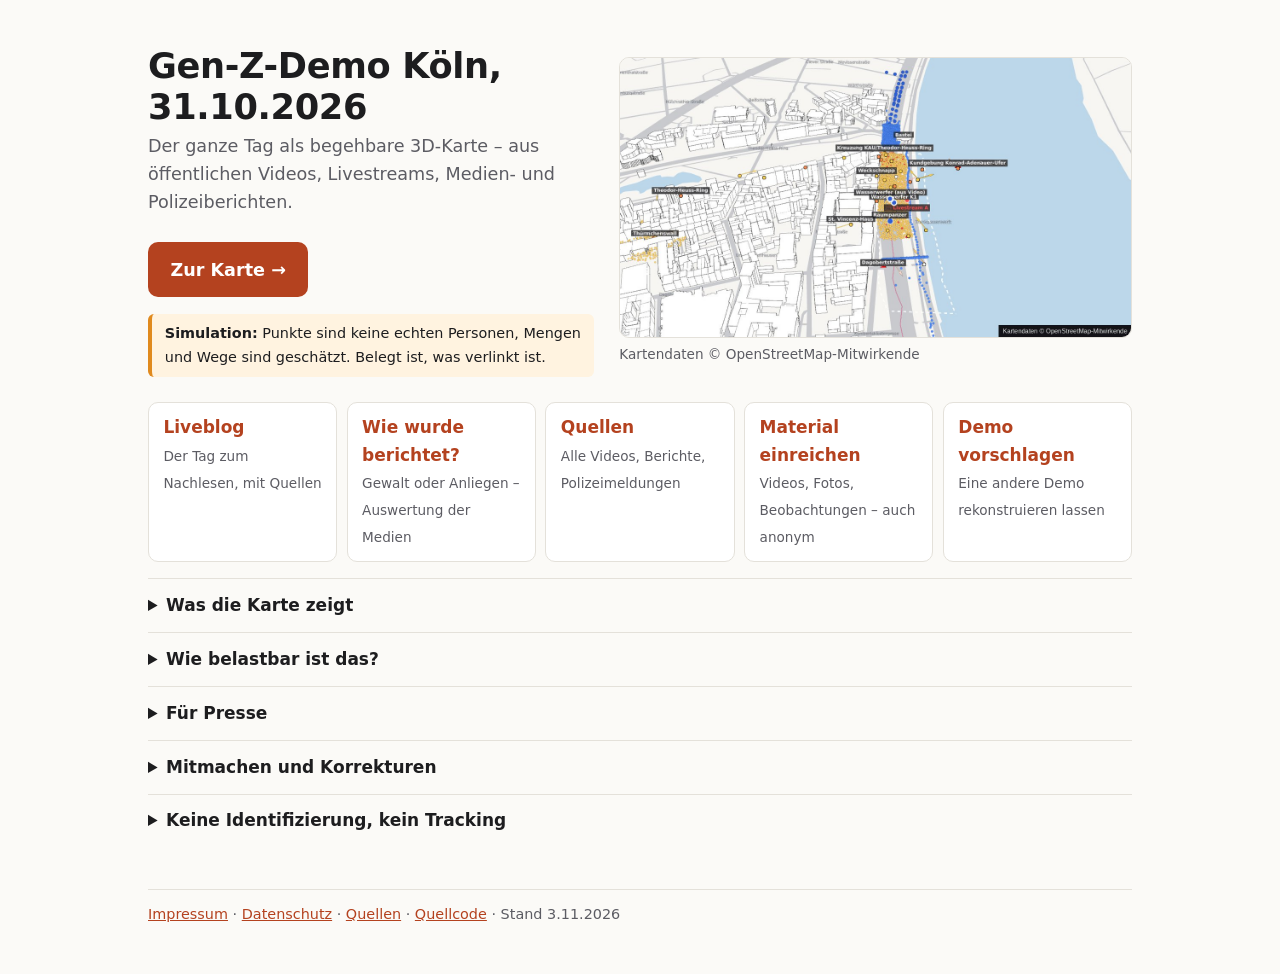
<file: seite/index.html>
<!doctype html>
<html lang="de">
<head>
<meta charset="utf-8">
<meta property="og:type" content="website">
<meta property="og:site_name" content="Protest-Watch">
<meta property="og:locale" content="de_DE">
<meta property="og:title" content="Protest-Watch – Gen-Z-Demo Köln, 31.10.2026">
<meta property="og:description" content="Die Demo als begehbare 3D-Karte mit Zeitachse, zusammengesetzt aus öffentlichen Videos, Livestreams und Medienberichten. Mengen sind simuliert.">
<meta property="og:url" content="https://protest-watch.org/">
<meta property="og:image" content="https://protest-watch.org/teilen.jpg?v=3">
<meta property="og:image:width" content="1200">
<meta property="og:image:height" content="630">
<meta property="og:image:alt" content="Ausschnitt der 3D-Karte am Kölner Rheinufer mit simulierten Punkten für Menge und Polizei, daneben der Titel Gen-Z-Demo Köln, 31. Oktober 2026">
<meta name="twitter:card" content="summary_large_image">
<meta name="viewport" content="width=device-width, initial-scale=1">
<meta http-equiv="Content-Security-Policy" content="default-src 'self'; img-src 'self'; style-src 'self' 'unsafe-inline'; script-src 'self'; base-uri 'none'; form-action 'none'">
<title>Protest-Watch – Gen-Z-Demo Köln, 31.10.2026</title>
<meta name="description" content="Begehbare 3D-Rekonstruktion der Gen-Z-Demo in Köln am 31. Oktober 2026 aus öffentlichen Videos, Livestreams und Medienberichten.">
<script src="weiterleitung.js"></script>
<style>
  :root { --text: #1d1d1f; --leise: #5c5c63; --grund: #fbfaf7; --karte: #ffffff; --linie: #e4e1da;
          --akzent: #b4421f; --warn-grund: #fff3e0; --warn-rand: #e08a1e; color-scheme: light dark; }
  @media (prefers-color-scheme: dark) {
    :root { --text: #ecebe8; --leise: #a4a3a0; --grund: #151517; --karte: #1e1e21; --linie: #333338;
            --akzent: #f08a63; --warn-grund: #3a2a12; --warn-rand: #ffb347; }
  }
  * { box-sizing: border-box; }
  body { margin: 0; background: var(--grund); color: var(--text);
         font: 17px/1.6 system-ui, -apple-system, "Segoe UI", Roboto, sans-serif; }
  main { max-width: 46rem; margin: 0 auto; padding: 2.5rem 1.25rem 3rem; }
  h1 { font-size: 2.2rem; line-height: 1.15; margin: 0 0 .3rem; letter-spacing: -.01em; }
  h2 { font-size: 1.2rem; margin: 2.2rem 0 .5rem; }
  .unterzeile { color: var(--leise); margin: 0 0 1.6rem; font-size: 1.1rem; }
  .los { display: inline-block; background: var(--akzent); color: #fff; font-weight: 650; text-decoration: none;
         padding: .85rem 1.4rem; border-radius: 10px; font-size: 1.1rem; }
  .los:hover { filter: brightness(1.08); }
  .klein { font-size: .9rem; color: var(--leise); }
  .warnung { background: var(--warn-grund); border: 1px solid var(--warn-rand); border-left-width: 6px; border-radius: 10px;
             padding: .9rem 1.1rem; margin: 1.6rem 0; }
  .warnung b:first-child { display: block; margin-bottom: .2rem; }
  figure { margin: 1.8rem 0; }
  figure img { width: 100%; height: auto; border-radius: 10px; border: 1px solid var(--linie); display: block; }
  figcaption { font-size: .85rem; color: var(--leise); margin-top: .4rem; }
  ul { padding-left: 1.2rem; } li { margin: .3rem 0; }
  a { color: var(--akzent); }
  .karten { display: grid; grid-template-columns: repeat(auto-fit, minmax(13rem, 1fr)); gap: .8rem; margin: .6rem 0; }
  .karten div { background: var(--karte); border: 1px solid var(--linie); border-radius: 10px; padding: .8rem 1rem; }
  .karten b { display: block; margin-bottom: .2rem; }
  footer { margin-top: 2.6rem; border-top: 1px solid var(--linie); padding-top: .8rem; font-size: .9rem; color: var(--leise); }
  .oben { display: grid; grid-template-columns: 1fr 1.15fr; gap: 1.6rem; align-items: center; margin-top: .4rem; }
  .oben figure { margin: 0; }
  @media (max-width: 760px) { .oben { grid-template-columns: 1fr; gap: 1rem; } .oben figure { order: -1; } h1 { font-size: 1.8rem; } }
  main.breit { max-width: 64rem; }
  .hinweis-kurz { font-size: .9rem; background: var(--warn-grund); border-left: 4px solid var(--warn-rand); padding: .5rem .8rem;
                  border-radius: 6px; margin: 1rem 0 0; }
  .wege { display: grid; grid-template-columns: repeat(auto-fit, minmax(11rem, 1fr)); gap: .6rem; margin: 1.6rem 0 1rem; }
  .wege a { display: block; background: var(--karte); border: 1px solid var(--linie); border-radius: 10px; padding: .7rem .9rem;
            text-decoration: none; color: var(--text); }
  .wege a:hover { border-color: var(--akzent); }
  .wege b { display: block; color: var(--akzent); }
  .wege span { font-size: .85rem; color: var(--leise); }
  details { border-top: 1px solid var(--linie); padding: .5rem 0; }
  details summary { cursor: pointer; font-weight: 600; padding: .3rem 0; }
  details[open] summary { margin-bottom: .4rem; }
</style>
</head>
<body>
<main class="breit">
  <div class="oben">
    <div>
      <h1>Gen-Z-Demo Köln, 31.10.2026</h1>
      <p class="unterzeile">Der ganze Tag als begehbare 3D-Karte – aus öffentlichen Videos, Livestreams, Medien- und Polizeiberichten.</p>
      <p><a class="los" href="/karte/">Zur Karte →</a></p>
      <p class="hinweis-kurz"><b>Simulation:</b> Punkte sind keine echten Personen, Mengen und Wege sind geschätzt. Belegt ist, was verlinkt ist.</p>
    </div>
    <figure>
      <a href="/karte/"><img src="vorschau.jpg" width="1200" height="654"
        alt="Ausschnitt der Karte um 16:49 Uhr: weiße 3D-Gebäude am Rheinufer zwischen Bastei und Dagobertstraße, gelbe Punkte für die geschätzte Menge, blaue für Polizei und Fahrzeuge"></a>
      <figcaption>Kartendaten © OpenStreetMap-Mitwirkende</figcaption>
    </figure>
  </div>

  <nav class="wege" aria-label="Weitere Seiten">
    <a href="/liveblog/"><b>Liveblog</b><span>Der Tag zum Nachlesen, mit Quellen</span></a>
    
    <a href="/berichterstattung/"><b>Wie wurde berichtet?</b><span>Gewalt oder Anliegen – Auswertung der Medien</span></a>
    
    <a href="/quellen/"><b>Quellen</b><span>Alle Videos, Berichte, Polizeimeldungen</span></a>
    <a href="/einreichen/"><b>Material einreichen</b><span>Videos, Fotos, Beobachtungen – auch anonym</span></a>
        <a href="/vorschlagen/"><b>Demo vorschlagen</b><span>Eine andere Demo rekonstruieren lassen</span></a>
      </nav>

  <details><summary>Was die Karte zeigt</summary>
  <div class="karten">
    <div><b>Ereignisse</b>Was wann wo passiert ist, laut Medien und Polizei – jeweils mit Quelle und Datum.</div>
    <div><b>Videos am Ort</b>Wo eine Aufnahme entstand und wohin die Kamera zeigte. Das Original lädt erst nach einem Klick.</div>
    <div><b>Livestreams</b>Die Wege von vier Livestreams, Minute für Minute; Stream und Zeitachse laufen gemeinsam.</div>
    <div><b>Menge und Polizei</b>Geschätzte Zahlen als simulierte Punkte oder als Dichte, die in Videobildern gezählt wurde, und als Verlauf über den Tag.</div>
  </div>

  </details>
  <details><summary>Wie belastbar ist das?</summary>
  <ul>
    <li>Jede Angabe aus Medien oder von der Polizei ist verlinkt. Vorwürfe stehen nur mit Quelle da und sind als
      unbestätigt gekennzeichnet.</li>
    <li>Jeder verortete Ort und jede Uhrzeit hat eine Sicherheitsangabe (hoch, mittel, niedrig) mit Begründung.</li>
    <li>Die Mengen sind eine Simulation: Sie verteilen geschätzte Zahlen auf die Flächen, auf denen Videos und
      Berichte Menschen zeigen. Eine offizielle Gesamtzahl der Polizeikräfte gibt es nicht.</li>
    <li>Alle verwendeten Videos, Berichte und Polizeimeldungen stehen in der <a href="/quellen/">Quellenliste</a>, der Ablauf
      zum Nachlesen im <a href="/liveblog/">rekonstruierten Liveblog</a>.</li>
    <li>Daten und Methode sind offen: <a href="https://github.com/oswaltx/protest-watch">Quellcode und Daten auf GitHub</a>.</li>
  </ul>

  </details>
  <details><summary>Für Presse</summary>
  <ul>
    <li><b>Zitieren und Screenshots</b> gern, mit „Rekonstruktion: Protest-Watch, protest-watch.org;
      Kartendaten © OpenStreetMap-Mitwirkende“ und dem Hinweis, dass Mengen und Wege geschätzt sind.</li>
    <li><b>Belegt</b> ist, was in der Karte mit Quelle verlinkt oder aus Videos verortet ist; <b>geschätzt</b> sind
      Mengen, Polizeistärken und Wege ohne Video-Beleg. Alle Quellen stehen in der <a href="/quellen/">Quellenliste</a>.</li>
    <li>Einen bestimmten Moment teilen: in der Karte unter „Mehr“ → „🔗 Link zu diesem Moment“.</li>
    <li>Rückfragen und Korrekturen: protest-watch@pm.me</li>
  </ul>

  </details>
  <details><summary>Mitmachen und Korrekturen</summary>
  <ul>
    <li><b>Videos, Fotos, Beobachtungen</b> – auch anonym: <a href="https://protest-watch.org/einreichen/">Material einreichen</a>.</li>
    <li><b>Öffentliche Quellen und Korrekturen</b> mit GitHub-Konto:
      <a href="https://github.com/oswaltx/protest-watch/issues/new/choose">Issue öffnen</a>. Issues sind öffentlich –
      nur Links zu schon öffentlichem Material, keine eigenen Dateien mit erkennbaren Personen.</li>
    <li><b>Fehler, Ergänzungen, Entfernen-Wünsche:</b> in der Karte über „⚑ Melden“ – Uhrzeit und Ort gehen
      automatisch mit – oder per Mail an protest-watch@pm.me. Ich prüfe innerhalb von 3 Tagen.</li>
  </ul>

  </details>
  <details><summary>Keine Identifizierung, kein Tracking</summary>
  <p>Die Karte identifiziert niemanden, weder Demonstrierende noch Polizeikräfte. Livestreams erscheinen pseudonym,
    kleine private Konten ohne Namen, eingesandtes Material wird nicht gezeigt. Die Seite setzt keine Cookies,
    lädt nichts von fremden Servern, solange du kein Video anklickst, und zählt Besuche nur anonym als Tagessummen.</p>

  </details>

  <footer>
    <a href="/datenschutz.html#impressum">Impressum</a> · <a href="/datenschutz.html">Datenschutz</a> ·
    <a href="/quellen/">Quellen</a> · <a href="https://github.com/oswaltx/protest-watch">Quellcode</a> · Stand 3.11.2026
  </footer>
</main>
</body>
</html>
</file>
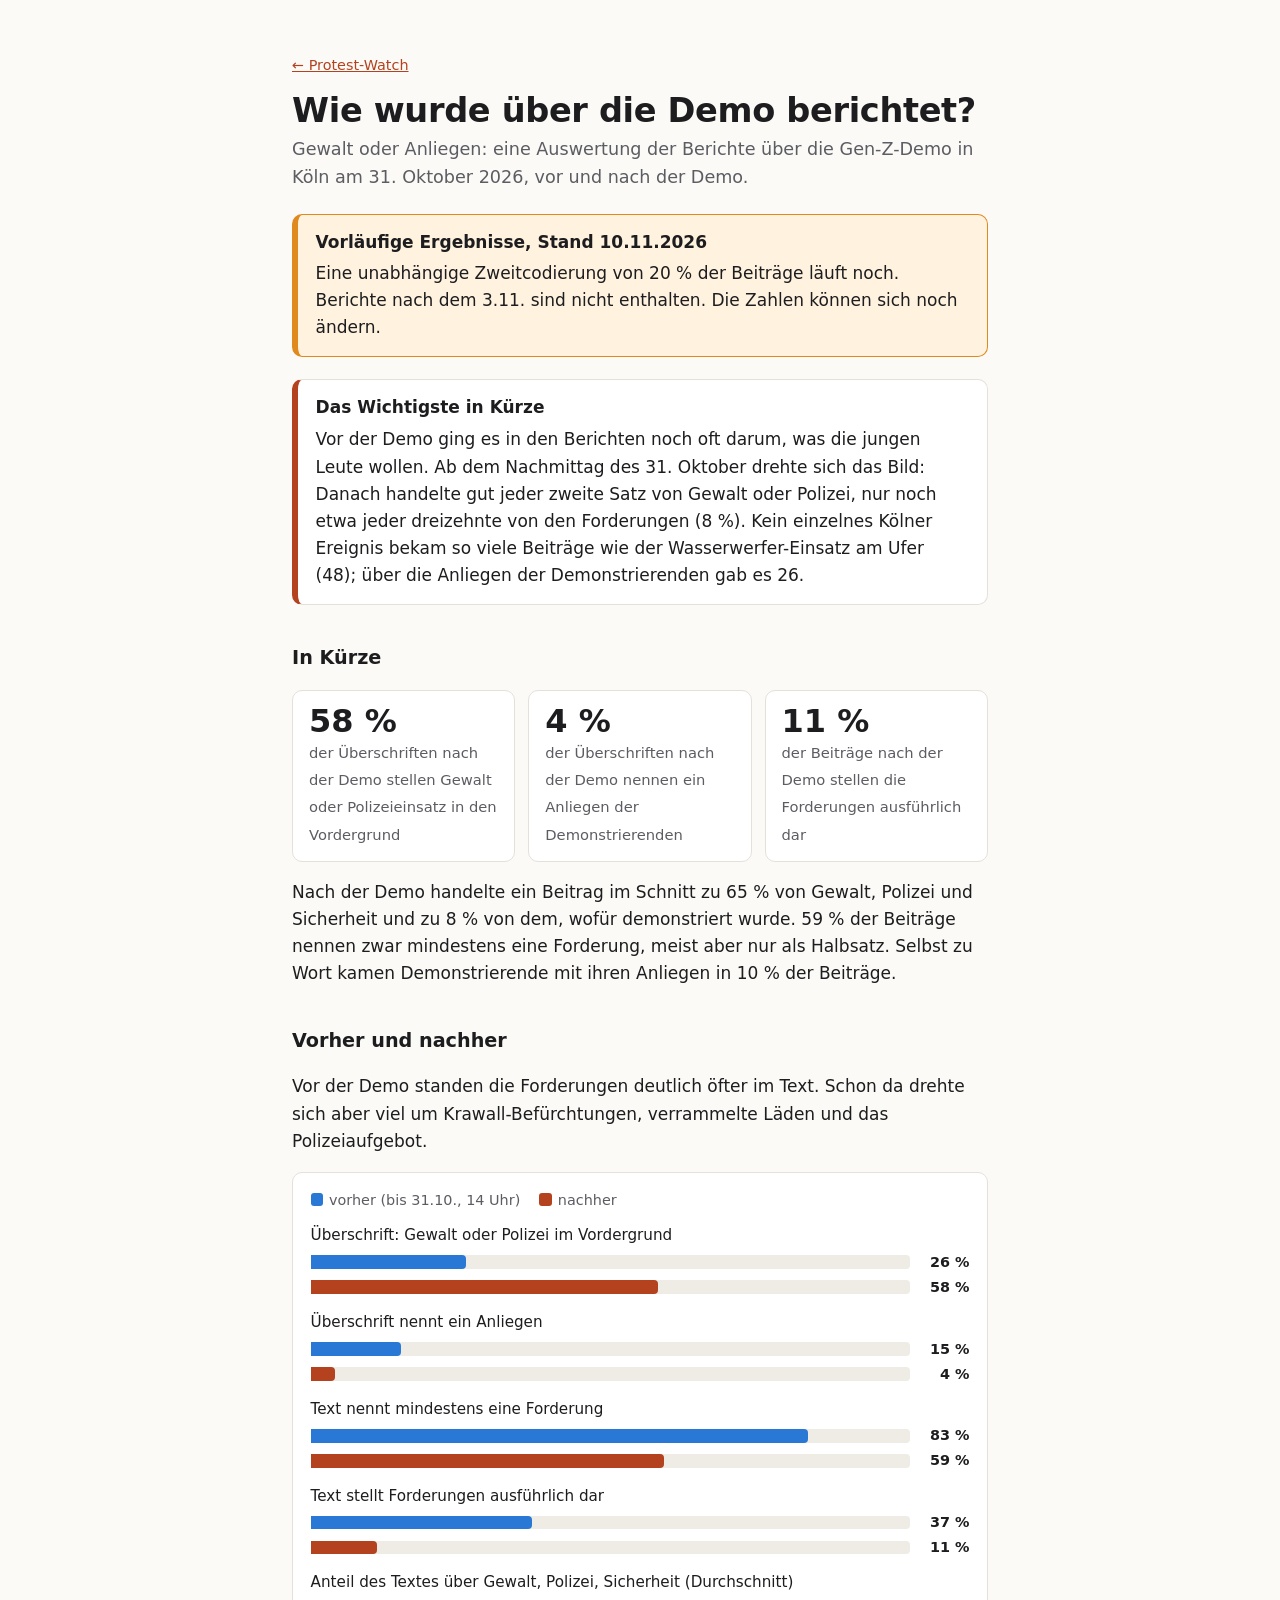
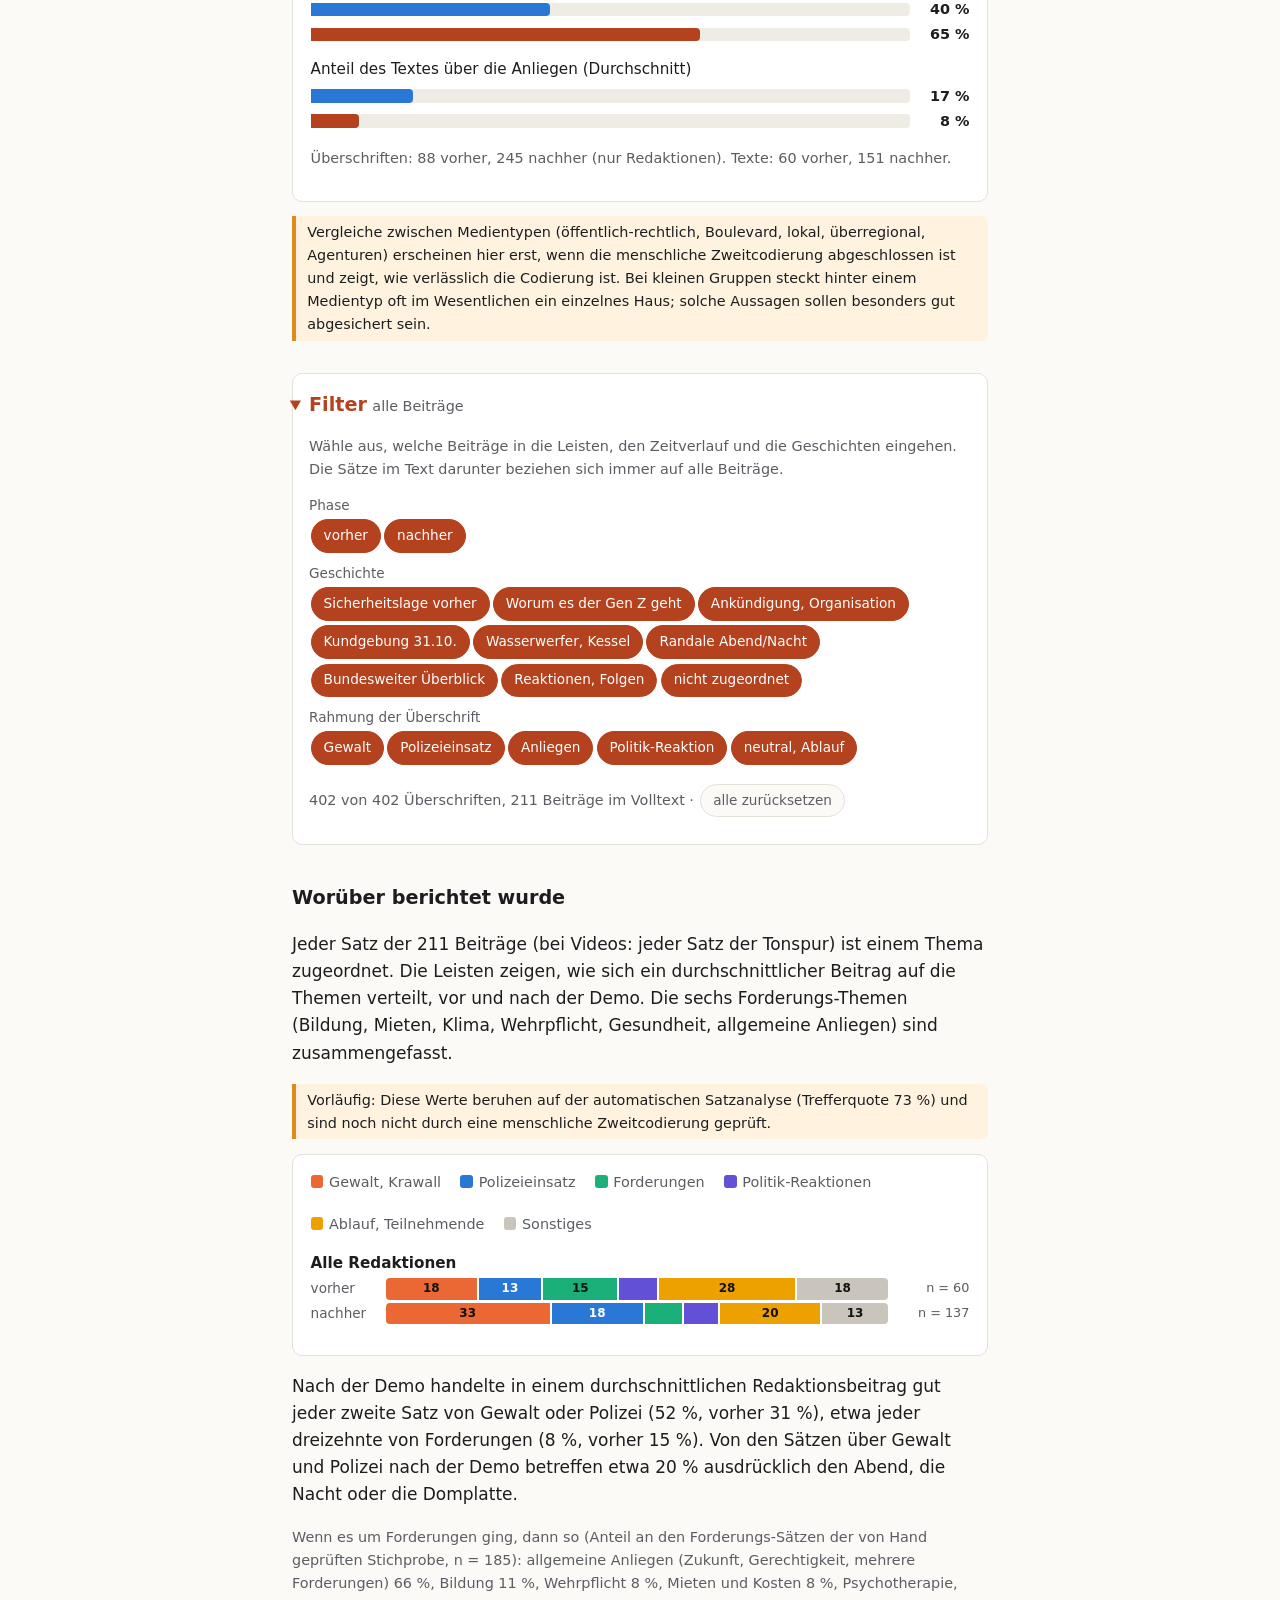
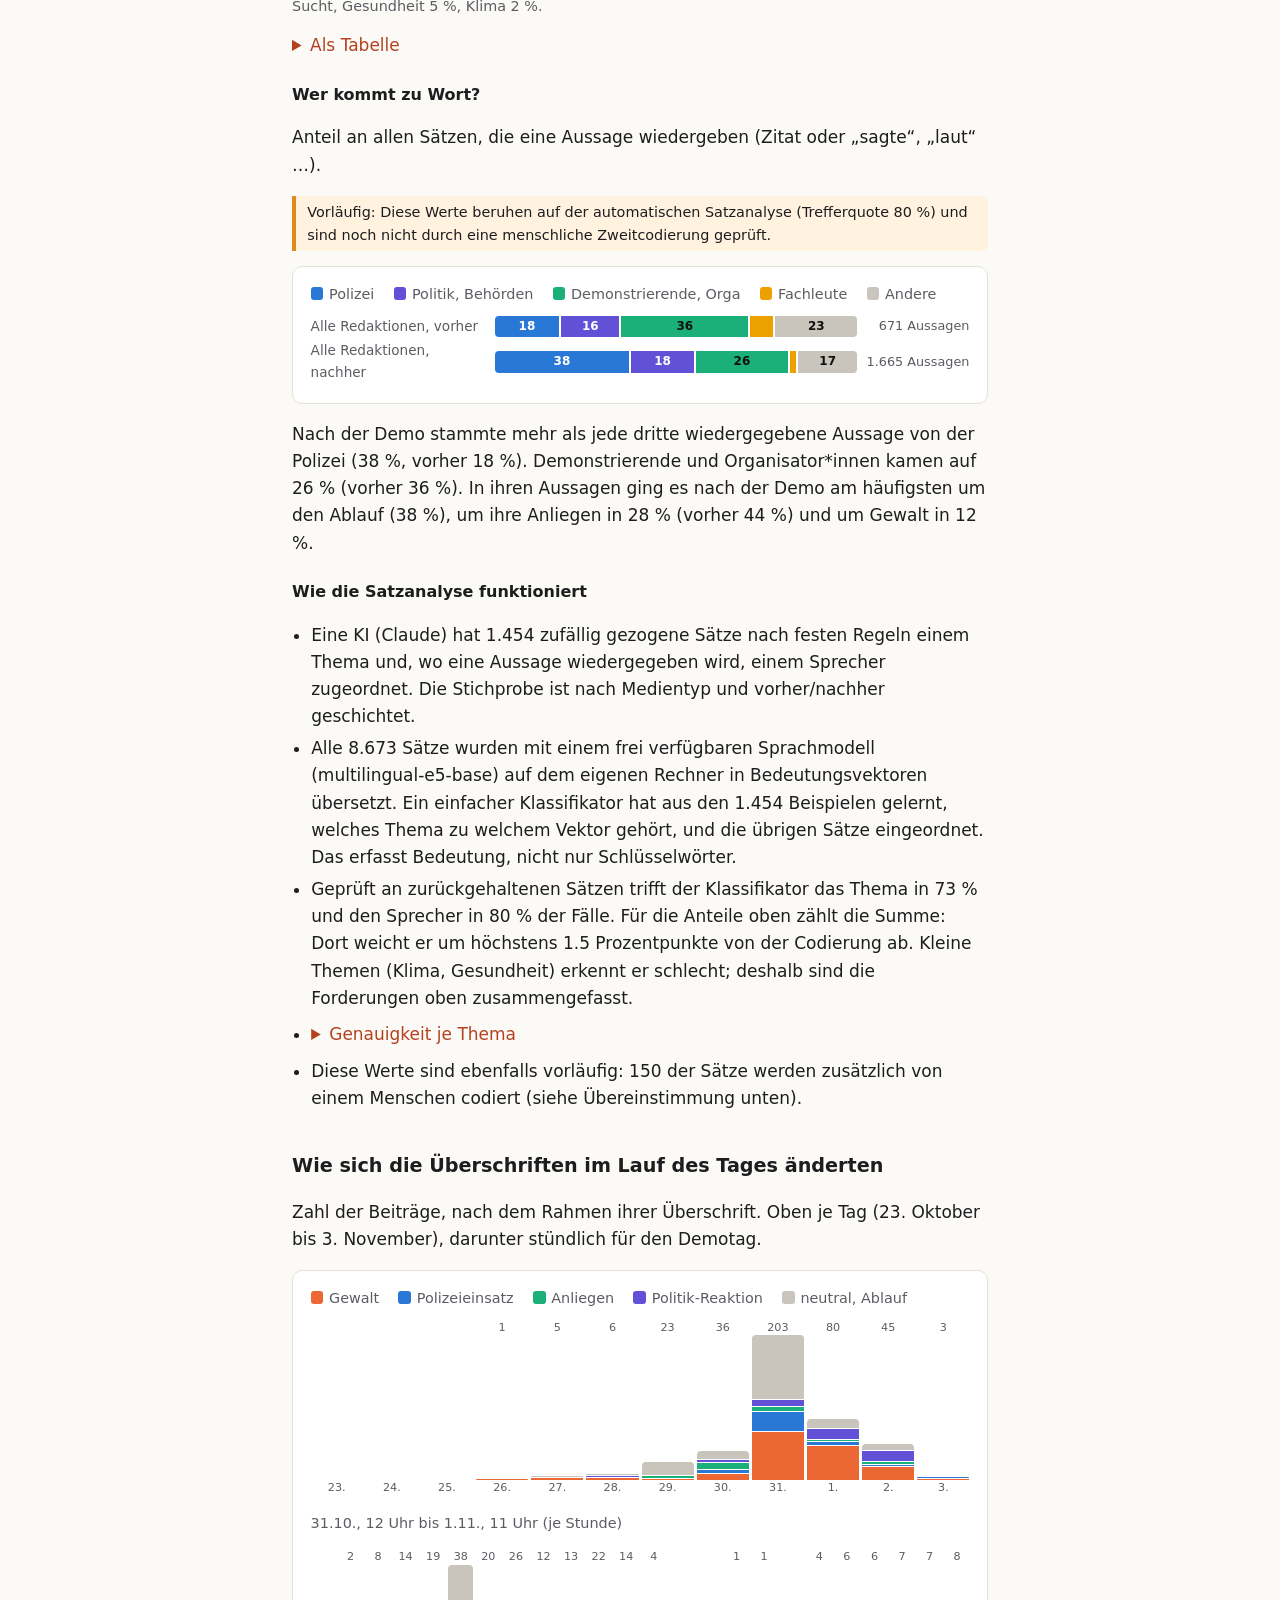
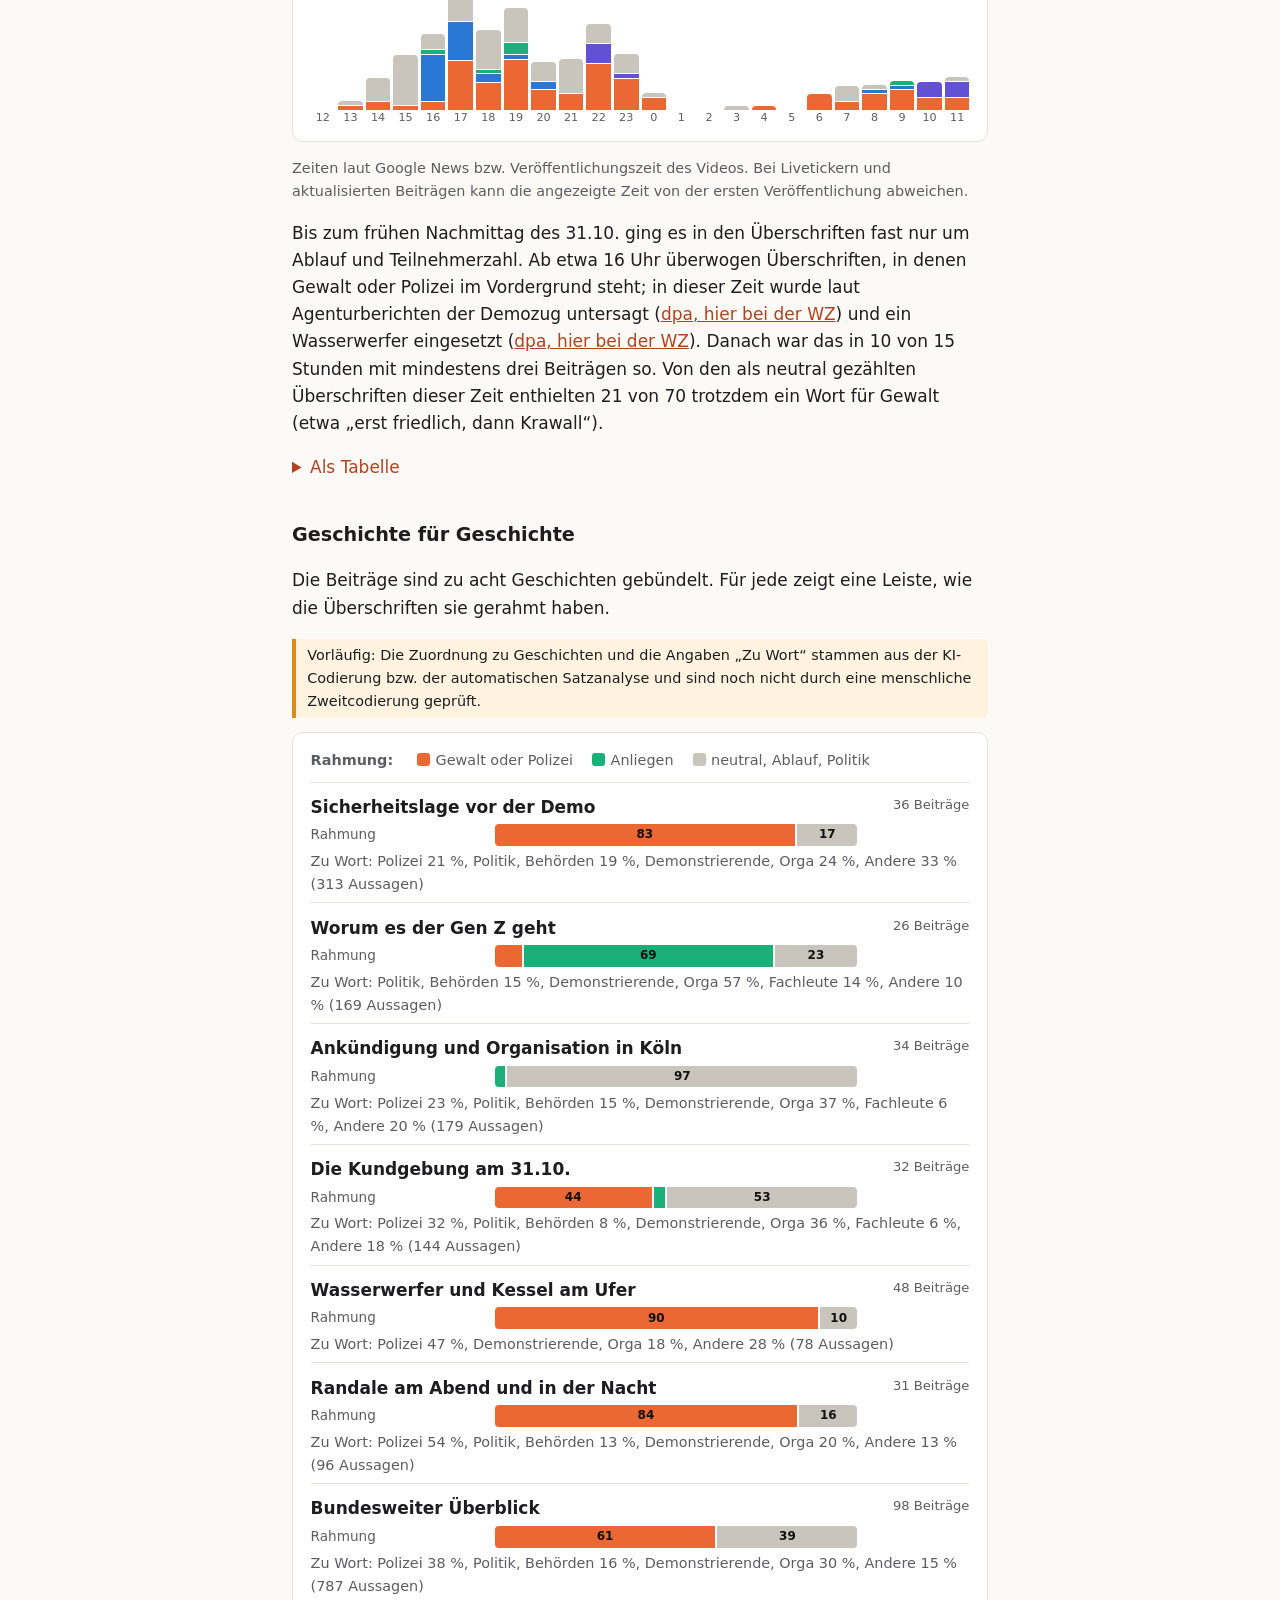
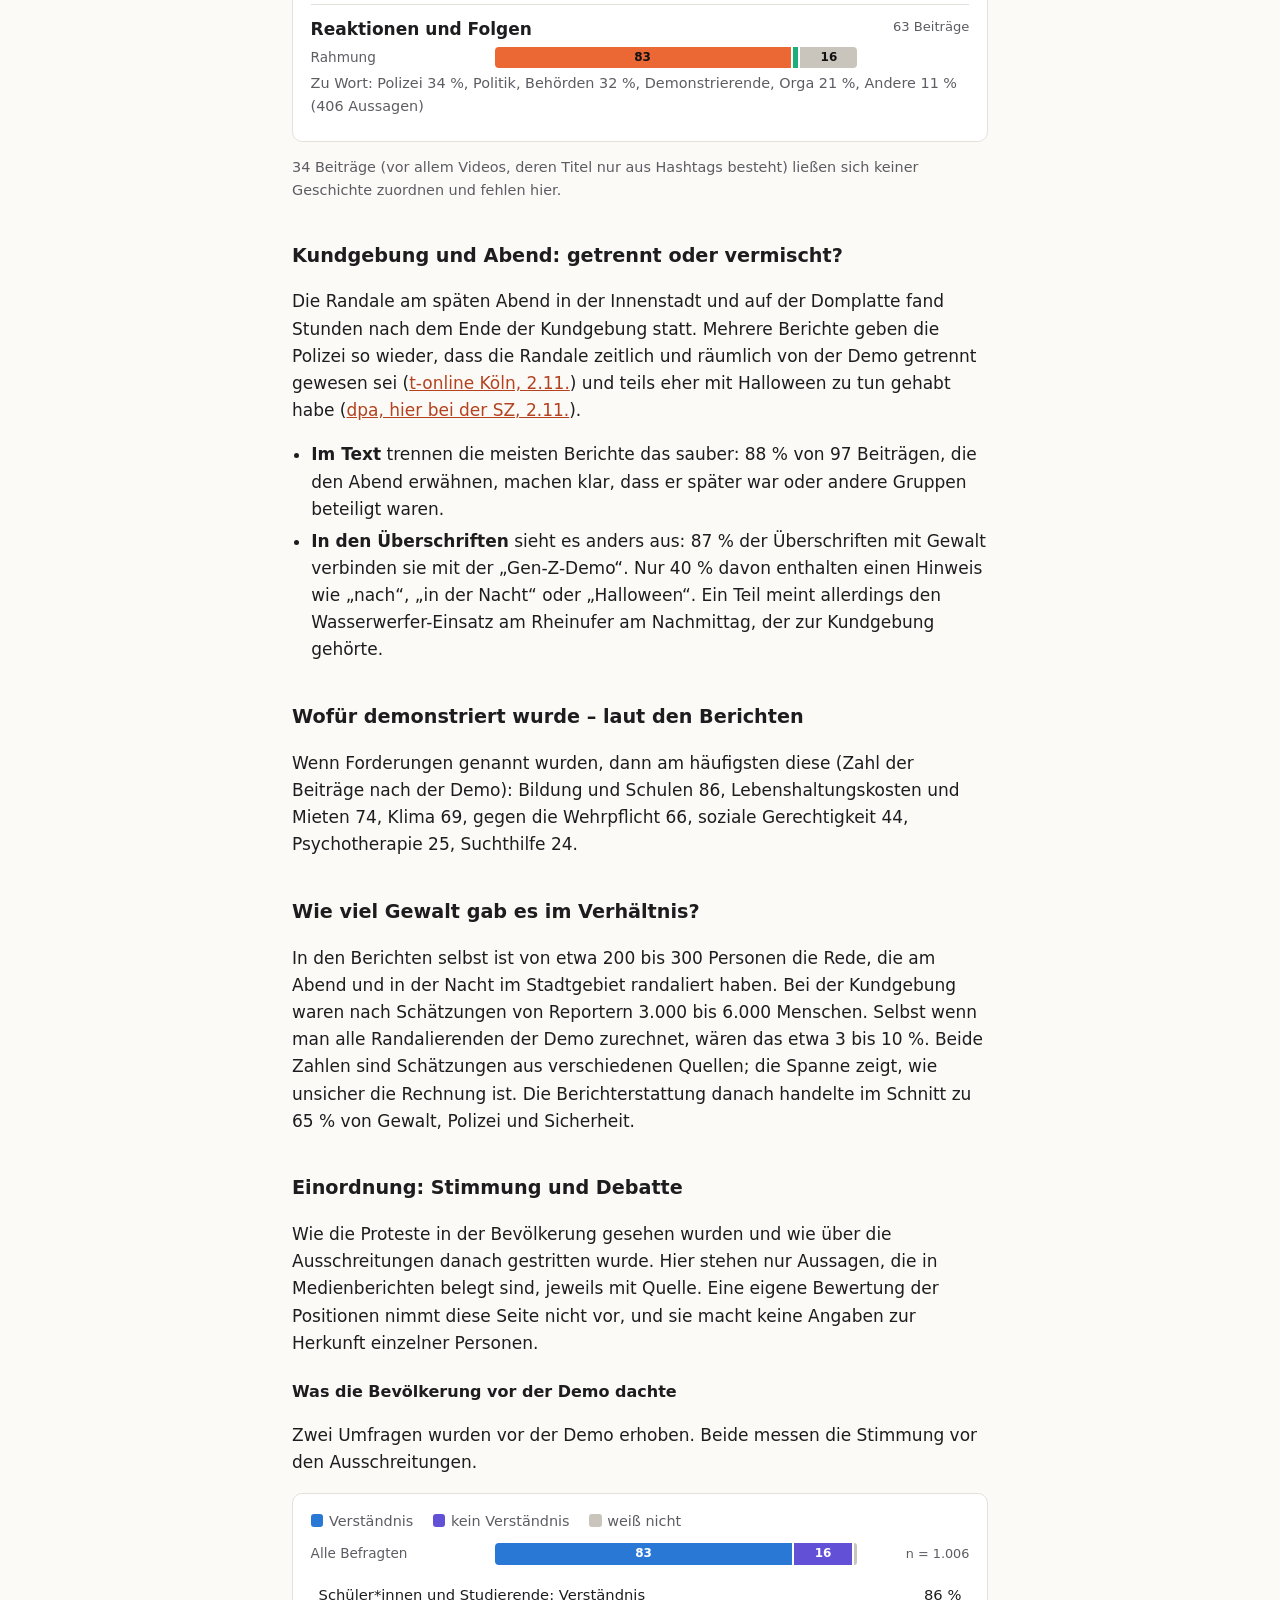
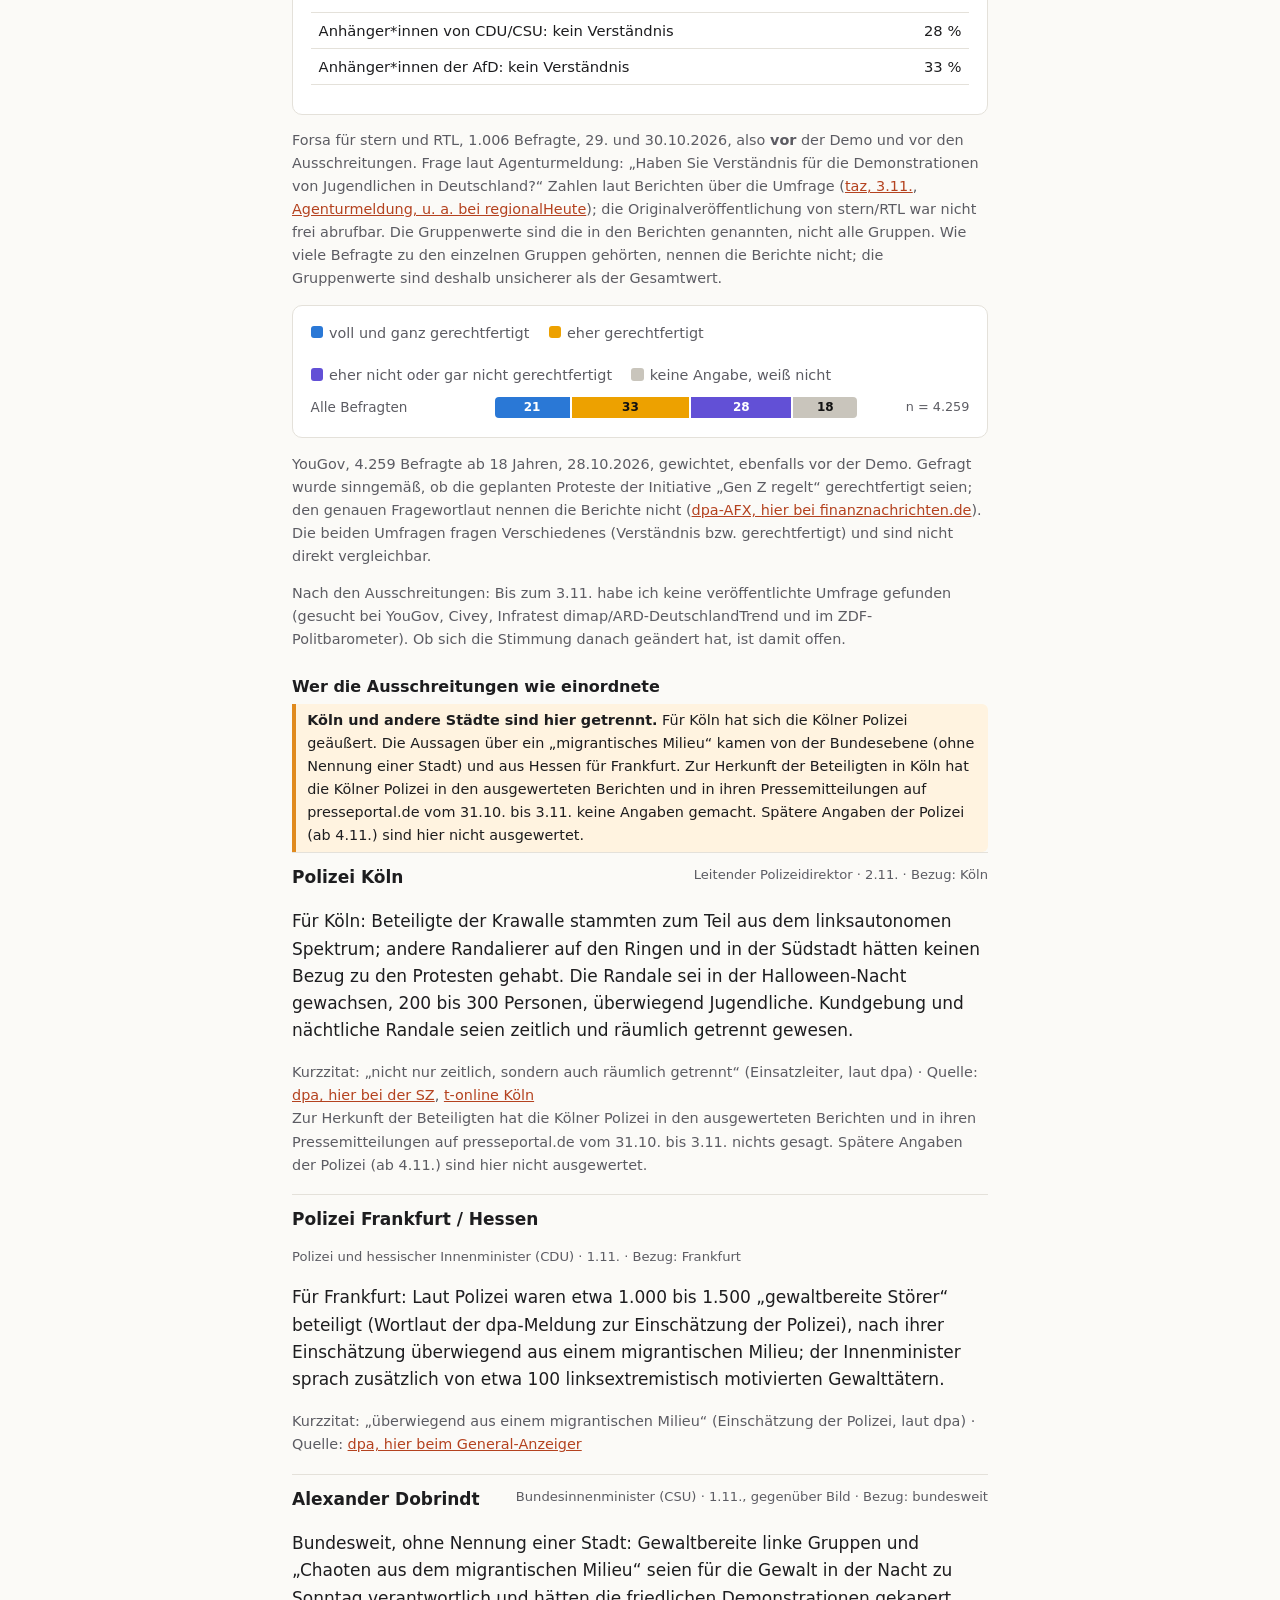
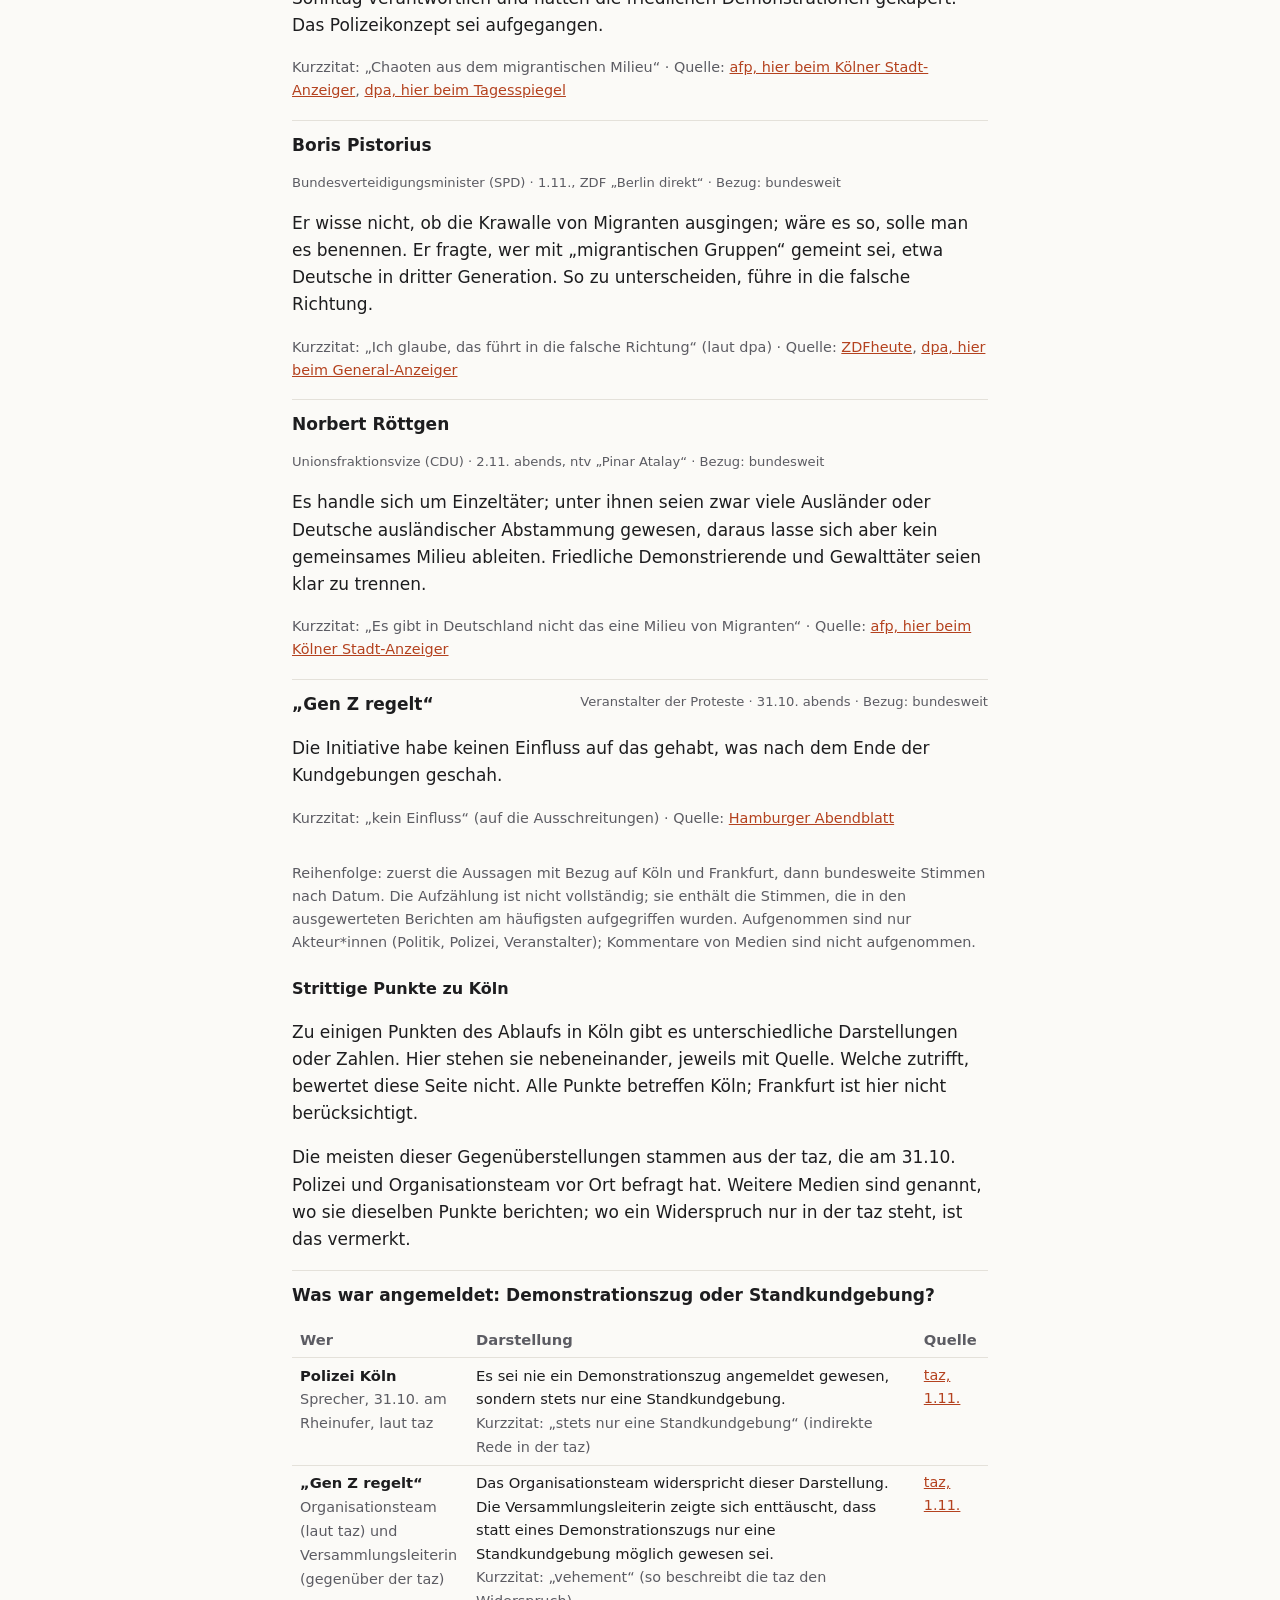
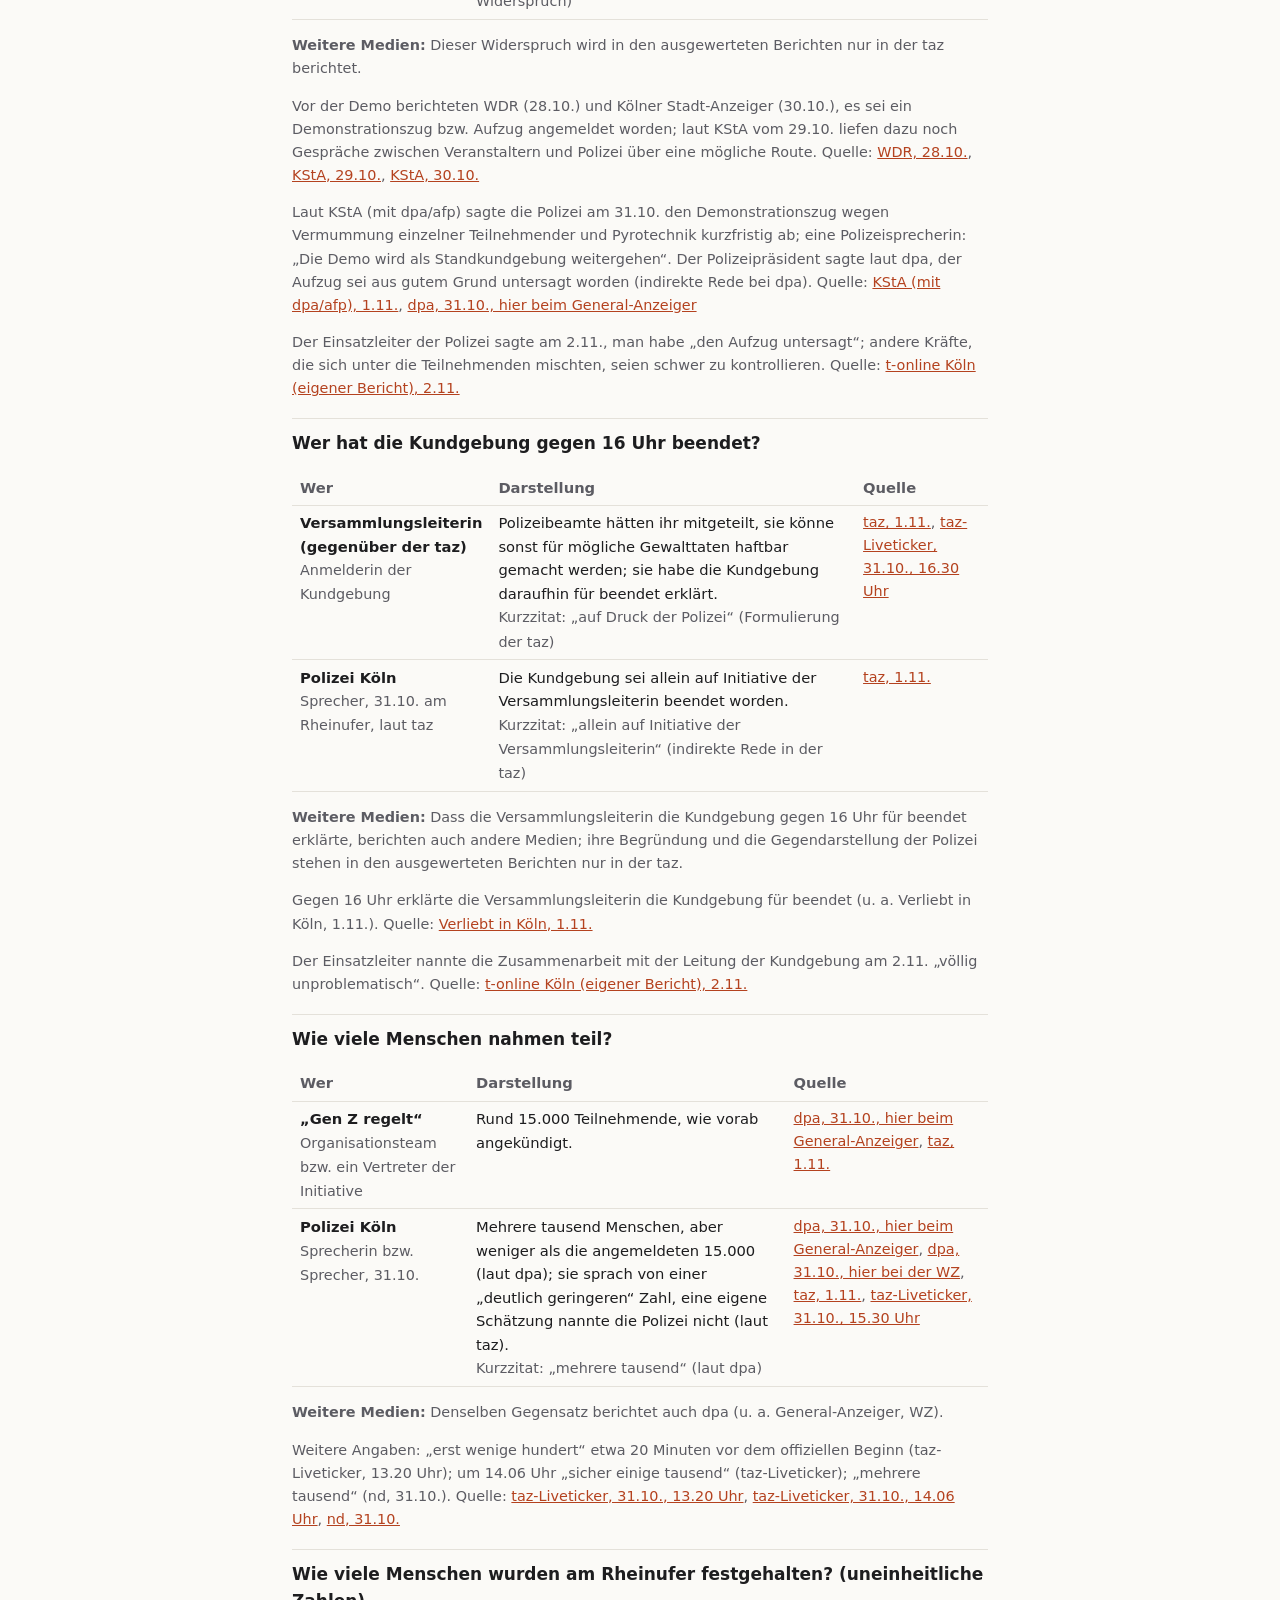
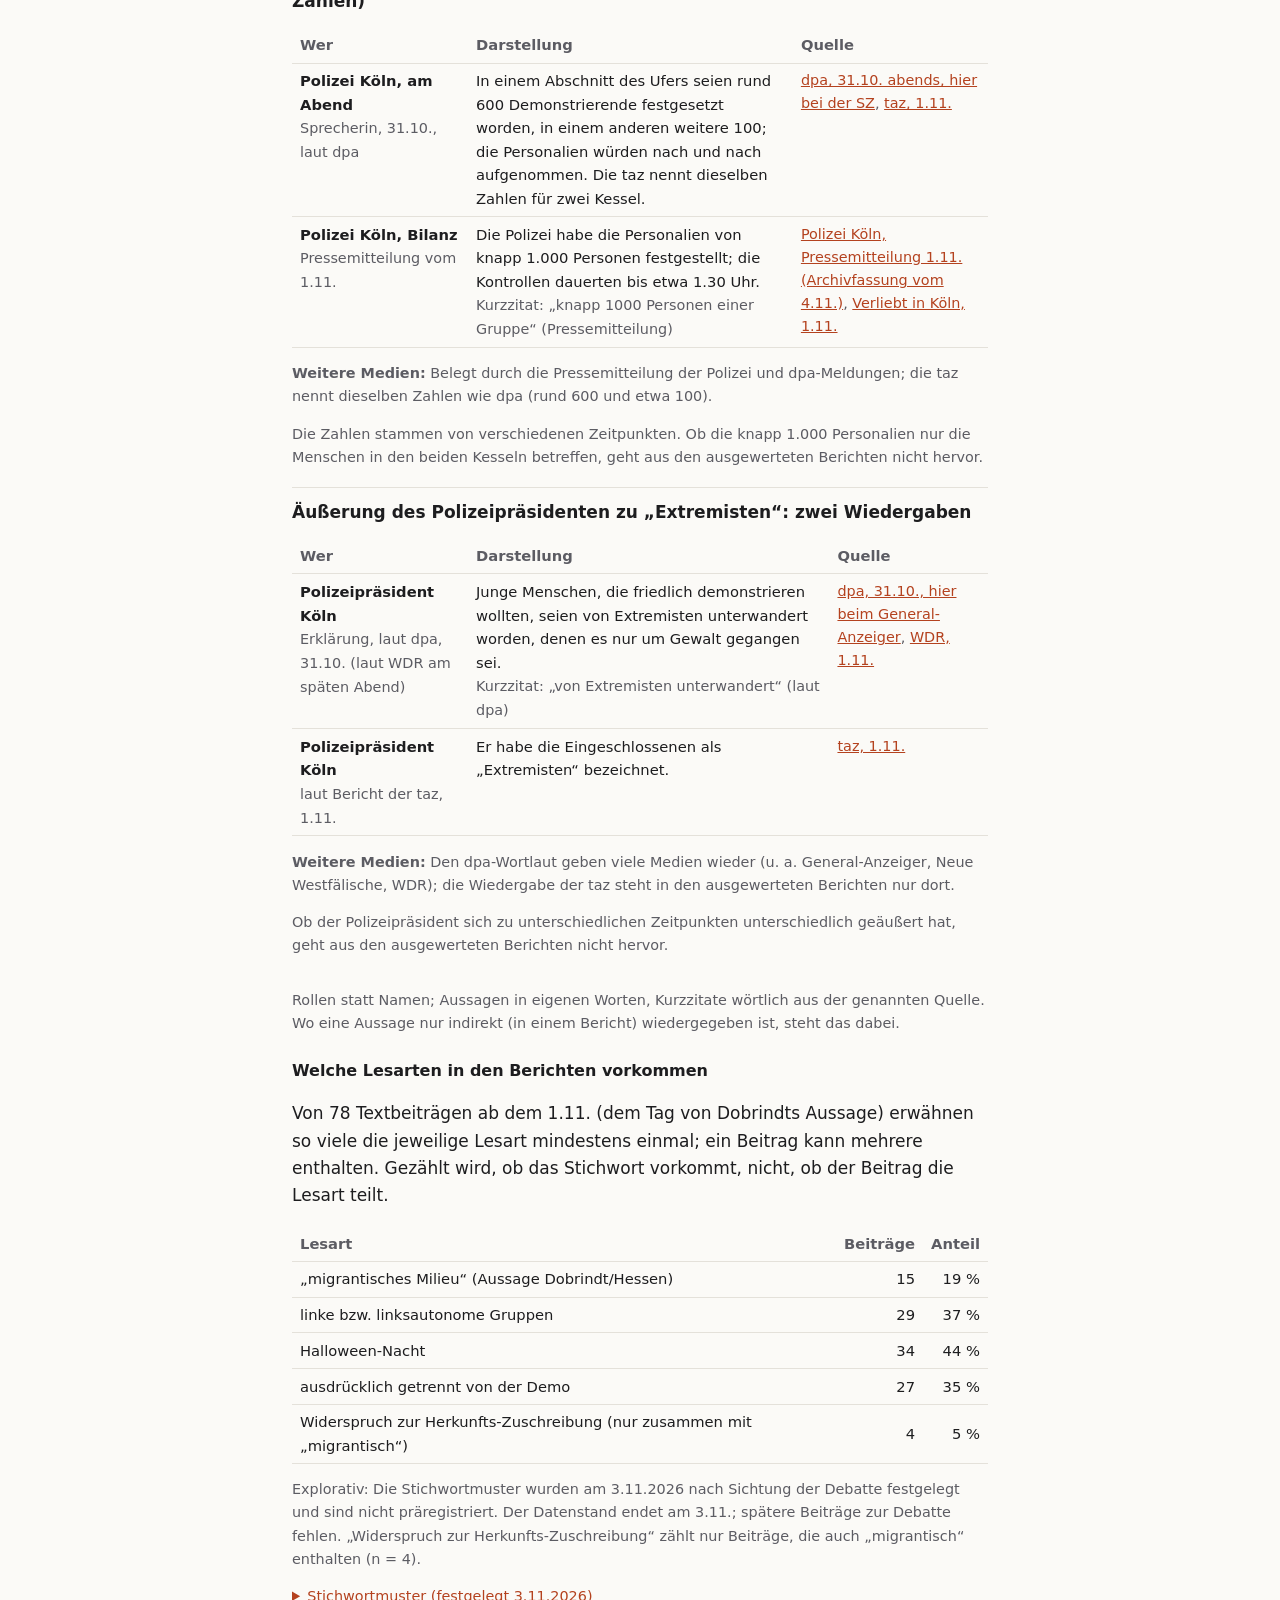
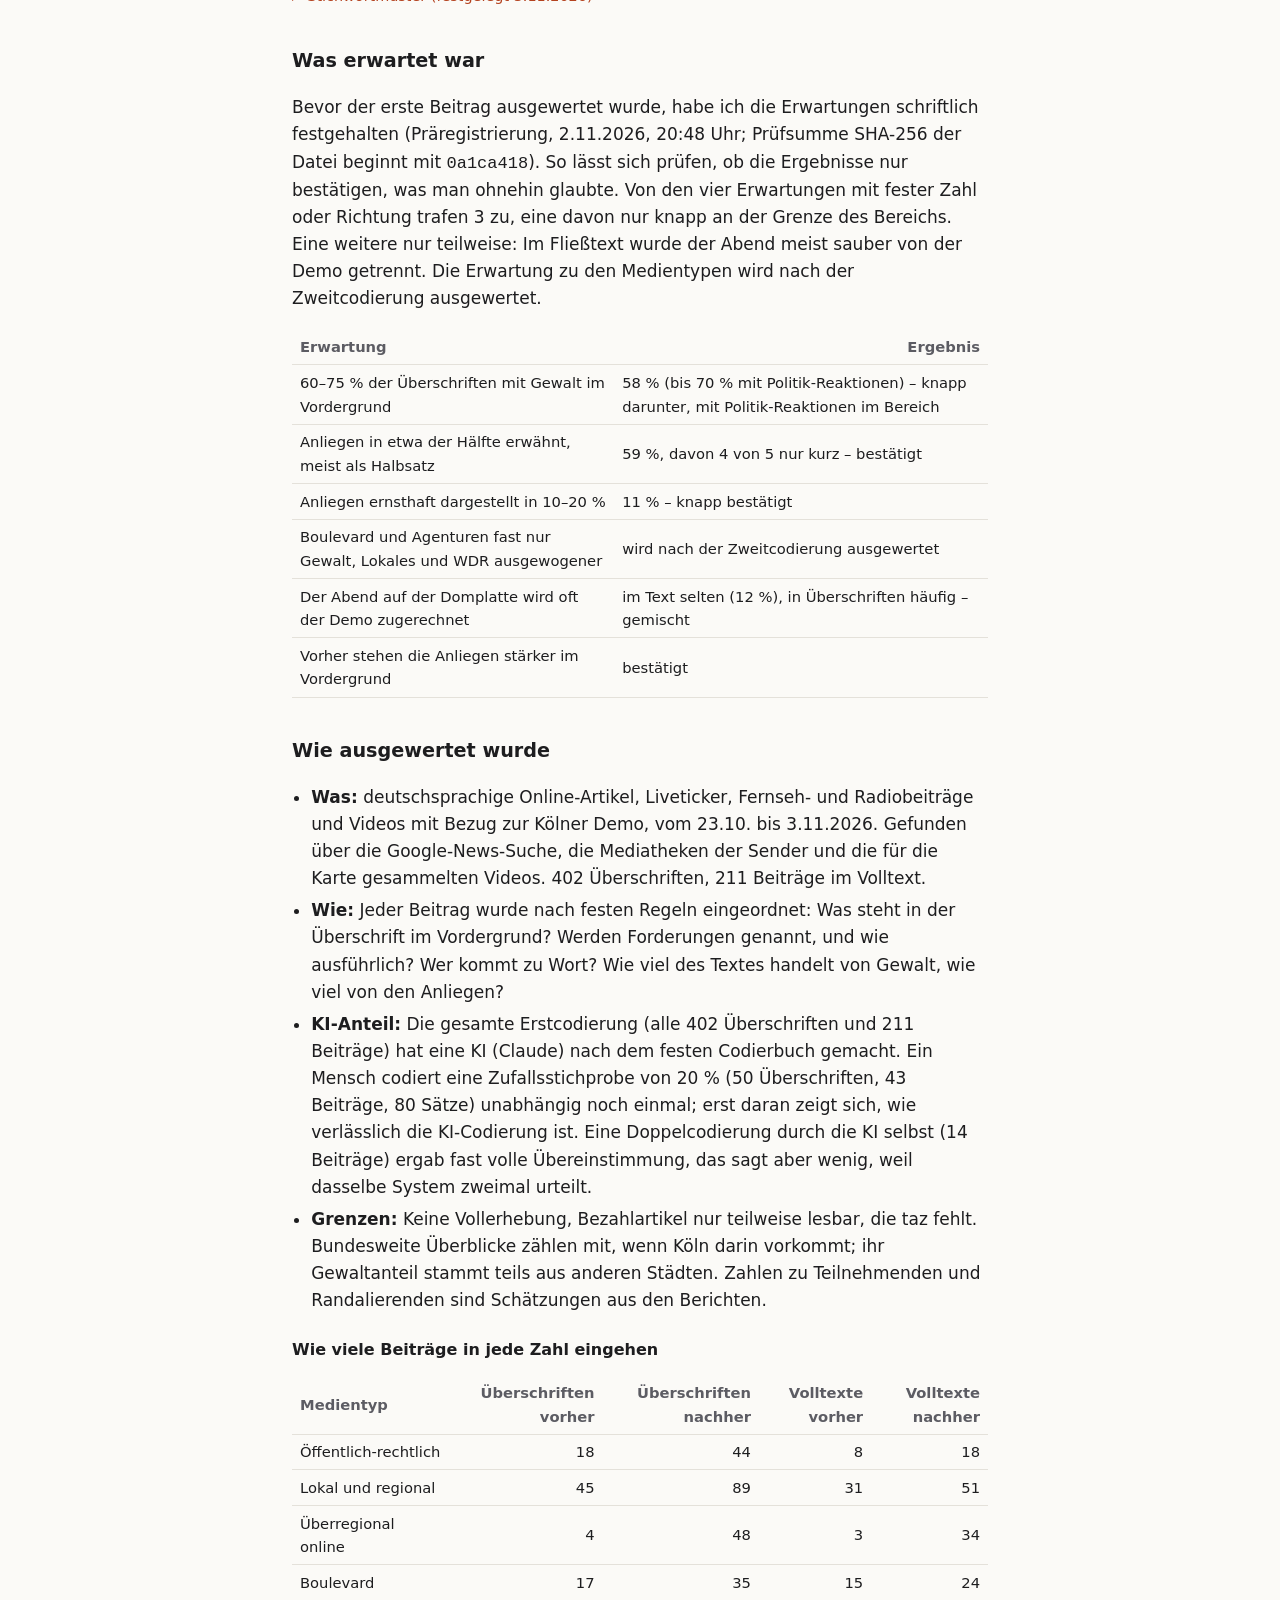
<file: seite/berichterstattung/index.html>
<!doctype html>
<html lang="de">
<head>
<meta charset="utf-8">
<meta property="og:type" content="article">
<meta property="og:site_name" content="Protest-Watch">
<meta property="og:locale" content="de_DE">
<meta property="og:title" content="Wie wurde über die Gen-Z-Demo in Köln berichtet?">
<meta property="og:description" content="Auswertung von 305 Überschriften und 173 Beiträgen: Wie viel Gewalt, wie viel Anliegen – vor und nach der Demo am 31.10.2026.">
<meta property="og:url" content="https://protest-watch.org/berichterstattung/">
<meta property="og:image" content="https://protest-watch.org/teilen.jpg?v=3">
<meta name="twitter:card" content="summary_large_image">
<meta name="viewport" content="width=device-width, initial-scale=1">
<meta http-equiv="Content-Security-Policy" content="default-src 'self'; img-src 'self'; style-src 'self' 'unsafe-inline'; script-src 'self'; base-uri 'none'; form-action 'none'">
<title>Wie wurde berichtet? – Protest-Watch</title>
<meta name="description" content="Medienanalyse zur Gen-Z-Demo in Köln am 31. Oktober 2026: Überschriften, Anteile von Gewalt und Anliegen, Unterschiede nach Medientyp, vorher und nachher.">
<style>
  :root { --text: #1d1d1f; --leise: #5c5c63; --grund: #fbfaf7; --karte: #ffffff; --linie: #e4e1da;
          --akzent: #b4421f; --warn-grund: #fff3e0; --warn-rand: #e08a1e;
          --vorher: #2a78d6; --nachher: #b4421f; --spur: #efece6;
          --f0: #c9c5bc; --f1: #eb6834; --f2: #2a78d6; --f3: #1baf7a; --f4: #6250d6; --f5: #eda100; --auf: #fff;
          color-scheme: light dark; }
  @media (prefers-color-scheme: dark) {
    :root { --text: #ecebe8; --leise: #a4a3a0; --grund: #151517; --karte: #1e1e21; --linie: #333338;
            --akzent: #f08a63; --warn-grund: #3a2a12; --warn-rand: #ffb347;
            --vorher: #3987e5; --nachher: #d95926; --spur: #2a2a2e;
            --f0: #4a4a50; --f1: #d95926; --f2: #3987e5; --f3: #199e70; --f4: #9085e9; --f5: #c98500; --auf: #fff; }
  }
  * { box-sizing: border-box; }
  body { margin: 0; background: var(--grund); color: var(--text);
         font: 17px/1.6 system-ui, -apple-system, "Segoe UI", Roboto, sans-serif; }
  main { max-width: 46rem; margin: 0 auto; padding: 2.5rem 1.25rem 3rem; }
  h1 { font-size: 2.1rem; line-height: 1.15; margin: 0 0 .3rem; letter-spacing: -.01em; }
  h2 { font-size: 1.2rem; margin: 2.4rem 0 .5rem; }
  h3 { font-size: 1rem; margin: 1.4rem 0 .3rem; }
  .unterzeile { color: var(--leise); margin: 0 0 1.4rem; font-size: 1.1rem; }
  .klein { font-size: .9rem; color: var(--leise); }
  .warnung { background: var(--warn-grund); border: 1px solid var(--warn-rand); border-left-width: 6px; border-radius: 10px;
             padding: .9rem 1.1rem; margin: 1.4rem 0; }
  .warnung b:first-child { display: block; margin-bottom: .2rem; }
  a { color: var(--akzent); }
  ul { padding-left: 1.2rem; } li { margin: .3rem 0; }
  .zahlen { display: grid; grid-template-columns: repeat(auto-fit, minmax(12rem, 1fr)); gap: .8rem; margin: 1rem 0; }
  .zahlen div { background: var(--karte); border: 1px solid var(--linie); border-radius: 10px; padding: .8rem 1rem; }
  .zahlen b { display: block; font-size: 2rem; line-height: 1.1; font-variant-numeric: tabular-nums; }
  .zahlen span { font-size: .92rem; color: var(--leise); }
  .zahlen b span { font-size: inherit; color: inherit; }
  .vorlaeufig { font-size: .9rem; border-left: 4px solid var(--warn-rand); padding: .3rem .7rem; background: var(--warn-grund); border-radius: 0 6px 6px 0; }
  .grau { opacity: .55; } tr.grau td { font-style: italic; }

  /* Balken: Wert als Breite, Zahl steht direkt daneben */
  .diagramm { background: var(--karte); border: 1px solid var(--linie); border-radius: 10px; padding: 1rem 1.1rem; margin: .8rem 0; }
  .legende { display: flex; gap: 1.2rem; font-size: .9rem; color: var(--leise); margin-bottom: .6rem; flex-wrap: wrap; }
  .legende i { display: inline-block; width: .8rem; height: .8rem; border-radius: 3px; margin-right: .35rem; vertical-align: -.05rem; }
  .zeile { margin: .7rem 0; }
  .zeile > .name { font-size: .95rem; margin-bottom: .2rem; }
  .balken { display: grid; grid-template-columns: 1fr 3.2rem; align-items: center; gap: .5rem; margin: 2px 0; }
  .spur { background: var(--spur); border-radius: 0 4px 4px 0; height: .85rem; }
  .spur i { display: block; height: 100%; border-radius: 0 4px 4px 0; min-width: 2px; }
  .balken b { font-weight: 600; font-size: .9rem; font-variant-numeric: tabular-nums; text-align: right; }
  .v { background: var(--vorher); } .n { background: var(--nachher); }

  /* Gestapelte 100-%-Leisten (Themen, Sprecher, Bezeichnungen); 2px Fuge zwischen den Segmenten */
  .f0 { background: var(--f0); } .f1 { background: var(--f1); } .f2 { background: var(--f2); }
  .f3 { background: var(--f3); } .f4 { background: var(--f4); } .f5 { background: var(--f5); }
  .gruppe { margin: .9rem 0; } .gruppe .name { font-size: .95rem; margin-bottom: .15rem; }
  .reihe { display: grid; grid-template-columns: 4.2rem 1fr 4.6rem; align-items: center; gap: .5rem; margin: 3px 0; }
  .reihe.breit { grid-template-columns: 11rem 1fr 6.5rem; }
  .reihe .ph { font-size: .85rem; color: var(--leise); }
  .reihe .anz { font-size: .8rem; color: var(--leise); text-align: right; font-variant-numeric: tabular-nums; }
  .stapel { display: flex; gap: 2px; height: 1.35rem; }
  .stapel i { display: flex; align-items: center; justify-content: center; font-style: normal; font-size: .75rem;
              font-weight: 600; color: var(--auf); min-width: 2px; overflow: hidden; white-space: nowrap; }
  .stapel i:first-child { border-radius: 4px 0 0 4px; } .stapel i:last-child { border-radius: 0 4px 4px 0; }
  .stapel i.f0, .stapel i.f1, .stapel i.f5, .stapel i.f3 { color: #111; }
  .legende span { white-space: nowrap; }
  details { margin: .6rem 0; } summary { cursor: pointer; color: var(--akzent); }

  /* Kurzübersicht, Geschichten, Zeitverlauf */
  .kurz { background: var(--karte); border: 1px solid var(--linie); border-left: 6px solid var(--akzent); border-radius: 10px;
          padding: .9rem 1.1rem; margin: 1.4rem 0; }
  .kurz p { margin: .3rem 0 0; }
  /* Medientyp-Farben (eigene Reihe, damit sie nicht mit den Themenfarben verwechselt werden) */
  .t1 { background: #2a78d6; } .t2 { background: #eda100; } .t3 { background: #6250d6; }
  .t4 { background: #008300; } .t5 { background: #e87ba4; }
  @media (prefers-color-scheme: dark) {
    .t1 { background: #3987e5; } .t2 { background: #c98500; } .t3 { background: #9085e9; } .t5 { background: #d55181; }
  }
  .stapel i.t2, .stapel i.t5 { color: #111; } .stapel i.t1, .stapel i.t3, .stapel i.t4 { color: #fff; }
  .legende b { font-weight: 600; margin-right: .3rem; }
  /* Filter (nur mit JavaScript sichtbar, eingefügt von filter.js) */
  .filter { background: var(--karte); border: 1px solid var(--linie); border-radius: 10px; padding: .4rem 1rem .6rem; margin: 2rem 0 1rem; }
  .filter h2 { margin: .6rem 0 .2rem; }
  .filter fieldset { border: 0; padding: 0; margin: .5rem 0; } .filter legend { font-size: .85rem; color: var(--leise); padding: 0; }
  .chip { font: inherit; font-size: .85rem; border: 1px solid var(--linie); background: var(--grund); color: var(--leise);
          border-radius: 999px; padding: .3rem .75rem; margin: .15rem .1rem; cursor: pointer; text-decoration: line-through; }
  .chip[aria-pressed="true"] { background: var(--akzent); border-color: var(--akzent); color: #fff; text-decoration: none; }
  .chip:focus-visible { outline: 2px solid var(--text); outline-offset: 2px; }
  #filter-reset { text-decoration: none; }
  .filter summary { cursor: pointer; list-style-position: outside; } .filter summary h2 { display: inline; }
  @media (prefers-color-scheme: dark) { .chip[aria-pressed="true"] { color: #111; } }
  @media (max-width: 34rem) {
    .saeulen.std .wert { visibility: hidden; }
    .saeulen.std .saeule:nth-child(even) .tag { visibility: hidden; }
    .saeulen { gap: 2px; }
  }
  .geschichte { border-top: 1px solid var(--linie); padding: .7rem 0 .2rem; }
  .geschichte .kopf { display: flex; justify-content: space-between; gap: .8rem; flex-wrap: wrap; margin-bottom: .2rem; }
  .geschichte .anz { font-size: .82rem; color: var(--leise); }
  .zuwort { margin: .25rem 0 .2rem; } .fleck { font-weight: 600; color: var(--text); }
  .fleck::before { content: "◐ "; color: var(--akzent); }
  .saeulen { display: flex; gap: 3px; align-items: flex-end; height: 11rem; margin-top: .6rem; }
  .saeule { flex: 1; display: flex; flex-direction: column; align-items: center; height: 100%; min-width: 0; }
  .saeule .turm { flex: 1; width: 100%; display: flex; flex-direction: column; justify-content: flex-end; gap: 1px; }
  .saeule .turm i { display: block; width: 100%; }
  .saeule .turm i:first-child { border-radius: 4px 4px 0 0; }
  .saeule .wert, .saeule .tag { font-size: .7rem; color: var(--leise); font-variant-numeric: tabular-nums; line-height: 1.4; }
  @media (max-width: 34rem) {
    .reihe, .reihe.breit { grid-template-columns: 1fr 4rem; }
    .reihe .ph { grid-column: 1 / -1; } .reihe .stapel { grid-column: 1; }
  }

  .tabelle { overflow-x: auto; margin: .8rem 0; }
  table { border-collapse: collapse; width: 100%; font-size: .92rem; font-variant-numeric: tabular-nums; }
  th, td { text-align: right; padding: .35rem .5rem; border-bottom: 1px solid var(--linie); }
  th:first-child, td:first-child { text-align: left; }
  th { font-weight: 600; color: var(--leise); }
  td.urteil { text-align: left; }
  table.text th, table.text td { text-align: left; vertical-align: top; }
  table.text td:first-child { width: 11rem; }
  @media (max-width: 34rem) {
    table.text thead { display: none; }
    table.text tr, table.text td { display: block; width: auto; }
    table.text td { border: 0; padding: .15rem .5rem; }
    table.text tr { border-bottom: 1px solid var(--linie); padding: .4rem 0; }
  }
  footer { margin-top: 2.6rem; border-top: 1px solid var(--linie); padding-top: .8rem; font-size: .9rem; color: var(--leise); }
</style>
</head>
<body>
<main>
  <p class="klein"><a href="/">← Protest-Watch</a></p>
  <h1>Wie wurde über die Demo berichtet?</h1>
  <p class="unterzeile">Gewalt oder Anliegen: eine Auswertung der Berichte über die Gen-Z-Demo in Köln am
    31. Oktober 2026, vor und nach der Demo.</p>

  <div class="warnung" role="note">
    <b>Vorläufige Ergebnisse, Stand <span data-k="stand">10.11.2026</span></b>
    Eine unabhängige Zweitcodierung von 20 % der Beiträge läuft noch. Berichte nach dem <span data-k="datenende">3.11.</span> sind
    nicht enthalten. Die Zahlen können sich noch ändern.
  </div>

  <!-- kurz -->
  <div class="kurz"><b>Das Wichtigste in Kürze</b><p>Vor der Demo ging es in den Berichten noch oft darum, was die jungen Leute wollen. Ab dem Nachmittag des 31. Oktober drehte sich das Bild: Danach handelte gut jeder zweite Satz von Gewalt oder Polizei, nur noch etwa jeder dreizehnte von den Forderungen (8 %). Kein einzelnes Kölner Ereignis bekam so viele Beiträge wie der Wasserwerfer-Einsatz am Ufer (48); über die Anliegen der Demonstrierenden gab es 26. </p></div>
  <!-- /kurz -->

  <h2>In Kürze</h2>
  <div class="zahlen">
    <div><b><span data-k="hl_gp_n">58 %</span></b><span>der Überschriften nach der Demo stellen Gewalt oder Polizeieinsatz in den Vordergrund</span></div>
    <div><b><span data-k="hl_anl_n">4 %</span></b><span>der Überschriften nach der Demo nennen ein Anliegen der Demonstrierenden</span></div>
    <div><b><span data-k="bt_ausf_n">11 %</span></b><span>der Beiträge nach der Demo stellen die Forderungen ausführlich dar</span></div>
  </div>
  <p>Nach der Demo handelte ein Beitrag im Schnitt zu <span data-k="bt_gew_n">65 %</span> von Gewalt, Polizei und Sicherheit und zu
    <span data-k="bt_anl_n">8 %</span> von dem, wofür demonstriert wurde. <span data-k="bt_gen_n">59 %</span> der Beiträge nennen zwar mindestens eine
    Forderung, meist aber nur als Halbsatz. Selbst zu Wort kamen Demonstrierende mit ihren Anliegen in <span data-k="bt_demo2_n">10 %</span> der Beiträge.</p>

  <h2>Vorher und nachher</h2>
  <p>Vor der Demo standen die Forderungen deutlich öfter im Text. Schon da drehte sich aber viel um
    Krawall-Befürchtungen, verrammelte Läden und das Polizeiaufgebot.</p>
  <div class="diagramm" role="figure" aria-labelledby="d1">
    <div class="legende" id="d1"><span><i class="v"></i>vorher (bis 31.10., 14 Uhr)</span><span><i class="n"></i>nachher</span></div>
    <div class="zeile"><div class="name">Überschrift: Gewalt oder Polizei im Vordergrund</div>
      <div class="balken"><div class="spur"><i class="v" data-w="hl_gp_v" style="width:26%"></i></div><b><span data-k="hl_gp_v">26 %</span></b></div>
      <div class="balken"><div class="spur"><i class="n" data-w="hl_gp_n" style="width:58%"></i></div><b><span data-k="hl_gp_n">58 %</span></b></div></div>
    <div class="zeile"><div class="name">Überschrift nennt ein Anliegen</div>
      <div class="balken"><div class="spur"><i class="v" data-w="hl_anl_v" style="width:15%"></i></div><b><span data-k="hl_anl_v">15 %</span></b></div>
      <div class="balken"><div class="spur"><i class="n" data-w="hl_anl_n" style="width:4%"></i></div><b><span data-k="hl_anl_n">4 %</span></b></div></div>
    <div class="zeile"><div class="name">Text nennt mindestens eine Forderung</div>
      <div class="balken"><div class="spur"><i class="v" data-w="bt_gen_v" style="width:83%"></i></div><b><span data-k="bt_gen_v">83 %</span></b></div>
      <div class="balken"><div class="spur"><i class="n" data-w="bt_gen_n" style="width:59%"></i></div><b><span data-k="bt_gen_n">59 %</span></b></div></div>
    <div class="zeile"><div class="name">Text stellt Forderungen ausführlich dar</div>
      <div class="balken"><div class="spur"><i class="v" data-w="bt_ausf_v" style="width:37%"></i></div><b><span data-k="bt_ausf_v">37 %</span></b></div>
      <div class="balken"><div class="spur"><i class="n" data-w="bt_ausf_n" style="width:11%"></i></div><b><span data-k="bt_ausf_n">11 %</span></b></div></div>
    <div class="zeile"><div class="name">Anteil des Textes über Gewalt, Polizei, Sicherheit (Durchschnitt)</div>
      <div class="balken"><div class="spur"><i class="v" data-w="bt_gew_v" style="width:40%"></i></div><b><span data-k="bt_gew_v">40 %</span></b></div>
      <div class="balken"><div class="spur"><i class="n" data-w="bt_gew_n" style="width:65%"></i></div><b><span data-k="bt_gew_n">65 %</span></b></div></div>
    <div class="zeile"><div class="name">Anteil des Textes über die Anliegen (Durchschnitt)</div>
      <div class="balken"><div class="spur"><i class="v" data-w="bt_anl_v" style="width:17%"></i></div><b><span data-k="bt_anl_v">17 %</span></b></div>
      <div class="balken"><div class="spur"><i class="n" data-w="bt_anl_n" style="width:8%"></i></div><b><span data-k="bt_anl_n">8 %</span></b></div></div>
    <p class="klein">Überschriften: <span data-k="n_hl_v">88</span> vorher, <span data-k="n_hl_n">245</span> nachher (nur Redaktionen). Texte: <span data-k="n_bt_v">60</span> vorher, <span data-k="n_bt_n">151</span> nachher.</p>
  </div>

  
  
  <p class="vorlaeufig">Vergleiche zwischen Medientypen (öffentlich-rechtlich, Boulevard, lokal, überregional, Agenturen)
    erscheinen hier erst, wenn die menschliche Zweitcodierung abgeschlossen ist und zeigt, wie verlässlich die Codierung ist.
    Bei kleinen Gruppen steckt hinter einem Medientyp oft im Wesentlichen ein einzelnes Haus; solche Aussagen sollen
    besonders gut abgesichert sein.</p>
  

  <!-- gegenueberstellung -->
  <h2 id="themen">Worüber berichtet wurde</h2>
  <p>Jeder Satz der 211 Beiträge (bei Videos: jeder Satz der Tonspur) ist einem Thema zugeordnet. Die Leisten zeigen, wie sich ein durchschnittlicher Beitrag auf die Themen verteilt, vor und nach der Demo. Die sechs Forderungs-Themen (Bildung, Mieten, Klima, Wehrpflicht, Gesundheit, allgemeine Anliegen) sind zusammengefasst.</p>
  <p class="vorlaeufig">Vorläufig: Diese Werte beruhen auf der automatischen Satzanalyse (Trefferquote 73 %) und sind noch nicht durch eine menschliche Zweitcodierung geprüft.</p>
  <div class="diagramm"><div class="legende"><span><i class="f1"></i>Gewalt, Krawall</span><span><i class="f2"></i>Polizeieinsatz</span><span><i class="f3"></i>Forderungen</span><span><i class="f4"></i>Politik-Reaktionen</span><span><i class="f5"></i>Ablauf, Teilnehmende</span><span><i class="f0"></i>Sonstiges</span></div>
  <div class="gruppe"><div class="name"><b>Alle Redaktionen</b></div>
  <div class="reihe"><span class="ph">vorher</span><div class="stapel" role="img" aria-label="Alle Redaktionen vorher: Gewalt, Krawall 18 %, Polizeieinsatz 13 %, Forderungen 15 %, Politik-Reaktionen 8 %, Ablauf, Teilnehmende 28 %, Sonstiges 18 %"><i class="f1" style="width:18.5%" title="Gewalt, Krawall: 18 %">18</i><i class="f2" style="width:12.7%" title="Polizeieinsatz: 13 %">13</i><i class="f3" style="width:15.1%" title="Forderungen: 15 %">15</i><i class="f4" style="width:7.6%" title="Politik-Reaktionen: 8 %">8</i><i class="f5" style="width:27.8%" title="Ablauf, Teilnehmende: 28 %">28</i><i class="f0" style="width:18.4%" title="Sonstiges: 18 %">18</i></div><span class="anz">n = 60</span></div>
  <div class="reihe"><span class="ph">nachher</span><div class="stapel" role="img" aria-label="Alle Redaktionen nachher: Gewalt, Krawall 33 %, Polizeieinsatz 18 %, Forderungen 8 %, Politik-Reaktionen 7 %, Ablauf, Teilnehmende 20 %, Sonstiges 13 %"><i class="f1" style="width:33.3%" title="Gewalt, Krawall: 33 %">33</i><i class="f2" style="width:18.5%" title="Polizeieinsatz: 18 %">18</i><i class="f3" style="width:7.6%" title="Forderungen: 8 %">8</i><i class="f4" style="width:6.9%" title="Politik-Reaktionen: 7 %"></i><i class="f5" style="width:20.4%" title="Ablauf, Teilnehmende: 20 %">20</i><i class="f0" style="width:13.3%" title="Sonstiges: 13 %">13</i></div><span class="anz">n = 137</span></div>
  </div>
  
  
  
  
  
  
  </div>
  <p>Nach der Demo handelte in einem durchschnittlichen Redaktionsbeitrag gut jeder zweite Satz von Gewalt oder Polizei (52 %, vorher 31 %), etwa jeder dreizehnte von Forderungen (8 %, vorher 15 %). Von den Sätzen über Gewalt und Polizei nach der Demo betreffen etwa 20 % ausdrücklich den Abend, die Nacht oder die Domplatte.</p>
  <p class="klein">Wenn es um Forderungen ging, dann so (Anteil an den Forderungs-Sätzen der von Hand geprüften Stichprobe, n = 185): allgemeine Anliegen (Zukunft, Gerechtigkeit, mehrere Forderungen) 66 %, Bildung 11 %, Wehrpflicht 8 %, Mieten und Kosten 8 %, Psychotherapie, Sucht, Gesundheit 5 %, Klima 2 %.</p>
  <details><summary>Als Tabelle</summary><div class="tabelle"><table><thead><tr><th>Medientyp</th><th>Phase</th><th>n</th><th>Gewalt, Krawall</th><th>Polizeieinsatz</th><th>Forderungen</th><th>Politik-Reaktionen</th><th>Ablauf, Teilnehmende</th><th>Sonstiges</th></tr></thead><tbody>
  <tr><td>Alle Redaktionen</td><td>vorher</td><td>60</td><td>18 %</td><td>13 %</td><td>15 %</td><td>8 %</td><td>28 %</td><td>18 %</td></tr>
  <tr><td>Alle Redaktionen</td><td>nachher</td><td>137</td><td>33 %</td><td>18 %</td><td>8 %</td><td>7 %</td><td>20 %</td><td>13 %</td></tr>
  
  
  
  
  
  
  
  
  
  </tbody></table></div></details>
  <h3>Wer kommt zu Wort?</h3>
  <p>Anteil an allen Sätzen, die eine Aussage wiedergeben (Zitat oder „sagte“, „laut“ …).</p>
  <p class="vorlaeufig">Vorläufig: Diese Werte beruhen auf der automatischen Satzanalyse (Trefferquote 80 %) und sind noch nicht durch eine menschliche Zweitcodierung geprüft.</p>
  <div class="diagramm"><div class="legende"><span><i class="f2"></i>Polizei</span><span><i class="f4"></i>Politik, Behörden</span><span><i class="f3"></i>Demonstrierende, Orga</span><span><i class="f5"></i>Fachleute</span><span><i class="f0"></i>Andere</span></div>
  <div class="reihe breit"><span class="ph">Alle Redaktionen, vorher</span><div class="stapel" role="img" aria-label="Alle Redaktionen, vorher: Polizei 18 %, Politik, Behörden 16 %, Demonstrierende, Orga 36 %, Fachleute 6 %, Andere 23 %"><i class="f2" style="width:18.2%" title="Polizei: 18 %">18</i><i class="f4" style="width:16.4%" title="Politik, Behörden: 16 %">16</i><i class="f3" style="width:35.8%" title="Demonstrierende, Orga: 36 %">36</i><i class="f5" style="width:6.4%" title="Fachleute: 6 %"></i><i class="f0" style="width:23.2%" title="Andere: 23 %">23</i></div><span class="anz">671 Aussagen</span></div>
  <div class="reihe breit"><span class="ph">Alle Redaktionen, nachher</span><div class="stapel" role="img" aria-label="Alle Redaktionen, nachher: Polizei 38 %, Politik, Behörden 18 %, Demonstrierende, Orga 26 %, Fachleute 2 %, Andere 17 %"><i class="f2" style="width:38.0%" title="Polizei: 38 %">38</i><i class="f4" style="width:17.6%" title="Politik, Behörden: 18 %">18</i><i class="f3" style="width:26.1%" title="Demonstrierende, Orga: 26 %">26</i><i class="f5" style="width:1.6%" title="Fachleute: 2 %"></i><i class="f0" style="width:16.8%" title="Andere: 17 %">17</i></div><span class="anz">1.665 Aussagen</span></div>
  
  
  
  
  
  
  </div>
  <p>Nach der Demo stammte mehr als jede dritte wiedergegebene Aussage von der Polizei (38 %, vorher 18 %). Demonstrierende und Organisator*innen kamen auf 26 % (vorher 36 %). In ihren Aussagen ging es nach der Demo am häufigsten um den Ablauf (38 %), um ihre Anliegen in 28 % (vorher 44 %) und um Gewalt in 12 %.</p>
  
  <h3>Wie die Satzanalyse funktioniert</h3><ul>
  <li>Eine KI (Claude) hat 1.454 zufällig gezogene Sätze nach festen Regeln einem Thema und, wo eine Aussage wiedergegeben wird, einem Sprecher zugeordnet. Die Stichprobe ist nach Medientyp und vorher/nachher geschichtet.</li>
  <li>Alle 8.673 Sätze wurden mit einem frei verfügbaren Sprachmodell (multilingual-e5-base) auf dem eigenen Rechner in Bedeutungsvektoren übersetzt. Ein einfacher Klassifikator hat aus den 1.454 Beispielen gelernt, welches Thema zu welchem Vektor gehört, und die übrigen Sätze eingeordnet. Das erfasst Bedeutung, nicht nur Schlüsselwörter.</li>
  <li>Geprüft an zurückgehaltenen Sätzen trifft der Klassifikator das Thema in 73 % und den Sprecher in 80 % der Fälle. Für die Anteile oben zählt die Summe: Dort weicht er um höchstens 1.5 Prozentpunkte von der Codierung ab. Kleine Themen (Klima, Gesundheit) erkennt er schlecht; deshalb sind die Forderungen oben zusammengefasst.</li>
  
  <li><details><summary>Genauigkeit je Thema</summary><div class="tabelle"><table><thead><tr><th>Thema</th><th>Beispiele</th><th>Präzision</th><th>Trefferquote</th></tr></thead><tbody><tr><td>Gewalt</td><td>372</td><td>79 %</td><td>75 %</td></tr><tr><td>Polizei</td><td>191</td><td>73 %</td><td>74 %</td></tr><tr><td>Bildung</td><td>20</td><td>42 %</td><td>55 %</td></tr><tr><td>Mieten/Kosten</td><td>15</td><td>92 %</td><td>80 %</td></tr><tr><td>Klima</td><td>3</td><td>0 %</td><td>0 %</td></tr><tr><td>Wehrpflicht</td><td>15</td><td>89 %</td><td>53 %</td></tr><tr><td>Gesundheit</td><td>9</td><td>60 %</td><td>33 %</td></tr><tr><td>Anliegen allgemein</td><td>123</td><td>67 %</td><td>75 %</td></tr><tr><td>Politik</td><td>75</td><td>57 %</td><td>73 %</td></tr><tr><td>Ablauf</td><td>323</td><td>80 %</td><td>77 %</td></tr><tr><td>Sonstiges</td><td>308</td><td>67 %</td><td>68 %</td></tr></tbody></table></div><p class="klein">Präzision: Anteil der vom Klassifikator so eingeordneten Sätze, die laut Codierung stimmen. Trefferquote: Anteil der so codierten Sätze, die der Klassifikator findet. Gemessen per 5-facher Kreuzvalidierung.</p></details></li>
  <li>Diese Werte sind ebenfalls vorläufig: 150 der Sätze werden zusätzlich von einem Menschen codiert (siehe Übereinstimmung unten).</li></ul>
  <!-- /gegenueberstellung -->

  <!-- zeitverlauf -->
  <h2 id="zeitverlauf">Wie sich die Überschriften im Lauf des Tages änderten</h2>
  <p>Zahl der Beiträge, nach dem Rahmen ihrer Überschrift. Oben je Tag (23. Oktober bis 3. November), darunter stündlich für den Demotag.</p>
  <div class="diagramm"><div class="legende"><span><i class="f1"></i>Gewalt</span><span><i class="f2"></i>Polizeieinsatz</span><span><i class="f3"></i>Anliegen</span><span><i class="f4"></i>Politik-Reaktion</span><span><i class="f0"></i>neutral, Ablauf</span></div>
  <div class="saeulen tage" role="img" aria-label="Beiträge je Tag vom 23.10. bis 3.11."><div class="saeule" title="23.: 0 Beiträge"><span class="wert"></span><div class="turm"></div><span class="tag">23.</span></div><div class="saeule" title="24.: 0 Beiträge"><span class="wert"></span><div class="turm"></div><span class="tag">24.</span></div><div class="saeule" title="25.: 0 Beiträge"><span class="wert"></span><div class="turm"></div><span class="tag">25.</span></div><div class="saeule" title="26.: 1 Beiträge"><span class="wert">1</span><div class="turm"><i class="f1" style="height:0.5%" title="Gewalt: 1"></i></div><span class="tag">26.</span></div><div class="saeule" title="27.: 5 Beiträge"><span class="wert">5</span><div class="turm"><i class="f0" style="height:1.0%" title="neutral, Ablauf: 2"></i><i class="f1" style="height:1.5%" title="Gewalt: 3"></i></div><span class="tag">27.</span></div><div class="saeule" title="28.: 6 Beiträge"><span class="wert">6</span><div class="turm"><i class="f0" style="height:1.0%" title="neutral, Ablauf: 2"></i><i class="f4" style="height:0.5%" title="Politik-Reaktion: 1"></i><i class="f1" style="height:1.5%" title="Gewalt: 3"></i></div><span class="tag">28.</span></div><div class="saeule" title="29.: 23 Beiträge"><span class="wert">23</span><div class="turm"><i class="f0" style="height:8.9%" title="neutral, Ablauf: 18"></i><i class="f3" style="height:1.5%" title="Anliegen: 3"></i><i class="f1" style="height:1.0%" title="Gewalt: 2"></i></div><span class="tag">29.</span></div><div class="saeule" title="30.: 36 Beiträge"><span class="wert">36</span><div class="turm"><i class="f0" style="height:5.9%" title="neutral, Ablauf: 12"></i><i class="f4" style="height:1.5%" title="Politik-Reaktion: 3"></i><i class="f3" style="height:3.9%" title="Anliegen: 8"></i><i class="f2" style="height:2.5%" title="Polizeieinsatz: 5"></i><i class="f1" style="height:3.9%" title="Gewalt: 8"></i></div><span class="tag">30.</span></div><div class="saeule" title="31.: 203 Beiträge"><span class="wert">203</span><div class="turm"><i class="f0" style="height:44.8%" title="neutral, Ablauf: 91"></i><i class="f4" style="height:4.4%" title="Politik-Reaktion: 9"></i><i class="f3" style="height:3.4%" title="Anliegen: 7"></i><i class="f2" style="height:13.3%" title="Polizeieinsatz: 27"></i><i class="f1" style="height:34.0%" title="Gewalt: 69"></i></div><span class="tag">31.</span></div><div class="saeule" title="1.: 80 Beiträge"><span class="wert">80</span><div class="turm"><i class="f0" style="height:6.4%" title="neutral, Ablauf: 13"></i><i class="f4" style="height:6.9%" title="Politik-Reaktion: 14"></i><i class="f3" style="height:0.5%" title="Anliegen: 1"></i><i class="f2" style="height:2.0%" title="Polizeieinsatz: 4"></i><i class="f1" style="height:23.6%" title="Gewalt: 48"></i></div><span class="tag">1.</span></div><div class="saeule" title="2.: 45 Beiträge"><span class="wert">45</span><div class="turm"><i class="f0" style="height:4.4%" title="neutral, Ablauf: 9"></i><i class="f4" style="height:6.9%" title="Politik-Reaktion: 14"></i><i class="f3" style="height:1.0%" title="Anliegen: 2"></i><i class="f2" style="height:1.0%" title="Polizeieinsatz: 2"></i><i class="f1" style="height:8.9%" title="Gewalt: 18"></i></div><span class="tag">2.</span></div><div class="saeule" title="3.: 3 Beiträge"><span class="wert">3</span><div class="turm"><i class="f2" style="height:0.5%" title="Polizeieinsatz: 1"></i><i class="f1" style="height:1.0%" title="Gewalt: 2"></i></div><span class="tag">3.</span></div></div>
  <p class="klein" style="margin-top:1rem">31.10., 12 Uhr bis 1.11., 11 Uhr (je Stunde)</p>
  <div class="saeulen std" role="img" aria-label="Beiträge je Stunde am Demotag"><div class="saeule" title="12: 0 Beiträge"><span class="wert"></span><div class="turm"></div><span class="tag">12</span></div><div class="saeule" title="13: 2 Beiträge"><span class="wert">2</span><div class="turm"><i class="f0" style="height:2.6%" title="neutral, Ablauf: 1"></i><i class="f1" style="height:2.6%" title="Gewalt: 1"></i></div><span class="tag">13</span></div><div class="saeule" title="14: 8 Beiträge"><span class="wert">8</span><div class="turm"><i class="f0" style="height:15.8%" title="neutral, Ablauf: 6"></i><i class="f1" style="height:5.3%" title="Gewalt: 2"></i></div><span class="tag">14</span></div><div class="saeule" title="15: 14 Beiträge"><span class="wert">14</span><div class="turm"><i class="f0" style="height:34.2%" title="neutral, Ablauf: 13"></i><i class="f1" style="height:2.6%" title="Gewalt: 1"></i></div><span class="tag">15</span></div><div class="saeule" title="16: 19 Beiträge"><span class="wert">19</span><div class="turm"><i class="f0" style="height:10.5%" title="neutral, Ablauf: 4"></i><i class="f3" style="height:2.6%" title="Anliegen: 1"></i><i class="f2" style="height:31.6%" title="Polizeieinsatz: 12"></i><i class="f1" style="height:5.3%" title="Gewalt: 2"></i></div><span class="tag">16</span></div><div class="saeule" title="17: 38 Beiträge"><span class="wert">38</span><div class="turm"><i class="f0" style="height:39.5%" title="neutral, Ablauf: 15"></i><i class="f2" style="height:26.3%" title="Polizeieinsatz: 10"></i><i class="f1" style="height:34.2%" title="Gewalt: 13"></i></div><span class="tag">17</span></div><div class="saeule" title="18: 20 Beiträge"><span class="wert">20</span><div class="turm"><i class="f0" style="height:26.3%" title="neutral, Ablauf: 10"></i><i class="f3" style="height:2.6%" title="Anliegen: 1"></i><i class="f2" style="height:5.3%" title="Polizeieinsatz: 2"></i><i class="f1" style="height:18.4%" title="Gewalt: 7"></i></div><span class="tag">18</span></div><div class="saeule" title="19: 26 Beiträge"><span class="wert">26</span><div class="turm"><i class="f0" style="height:23.7%" title="neutral, Ablauf: 9"></i><i class="f3" style="height:7.9%" title="Anliegen: 3"></i><i class="f2" style="height:2.6%" title="Polizeieinsatz: 1"></i><i class="f1" style="height:34.2%" title="Gewalt: 13"></i></div><span class="tag">19</span></div><div class="saeule" title="20: 12 Beiträge"><span class="wert">12</span><div class="turm"><i class="f0" style="height:13.2%" title="neutral, Ablauf: 5"></i><i class="f2" style="height:5.3%" title="Polizeieinsatz: 2"></i><i class="f1" style="height:13.2%" title="Gewalt: 5"></i></div><span class="tag">20</span></div><div class="saeule" title="21: 13 Beiträge"><span class="wert">13</span><div class="turm"><i class="f0" style="height:23.7%" title="neutral, Ablauf: 9"></i><i class="f1" style="height:10.5%" title="Gewalt: 4"></i></div><span class="tag">21</span></div><div class="saeule" title="22: 22 Beiträge"><span class="wert">22</span><div class="turm"><i class="f0" style="height:13.2%" title="neutral, Ablauf: 5"></i><i class="f4" style="height:13.2%" title="Politik-Reaktion: 5"></i><i class="f1" style="height:31.6%" title="Gewalt: 12"></i></div><span class="tag">22</span></div><div class="saeule" title="23: 14 Beiträge"><span class="wert">14</span><div class="turm"><i class="f0" style="height:13.2%" title="neutral, Ablauf: 5"></i><i class="f4" style="height:2.6%" title="Politik-Reaktion: 1"></i><i class="f1" style="height:21.1%" title="Gewalt: 8"></i></div><span class="tag">23</span></div><div class="saeule" title="0: 4 Beiträge"><span class="wert">4</span><div class="turm"><i class="f0" style="height:2.6%" title="neutral, Ablauf: 1"></i><i class="f1" style="height:7.9%" title="Gewalt: 3"></i></div><span class="tag">0</span></div><div class="saeule" title="1: 0 Beiträge"><span class="wert"></span><div class="turm"></div><span class="tag">1</span></div><div class="saeule" title="2: 0 Beiträge"><span class="wert"></span><div class="turm"></div><span class="tag">2</span></div><div class="saeule" title="3: 1 Beiträge"><span class="wert">1</span><div class="turm"><i class="f0" style="height:2.6%" title="neutral, Ablauf: 1"></i></div><span class="tag">3</span></div><div class="saeule" title="4: 1 Beiträge"><span class="wert">1</span><div class="turm"><i class="f1" style="height:2.6%" title="Gewalt: 1"></i></div><span class="tag">4</span></div><div class="saeule" title="5: 0 Beiträge"><span class="wert"></span><div class="turm"></div><span class="tag">5</span></div><div class="saeule" title="6: 4 Beiträge"><span class="wert">4</span><div class="turm"><i class="f1" style="height:10.5%" title="Gewalt: 4"></i></div><span class="tag">6</span></div><div class="saeule" title="7: 6 Beiträge"><span class="wert">6</span><div class="turm"><i class="f0" style="height:10.5%" title="neutral, Ablauf: 4"></i><i class="f1" style="height:5.3%" title="Gewalt: 2"></i></div><span class="tag">7</span></div><div class="saeule" title="8: 6 Beiträge"><span class="wert">6</span><div class="turm"><i class="f0" style="height:2.6%" title="neutral, Ablauf: 1"></i><i class="f2" style="height:2.6%" title="Polizeieinsatz: 1"></i><i class="f1" style="height:10.5%" title="Gewalt: 4"></i></div><span class="tag">8</span></div><div class="saeule" title="9: 7 Beiträge"><span class="wert">7</span><div class="turm"><i class="f3" style="height:2.6%" title="Anliegen: 1"></i><i class="f2" style="height:2.6%" title="Polizeieinsatz: 1"></i><i class="f1" style="height:13.2%" title="Gewalt: 5"></i></div><span class="tag">9</span></div><div class="saeule" title="10: 7 Beiträge"><span class="wert">7</span><div class="turm"><i class="f4" style="height:10.5%" title="Politik-Reaktion: 4"></i><i class="f1" style="height:7.9%" title="Gewalt: 3"></i></div><span class="tag">10</span></div><div class="saeule" title="11: 8 Beiträge"><span class="wert">8</span><div class="turm"><i class="f0" style="height:2.6%" title="neutral, Ablauf: 1"></i><i class="f4" style="height:10.5%" title="Politik-Reaktion: 4"></i><i class="f1" style="height:7.9%" title="Gewalt: 3"></i></div><span class="tag">11</span></div></div>
  </div>
  <p class="klein">Zeiten laut Google News bzw. Veröffentlichungszeit des Videos. Bei Livetickern und aktualisierten Beiträgen kann die angezeigte Zeit von der ersten Veröffentlichung abweichen.</p>
  <p>Bis zum frühen Nachmittag des 31.10. ging es in den Überschriften fast nur um Ablauf und Teilnehmerzahl. Ab etwa 16 Uhr überwogen Überschriften, in denen Gewalt oder Polizei im Vordergrund steht; in dieser Zeit wurde laut Agenturberichten der Demozug untersagt (<a href="https://www.wz.de/nrw/demonstrationszug-von-gen-z-regelt-in-koeln-abgesagt_aid-157590483" rel="noopener noreferrer">dpa, hier bei der WZ</a>) und ein Wasserwerfer eingesetzt (<a href="https://www.wz.de/nrw/wasserwerfereinsatz-gegen-gewaltbereite-demonstranten_aid-157591421" rel="noopener noreferrer">dpa, hier bei der WZ</a>). Danach war das in 10 von 15 Stunden mit mindestens drei Beiträgen so. Von den als neutral gezählten Überschriften dieser Zeit enthielten 21 von 70 trotzdem ein Wort für Gewalt (etwa „erst friedlich, dann Krawall“).</p>
  <details><summary>Als Tabelle</summary><div class="tabelle"><table><thead><tr><th>Tag</th><th>Gewalt</th><th>Polizeieinsatz</th><th>Anliegen</th><th>Politik-Reaktion</th><th>neutral, Ablauf</th><th>gesamt</th></tr></thead><tbody><tr><td>23.10.</td><td>0</td><td>0</td><td>0</td><td>0</td><td>0</td><td>0</td></tr><tr><td>24.10.</td><td>0</td><td>0</td><td>0</td><td>0</td><td>0</td><td>0</td></tr><tr><td>25.10.</td><td>0</td><td>0</td><td>0</td><td>0</td><td>0</td><td>0</td></tr><tr><td>26.10.</td><td>1</td><td>0</td><td>0</td><td>0</td><td>0</td><td>1</td></tr><tr><td>27.10.</td><td>3</td><td>0</td><td>0</td><td>0</td><td>2</td><td>5</td></tr><tr><td>28.10.</td><td>3</td><td>0</td><td>0</td><td>1</td><td>2</td><td>6</td></tr><tr><td>29.10.</td><td>2</td><td>0</td><td>3</td><td>0</td><td>18</td><td>23</td></tr><tr><td>30.10.</td><td>8</td><td>5</td><td>8</td><td>3</td><td>12</td><td>36</td></tr><tr><td>31.10.</td><td>69</td><td>27</td><td>7</td><td>9</td><td>91</td><td>203</td></tr><tr><td>1.11.</td><td>48</td><td>4</td><td>1</td><td>14</td><td>13</td><td>80</td></tr><tr><td>2.11.</td><td>18</td><td>2</td><td>2</td><td>14</td><td>9</td><td>45</td></tr><tr><td>3.11.</td><td>2</td><td>1</td><td>0</td><td>0</td><td>0</td><td>3</td></tr></tbody></table></div></details>
  <!-- /zeitverlauf -->

  <!-- geschichten -->
  <h2 id="geschichten">Geschichte für Geschichte</h2>
  <p>Die Beiträge sind zu acht Geschichten gebündelt. Für jede zeigt eine Leiste, wie die Überschriften sie gerahmt haben.</p>
  <p class="vorlaeufig">Vorläufig: Die Zuordnung zu Geschichten und die Angaben „Zu Wort“ stammen aus der KI-Codierung bzw. der automatischen Satzanalyse und sind noch nicht durch eine menschliche Zweitcodierung geprüft.</p>
  <div class="diagramm"><div class="legende"><b>Rahmung:</b><span><i class="f1"></i>Gewalt oder Polizei</span><span><i class="f3"></i>Anliegen</span><span><i class="f0"></i>neutral, Ablauf, Politik</span></div>
  <div class="geschichte"><div class="kopf"><b>Sicherheitslage vor der Demo</b><span class="anz">36 Beiträge · 27.10.–31.10.</span></div>
  
  <div class="reihe breit"><span class="ph">Rahmung</span><div class="stapel" role="img" aria-label="Sicherheitslage vor der Demo, Rahmung der Überschriften: Gewalt oder Polizei 83 %, Anliegen 0 %, neutral, Ablauf, Politik 17 %"><i class="f1" style="width:83.3%" title="Gewalt oder Polizei: 83 %">83</i><i class="f0" style="width:16.7%" title="neutral, Ablauf, Politik: 17 %">17</i></div><span class="anz"></span></div>
  <p class="klein zuwort">Zu Wort: Polizei 21 %, Politik 19 %, Demonstrierende/Orga 24 %, Andere 33 % (313 Aussagen)</p></div>
  <div class="geschichte"><div class="kopf"><b>Worum es der Gen Z geht</b><span class="anz">26 Beiträge · 26.10.–2.11.</span></div>
  
  <div class="reihe breit"><span class="ph">Rahmung</span><div class="stapel" role="img" aria-label="Worum es der Gen Z geht, Rahmung der Überschriften: Gewalt oder Polizei 8 %, Anliegen 69 %, neutral, Ablauf, Politik 23 %"><i class="f1" style="width:7.7%" title="Gewalt oder Polizei: 8 %"></i><i class="f3" style="width:69.2%" title="Anliegen: 69 %">69</i><i class="f0" style="width:23.1%" title="neutral, Ablauf, Politik: 23 %">23</i></div><span class="anz"></span></div>
  <p class="klein zuwort">Zu Wort: Politik 15 %, Demonstrierende/Orga 57 %, Fachleute 14 %, Andere 10 % (169 Aussagen)</p></div>
  <div class="geschichte"><div class="kopf"><b>Ankündigung und Organisation in Köln</b><span class="anz">34 Beiträge · 28.10.–1.11.</span></div>
  
  <div class="reihe breit"><span class="ph">Rahmung</span><div class="stapel" role="img" aria-label="Ankündigung und Organisation in Köln, Rahmung der Überschriften: Gewalt oder Polizei 0 %, Anliegen 3 %, neutral, Ablauf, Politik 97 %"><i class="f3" style="width:2.9%" title="Anliegen: 3 %"></i><i class="f0" style="width:97.1%" title="neutral, Ablauf, Politik: 97 %">97</i></div><span class="anz"></span></div>
  <p class="klein zuwort">Zu Wort: Polizei 23 %, Politik 15 %, Demonstrierende/Orga 37 %, Fachleute 6 %, Andere 20 % (179 Aussagen)</p></div>
  <div class="geschichte"><div class="kopf"><b>Die Kundgebung am 31.10.</b><span class="anz">32 Beiträge · 31.10.–1.11.</span></div>
  
  <div class="reihe breit"><span class="ph">Rahmung</span><div class="stapel" role="img" aria-label="Die Kundgebung am 31.10., Rahmung der Überschriften: Gewalt oder Polizei 44 %, Anliegen 3 %, neutral, Ablauf, Politik 53 %"><i class="f1" style="width:43.8%" title="Gewalt oder Polizei: 44 %">44</i><i class="f3" style="width:3.1%" title="Anliegen: 3 %"></i><i class="f0" style="width:53.1%" title="neutral, Ablauf, Politik: 53 %">53</i></div><span class="anz"></span></div>
  <p class="klein zuwort">Zu Wort: Polizei 32 %, Politik 8 %, Demonstrierende/Orga 36 %, Fachleute 6 %, Andere 18 % (144 Aussagen)</p></div>
  <div class="geschichte"><div class="kopf"><b>Wasserwerfer und Kessel am Ufer</b><span class="anz">48 Beiträge · 31.10.–3.11.</span></div>
  
  <div class="reihe breit"><span class="ph">Rahmung</span><div class="stapel" role="img" aria-label="Wasserwerfer und Kessel am Ufer, Rahmung der Überschriften: Gewalt oder Polizei 90 %, Anliegen 0 %, neutral, Ablauf, Politik 10 %"><i class="f1" style="width:89.6%" title="Gewalt oder Polizei: 90 %">90</i><i class="f0" style="width:10.4%" title="neutral, Ablauf, Politik: 10 %">10</i></div><span class="anz"></span></div>
  <p class="klein zuwort">Zu Wort: Polizei 47 %, Demonstrierende/Orga 18 %, Andere 28 % (78 Aussagen)</p></div>
  <div class="geschichte"><div class="kopf"><b>Randale am Abend und in der Nacht</b><span class="anz">31 Beiträge · 31.10.–2.11.</span></div>
  
  <div class="reihe breit"><span class="ph">Rahmung</span><div class="stapel" role="img" aria-label="Randale am Abend und in der Nacht, Rahmung der Überschriften: Gewalt oder Polizei 84 %, Anliegen 0 %, neutral, Ablauf, Politik 16 %"><i class="f1" style="width:83.9%" title="Gewalt oder Polizei: 84 %">84</i><i class="f0" style="width:16.1%" title="neutral, Ablauf, Politik: 16 %">16</i></div><span class="anz"></span></div>
  <p class="klein zuwort">Zu Wort: Polizei 54 %, Politik 12 %, Demonstrierende/Orga 20 %, Andere 12 % (96 Aussagen)</p></div>
  <div class="geschichte"><div class="kopf"><b>Bundesweiter Überblick</b><span class="anz">98 Beiträge · 31.10.–2.11.</span></div>
  
  <div class="reihe breit"><span class="ph">Rahmung</span><div class="stapel" role="img" aria-label="Bundesweiter Überblick, Rahmung der Überschriften: Gewalt oder Polizei 61 %, Anliegen 0 %, neutral, Ablauf, Politik 39 %"><i class="f1" style="width:61.2%" title="Gewalt oder Polizei: 61 %">61</i><i class="f0" style="width:38.8%" title="neutral, Ablauf, Politik: 39 %">39</i></div><span class="anz"></span></div>
  <p class="klein zuwort">Zu Wort: Polizei 38 %, Politik 16 %, Demonstrierende/Orga 30 %, Andere 15 % (787 Aussagen)</p></div>
  <div class="geschichte"><div class="kopf"><b>Reaktionen und Folgen</b><span class="anz">63 Beiträge · 31.10.–3.11.</span></div>
  
  <div class="reihe breit"><span class="ph">Rahmung</span><div class="stapel" role="img" aria-label="Reaktionen und Folgen, Rahmung der Überschriften: Gewalt oder Polizei 83 %, Anliegen 2 %, neutral, Ablauf, Politik 16 %"><i class="f1" style="width:82.5%" title="Gewalt oder Polizei: 83 %">83</i><i class="f3" style="width:1.6%" title="Anliegen: 2 %"></i><i class="f0" style="width:15.9%" title="neutral, Ablauf, Politik: 16 %">16</i></div><span class="anz"></span></div>
  <p class="klein zuwort">Zu Wort: Polizei 35 %, Politik 31 %, Demonstrierende/Orga 21 %, Andere 12 % (366 Aussagen)</p></div>
  </div>
  <p class="klein">34 Beiträge (vor allem Videos, deren Titel nur aus Hashtags besteht) ließen sich keiner Geschichte zuordnen und fehlen hier.</p>
  <!-- /geschichten -->

  <h2>Kundgebung und Abend: getrennt oder vermischt?</h2>
  <p>Die Randale am späten Abend in der Innenstadt und auf der Domplatte fand Stunden nach dem Ende der
    Kundgebung statt. Mehrere Berichte geben die Polizei so wieder, dass die Randale zeitlich und räumlich von
    der Demo getrennt gewesen sei
    (<a href="https://koeln.t-online.de/region/koeln/id_101509038/gen-z-proteste-in-koeln-polizei-verteidigt-wasserwerfer-einsatz.html" rel="noopener noreferrer">t-online Köln, 2.11.</a>)
    und teils eher mit Halloween zu tun gehabt habe
    (<a href="https://www.sueddeutsche.de/politik/gen-z-proteste-koelner-polizei-randale-hatte-zum-teil-eher-halloween-bezug-dpa.urn-newsml-dpa-com-20090101-261102-930-931387" rel="noopener noreferrer">dpa, hier bei der SZ, 2.11.</a>).</p>
  <ul>
    <li><b>Im Text</b> trennen die meisten Berichte das sauber: <span data-k="dom_getrennt">88 %</span> von <span data-k="dom_n">97</span> Beiträgen, die den Abend erwähnen,
      machen klar, dass er später war oder andere Gruppen beteiligt waren.</li>
    <li><b>In den Überschriften</b> sieht es anders aus: <span data-k="hl_demo">87 %</span> der Überschriften mit Gewalt verbinden sie mit der
      „Gen-Z-Demo“. Nur <span data-k="hl_trenn">40 %</span> davon enthalten einen Hinweis wie „nach“, „in der Nacht“ oder „Halloween“.
      Ein Teil meint allerdings den Wasserwerfer-Einsatz am Rheinufer am Nachmittag, der zur Kundgebung gehörte.</li>
  </ul>

  <h2>Wofür demonstriert wurde – laut den Berichten</h2>
  <p>Wenn Forderungen genannt wurden, dann am häufigsten diese (Zahl der Beiträge nach der Demo):
    Bildung und Schulen <span data-k="f_bildung">86</span>, Lebenshaltungskosten und Mieten <span data-k="f_kosten">74</span>, Klima <span data-k="f_klima">69</span>, gegen die Wehrpflicht <span data-k="f_wehrpflicht">66</span>,
    soziale Gerechtigkeit <span data-k="f_gerechtigkeit">44</span>, Psychotherapie <span data-k="f_psychotherapie">25</span>, Suchthilfe <span data-k="f_sucht">24</span>.</p>

  <h2>Wie viel Gewalt gab es im Verhältnis?</h2>
  <p>In den Berichten selbst ist von etwa 200 bis 300 Personen die Rede, die am Abend und in der Nacht im
    Stadtgebiet randaliert haben. Bei der Kundgebung waren nach Schätzungen von Reportern 3.000 bis 6.000 Menschen.
    Selbst wenn man alle Randalierenden der Demo zurechnet, wären das etwa 3 bis 10 %. Beide Zahlen sind
    Schätzungen aus verschiedenen Quellen; die Spanne zeigt, wie unsicher die Rechnung ist. Die Berichterstattung
    danach handelte im Schnitt zu <span data-k="bt_gew_n2">65 %</span> von Gewalt, Polizei und Sicherheit.</p>

  
  <h2 id="einordnung">Einordnung: Stimmung und Debatte</h2>
  <p>Wie die Proteste in der Bevölkerung gesehen wurden und wie über die Ausschreitungen danach gestritten wurde. Hier stehen nur Aussagen, die in Medienberichten belegt sind, jeweils mit Quelle. Eine eigene Bewertung der Positionen nimmt diese Seite nicht vor, und sie macht keine Angaben zur Herkunft einzelner Personen.</p>
  <h3>Was die Bevölkerung vor der Demo dachte</h3>
  <p>Zwei Umfragen wurden vor der Demo erhoben. Beide messen die Stimmung vor den Ausschreitungen.</p>
  <div class="diagramm"><div class="legende"><span><i class="t1"></i>Verständnis</span><span><i class="f4"></i>kein Verständnis</span><span><i class="f0"></i>weiß nicht</span></div>
  <div class="reihe breit"><span class="ph">Alle Befragten</span><div class="stapel" role="img" aria-label="Verständnis 83 %, kein Verständnis 16 %, weiß nicht 1 %"><i class="t1" style="width:83%" title="Verständnis: 83 %">83</i><i class="f4" style="width:16%" title="kein Verständnis: 16 %">16</i><i class="f0" style="width:1%" title="weiß nicht: 1 %"></i></div><span class="anz">n = 1.006</span></div>
  <div class="tabelle"><table><tbody><tr><td>Schüler*innen und Studierende: Verständnis</td><td>86 %</td></tr><tr><td>Anhänger*innen von CDU/CSU: kein Verständnis</td><td>28 %</td></tr><tr><td>Anhänger*innen der AfD: kein Verständnis</td><td>33 %</td></tr></tbody></table></div></div>
  <p class="klein">Forsa für stern und RTL, 1.006 Befragte, 29. und 30.10.2026, also <b>vor</b> der Demo und vor den Ausschreitungen. Frage laut Agenturmeldung: „Haben Sie Verständnis für die Demonstrationen von Jugendlichen in Deutschland?“ Zahlen laut Berichten über die Umfrage (<a href="https://taz.de/Forsa-Umfrage-zu-Jugendprotesten/!6226894/" rel="noopener noreferrer">taz, 3.11.</a>, <a href="https://regionalheute.de/forsa-grosse-mehrheit-hat-verstaendnis-fuer-jugendproteste-1793660522/" rel="noopener noreferrer">Agenturmeldung, u. a. bei regionalHeute</a>); die Originalveröffentlichung von stern/RTL war nicht frei abrufbar. Die Gruppenwerte sind die in den Berichten genannten, nicht alle Gruppen. Wie viele Befragte zu den einzelnen Gruppen gehörten, nennen die Berichte nicht; die Gruppenwerte sind deshalb unsicherer als der Gesamtwert.</p>
  <div class="diagramm"><div class="legende"><span><i class="t1"></i>voll und ganz gerechtfertigt</span><span><i class="t2"></i>eher gerechtfertigt</span><span><i class="f4"></i>eher nicht oder gar nicht gerechtfertigt</span><span><i class="f0"></i>keine Angabe, weiß nicht</span></div>
  <div class="reihe breit"><span class="ph">Alle Befragten</span><div class="stapel" role="img" aria-label="voll und ganz gerechtfertigt 21 %, eher gerechtfertigt 33 %, eher nicht oder gar nicht gerechtfertigt 28 %, keine Angabe, weiß nicht 18 %"><i class="t1" style="width:21%" title="voll und ganz gerechtfertigt: 21 %">21</i><i class="t2" style="width:33%" title="eher gerechtfertigt: 33 %">33</i><i class="f4" style="width:28%" title="eher nicht oder gar nicht gerechtfertigt: 28 %">28</i><i class="f0" style="width:18%" title="keine Angabe, weiß nicht: 18 %">18</i></div><span class="anz">n = 4.259</span></div></div>
  <p class="klein">YouGov, 4.259 Befragte ab 18 Jahren, 28.10.2026, gewichtet, ebenfalls vor der Demo. Gefragt wurde sinngemäß, ob die geplanten Proteste der Initiative „Gen Z regelt“ gerechtfertigt seien; den genauen Fragewortlaut nennen die Berichte nicht (<a href="https://www.finanznachrichten.de/nachrichten-2026-10/69976475-wdh-umfrage-mehrheit-haelt-jugendproteste-fuer-gerechtfertigt-016.htm" rel="noopener noreferrer">dpa-AFX, hier bei finanznachrichten.de</a>). Die beiden Umfragen fragen Verschiedenes (Verständnis bzw. gerechtfertigt) und sind nicht direkt vergleichbar.</p>
  <p class="klein">Nach den Ausschreitungen: Bis zum 3.11. habe ich keine veröffentlichte Umfrage gefunden (gesucht bei YouGov, Civey, Infratest dimap/ARD-DeutschlandTrend und im ZDF-Politbarometer). Ob sich die Stimmung danach geändert hat, ist damit offen.</p>
  <h3>Wer die Ausschreitungen wie einordnete</h3>
  <div class="vorlaeufig"><b>Köln und andere Städte sind hier getrennt.</b> Für Köln hat sich die Kölner Polizei geäußert. Die Aussagen über ein „migrantisches Milieu“ kamen von der Bundesebene (ohne Nennung einer Stadt) und aus Hessen für Frankfurt. Zur Herkunft der Beteiligten in Köln hat die Kölner Polizei in den ausgewerteten Berichten und in ihren Pressemitteilungen auf presseportal.de vom 31.10. bis 3.11. keine Angaben gemacht. Spätere Angaben der Polizei (ab 4.11.) sind hier nicht ausgewertet.</div>
  <div class="geschichte"><div class="kopf"><b>Polizei Köln</b><span class="anz">Leitender Polizeidirektor · 2.11. · Bezug: Köln</span></div><p>Für Köln: Beteiligte der Krawalle stammten zum Teil aus dem linksautonomen Spektrum; andere Randalierer auf den Ringen und in der Südstadt hätten keinen Bezug zu den Protesten gehabt. Die Randale sei in der Halloween-Nacht gewachsen, 200 bis 300 Personen, überwiegend Jugendliche. Kundgebung und nächtliche Randale seien zeitlich und räumlich getrennt gewesen.</p><p class="klein">Kurzzitat: „nicht nur zeitlich, sondern auch räumlich getrennt“ (Einsatzleiter, laut dpa) · Quelle: <a href="https://www.sueddeutsche.de/politik/gen-z-proteste-koelner-polizei-randale-hatte-zum-teil-eher-halloween-bezug-dpa.urn-newsml-dpa-com-20090101-261102-930-931387" rel="noopener noreferrer">dpa, hier bei der SZ</a>, <a href="https://koeln.t-online.de/region/koeln/id_101509038/gen-z-proteste-in-koeln-polizei-verteidigt-wasserwerfer-einsatz.html" rel="noopener noreferrer">t-online Köln</a><br>Zur Herkunft der Beteiligten hat die Kölner Polizei in den ausgewerteten Berichten und in ihren Pressemitteilungen auf presseportal.de vom 31.10. bis 3.11. nichts gesagt. Spätere Angaben der Polizei (ab 4.11.) sind hier nicht ausgewertet.</p></div>
  <div class="geschichte"><div class="kopf"><b>Polizei Frankfurt / Hessen</b><span class="anz">Polizei und hessischer Innenminister (CDU) · 1.11. · Bezug: Frankfurt</span></div><p>Für Frankfurt: Laut Polizei waren etwa 1.000 bis 1.500 „gewaltbereite Störer“ beteiligt (Wortlaut der dpa-Meldung zur Einschätzung der Polizei), nach ihrer Einschätzung überwiegend aus einem migrantischen Milieu; der Innenminister sprach zusätzlich von etwa 100 linksextremistisch motivierten Gewalttätern.</p><p class="klein">Kurzzitat: „überwiegend aus einem migrantischen Milieu“ (Einschätzung der Polizei, laut dpa) · Quelle: <a href="https://ga.de/frankfurter-chaosnacht-ueberschattet-gen-z-demonstrationen_aid-157599005" rel="noopener noreferrer">dpa, hier beim General-Anzeiger</a></p></div>
  <div class="geschichte"><div class="kopf"><b>Alexander Dobrindt</b><span class="anz">Bundesinnenminister (CSU) · 1.11., gegenüber Bild · Bezug: bundesweit</span></div><p>Bundesweit, ohne Nennung einer Stadt: Gewaltbereite linke Gruppen und „Chaoten aus dem migrantischen Milieu“ seien für die Gewalt in der Nacht zu Sonntag verantwortlich und hätten die friedlichen Demonstrationen gekapert. Das Polizeikonzept sei aufgegangen.</p><p class="klein">Kurzzitat: „Chaoten aus dem migrantischen Milieu“ · Quelle: <a href="https://www.ksta.de/politik/gen-z-proteste-dobrindt-lobt-polizeikonzept-trotz-ausschreitungen-1406920" rel="noopener noreferrer">afp, hier beim Kölner Stadt-Anzeiger</a>, <a href="https://www.tagesspiegel.de/politik/dpa-krawalle-in-frankfurt-und-koln-mehr-als-100-verletzte-polizisten--dobrindt-macht-linke-und-chaoten-aus-migrantischem-milieu-verantwortlich-16225091.html" rel="noopener noreferrer">dpa, hier beim Tagesspiegel</a></p></div>
  <div class="geschichte"><div class="kopf"><b>Boris Pistorius</b><span class="anz">Bundesverteidigungsminister (SPD) · 1.11., ZDF „Berlin direkt“ · Bezug: bundesweit</span></div><p>Er wisse nicht, ob die Krawalle von Migranten ausgingen; wäre es so, solle man es benennen. Er fragte, wer mit „migrantischen Gruppen“ gemeint sei, etwa Deutsche in dritter Generation. So zu unterscheiden, führe in die falsche Richtung.</p><p class="klein">Kurzzitat: „Ich glaube, das führt in die falsche Richtung“ (laut dpa) · Quelle: <a href="https://www.zdfheute.de/politik/boris-pistorius-interview-wehrpflicht-gen-z-krawalle-100.html" rel="noopener noreferrer">ZDFheute</a>, <a href="https://ga.de/news/politik/deutschland/merz-befuerwortet-hartes-vorgehen-gegen-krawallmacher_aid-157678155" rel="noopener noreferrer">dpa, hier beim General-Anzeiger</a></p></div>
  <div class="geschichte"><div class="kopf"><b>Norbert Röttgen</b><span class="anz">Unionsfraktionsvize (CDU) · 2.11. abends, ntv „Pinar Atalay“ · Bezug: bundesweit</span></div><p>Es handle sich um Einzeltäter; unter ihnen seien zwar viele Ausländer oder Deutsche ausländischer Abstammung gewesen, daraus lasse sich aber kein gemeinsames Milieu ableiten. Friedliche Demonstrierende und Gewalttäter seien klar zu trennen.</p><p class="klein">Kurzzitat: „Es gibt in Deutschland nicht das eine Milieu von Migranten“ · Quelle: <a href="https://www.ksta.de/politik/es-sind-einzeltaeter-roettgen-widerspricht-dobrindt-nach-gen-z-protesten-1408207" rel="noopener noreferrer">afp, hier beim Kölner Stadt-Anzeiger</a></p></div>
  <div class="geschichte"><div class="kopf"><b>„Gen Z regelt“</b><span class="anz">Veranstalter der Proteste · 31.10. abends · Bezug: bundesweit</span></div><p>Die Initiative habe keinen Einfluss auf das gehabt, was nach dem Ende der Kundgebungen geschah.</p><p class="klein">Kurzzitat: „kein Einfluss“ (auf die Ausschreitungen) · Quelle: <a href="https://www.abendblatt.de/politik/article413555504/gen-z-regelt-bundesweite-proteste-gestartet-erster-zug-bereits-abgesagt.html" rel="noopener noreferrer">Hamburger Abendblatt</a></p></div>
  <p class="klein">Reihenfolge: zuerst die Aussagen mit Bezug auf Köln und Frankfurt, dann bundesweite Stimmen nach Datum. Die Aufzählung ist nicht vollständig; sie enthält die Stimmen, die in den ausgewerteten Berichten am häufigsten aufgegriffen wurden. Aufgenommen sind nur Akteur*innen (Politik, Polizei, Veranstalter); Kommentare von Medien sind nicht aufgenommen.</p>
  <h3 id="strittig">Strittige Punkte zu Köln</h3>
  <p>Zu einigen Punkten des Ablaufs in Köln gibt es unterschiedliche Darstellungen oder Zahlen. Hier stehen sie nebeneinander, jeweils mit Quelle. Welche zutrifft, bewertet diese Seite nicht. Alle Punkte betreffen Köln; Frankfurt ist hier nicht berücksichtigt.</p>
  <p>Die meisten dieser Gegenüberstellungen stammen aus der taz, die am 31.10. Polizei und Organisationsteam vor Ort befragt hat. Weitere Medien sind genannt, wo sie dieselben Punkte berichten; wo ein Widerspruch nur in der taz steht, ist das vermerkt.</p>
  <div class="geschichte"><div class="kopf"><b>Was war angemeldet: Demonstrationszug oder Standkundgebung?</b></div><div class="tabelle"><table class="text"><thead><tr><th>Wer</th><th>Darstellung</th><th>Quelle</th></tr></thead><tbody><tr><td><b>Polizei Köln</b><br><span class="klein">Sprecher, 31.10. am Rheinufer, laut taz</span></td><td>Es sei nie ein Demonstrationszug angemeldet gewesen, sondern stets nur eine Standkundgebung.<br><span class="klein">Kurzzitat: „stets nur eine Standkundgebung“ (indirekte Rede in der taz)</span></td><td class="klein"><a href="https://taz.de/Gen-Z-regelt-Protest/!6226457/" rel="noopener noreferrer">taz, 1.11.</a></td></tr><tr><td><b>„Gen Z regelt“</b><br><span class="klein">Organisationsteam (laut taz) und Versammlungsleiterin (gegenüber der taz)</span></td><td>Das Organisationsteam widerspricht dieser Darstellung. Die Versammlungsleiterin zeigte sich enttäuscht, dass statt eines Demonstrationszugs nur eine Standkundgebung möglich gewesen sei.<br><span class="klein">Kurzzitat: „vehement“ (so beschreibt die taz den Widerspruch)</span></td><td class="klein"><a href="https://taz.de/Gen-Z-regelt-Protest/!6226457/" rel="noopener noreferrer">taz, 1.11.</a></td></tr></tbody></table></div><p class="klein"><b>Weitere Medien:</b> Dieser Widerspruch wird in den ausgewerteten Berichten nur in der taz berichtet.</p><p class="klein">Vor der Demo berichteten WDR (28.10.) und Kölner Stadt-Anzeiger (30.10.), es sei ein Demonstrationszug bzw. Aufzug angemeldet worden; laut KStA vom 29.10. liefen dazu noch Gespräche zwischen Veranstaltern und Polizei über eine mögliche Route. Quelle: <a href="https://www1.wdr.de/nrw/koeln/proteste-gen-z-polizei-samstag-koeln-aachen-100.html" rel="noopener noreferrer">WDR, 28.10.</a>, <a href="https://www.ksta.de/koeln/koelner-gen-z-regelt-demo-findet-am-konrad-adenauer-ufer-statt-1405358" rel="noopener noreferrer">KStA, 29.10.</a>, <a href="https://www.ksta.de/koeln/genz-demo-reul-keine-toleranz-fuer-lust-auf-chaos-in-nrw-1405843" rel="noopener noreferrer">KStA, 30.10.</a></p><p class="klein">Laut KStA (mit dpa/afp) sagte die Polizei am 31.10. den Demonstrationszug wegen Vermummung einzelner Teilnehmender und Pyrotechnik kurzfristig ab; eine Polizeisprecherin: „Die Demo wird als Standkundgebung weitergehen“. Der Polizeipräsident sagte laut dpa, der Aufzug sei aus gutem Grund untersagt worden (indirekte Rede bei dpa). Quelle: <a href="https://www.ksta.de/politik/wasserwerfer-in-koeln-zehntausende-bei-jugendprotesten-meist-friedliche-demos-1406715" rel="noopener noreferrer">KStA (mit dpa/afp), 1.11.</a>, <a href="https://ga.de/news/nrw/koelner-polizeipraesident-verurteilt-demo-gewalt_aid-157597555" rel="noopener noreferrer">dpa, 31.10., hier beim General-Anzeiger</a></p><p class="klein">Der Einsatzleiter der Polizei sagte am 2.11., man habe „den Aufzug untersagt“; andere Kräfte, die sich unter die Teilnehmenden mischten, seien schwer zu kontrollieren. Quelle: <a href="https://koeln.t-online.de/region/koeln/id_101509038/gen-z-proteste-in-koeln-polizei-verteidigt-wasserwerfer-einsatz.html" rel="noopener noreferrer">t-online Köln (eigener Bericht), 2.11.</a></p></div>
  <div class="geschichte"><div class="kopf"><b>Wer hat die Kundgebung gegen 16 Uhr beendet?</b></div><div class="tabelle"><table class="text"><thead><tr><th>Wer</th><th>Darstellung</th><th>Quelle</th></tr></thead><tbody><tr><td><b>Versammlungsleiterin (gegenüber der taz)</b><br><span class="klein">Anmelderin der Kundgebung</span></td><td>Polizeibeamte hätten ihr mitgeteilt, sie könne sonst für mögliche Gewalttaten haftbar gemacht werden; sie habe die Kundgebung daraufhin für beendet erklärt.<br><span class="klein">Kurzzitat: „auf Druck der Polizei“ (Formulierung der taz)</span></td><td class="klein"><a href="https://taz.de/Gen-Z-regelt-Protest/!6226457/" rel="noopener noreferrer">taz, 1.11.</a>, <a href="https://taz.de/Live-Ticker-GenZ-regelt/!6226335/" rel="noopener noreferrer">taz-Liveticker, 31.10., 16.30 Uhr</a></td></tr><tr><td><b>Polizei Köln</b><br><span class="klein">Sprecher, 31.10. am Rheinufer, laut taz</span></td><td>Die Kundgebung sei allein auf Initiative der Versammlungsleiterin beendet worden.<br><span class="klein">Kurzzitat: „allein auf Initiative der Versammlungsleiterin“ (indirekte Rede in der taz)</span></td><td class="klein"><a href="https://taz.de/Gen-Z-regelt-Protest/!6226457/" rel="noopener noreferrer">taz, 1.11.</a></td></tr></tbody></table></div><p class="klein"><b>Weitere Medien:</b> Dass die Versammlungsleiterin die Kundgebung gegen 16 Uhr für beendet erklärte, berichten auch andere Medien; ihre Begründung und die Gegendarstellung der Polizei stehen in den ausgewerteten Berichten nur in der taz.</p><p class="klein">Gegen 16 Uhr erklärte die Versammlungsleiterin die Kundgebung für beendet (u. a. Verliebt in Köln, 1.11.). Quelle: <a href="https://verliebtinkoeln.com/genz-demo-koeln-wasserwerfer-kontrollen/" rel="noopener noreferrer">Verliebt in Köln, 1.11.</a></p><p class="klein">Der Einsatzleiter nannte die Zusammenarbeit mit der Leitung der Kundgebung am 2.11. „völlig unproblematisch“. Quelle: <a href="https://koeln.t-online.de/region/koeln/id_101509038/gen-z-proteste-in-koeln-polizei-verteidigt-wasserwerfer-einsatz.html" rel="noopener noreferrer">t-online Köln (eigener Bericht), 2.11.</a></p></div>
  <div class="geschichte"><div class="kopf"><b>Wie viele Menschen nahmen teil?</b></div><div class="tabelle"><table class="text"><thead><tr><th>Wer</th><th>Darstellung</th><th>Quelle</th></tr></thead><tbody><tr><td><b>„Gen Z regelt“</b><br><span class="klein">Organisationsteam bzw. ein Vertreter der Initiative</span></td><td>Rund 15.000 Teilnehmende, wie vorab angekündigt.</td><td class="klein"><a href="https://ga.de/news/nrw/koelner-polizeipraesident-verurteilt-demo-gewalt_aid-157597555" rel="noopener noreferrer">dpa, 31.10., hier beim General-Anzeiger</a>, <a href="https://taz.de/Gen-Z-regelt-Protest/!6226457/" rel="noopener noreferrer">taz, 1.11.</a></td></tr><tr><td><b>Polizei Köln</b><br><span class="klein">Sprecherin bzw. Sprecher, 31.10.</span></td><td>Mehrere tausend Menschen, aber weniger als die angemeldeten 15.000 (laut dpa); sie sprach von einer „deutlich geringeren“ Zahl, eine eigene Schätzung nannte die Polizei nicht (laut taz).<br><span class="klein">Kurzzitat: „mehrere tausend“ (laut dpa)</span></td><td class="klein"><a href="https://ga.de/news/nrw/koelner-polizeipraesident-verurteilt-demo-gewalt_aid-157597555" rel="noopener noreferrer">dpa, 31.10., hier beim General-Anzeiger</a>, <a href="https://www.wz.de/nrw/wasserwerfereinsatz-gegen-gewaltbereite-demonstranten_aid-157591421" rel="noopener noreferrer">dpa, 31.10., hier bei der WZ</a>, <a href="https://taz.de/Gen-Z-regelt-Protest/!6226457/" rel="noopener noreferrer">taz, 1.11.</a>, <a href="https://taz.de/Live-Ticker-GenZ-regelt/!6226335/" rel="noopener noreferrer">taz-Liveticker, 31.10., 15.30 Uhr</a></td></tr></tbody></table></div><p class="klein"><b>Weitere Medien:</b> Denselben Gegensatz berichtet auch dpa (u. a. General-Anzeiger, WZ).</p><p class="klein">Weitere Angaben: „erst wenige hundert“ etwa 20 Minuten vor dem offiziellen Beginn (taz-Liveticker, 13.20 Uhr); um 14.06 Uhr „sicher einige tausend“ (taz-Liveticker); „mehrere tausend“ (nd, 31.10.). Quelle: <a href="https://taz.de/Live-Ticker-GenZ-regelt/!6226335/" rel="noopener noreferrer">taz-Liveticker, 31.10., 13.20 Uhr</a>, <a href="https://taz.de/Live-Ticker-GenZ-regelt/!6226335/" rel="noopener noreferrer">taz-Liveticker, 31.10., 14.06 Uhr</a>, <a href="https://www.nd-aktuell.de/artikel/1203583.jugendprotest-gen-z-in-koeln-polizei-unterbindet-demonstrationszug.html" rel="noopener noreferrer">nd, 31.10.</a></p></div>
  <div class="geschichte"><div class="kopf"><b>Wie viele Menschen wurden am Rheinufer festgehalten? (uneinheitliche Zahlen)</b></div><div class="tabelle"><table class="text"><thead><tr><th>Wer</th><th>Darstellung</th><th>Quelle</th></tr></thead><tbody><tr><td><b>Polizei Köln, am Abend</b><br><span class="klein">Sprecherin, 31.10., laut dpa</span></td><td>In einem Abschnitt des Ufers seien rund 600 Demonstrierende festgesetzt worden, in einem anderen weitere 100; die Personalien würden nach und nach aufgenommen. Die taz nennt dieselben Zahlen für zwei Kessel.</td><td class="klein"><a href="https://www.sueddeutsche.de/politik/gen-z-demo-in-koeln-demonstranten-werfen-pyrotechnik-und-steine-auf-beamte-dpa.urn-newsml-dpa-com-20090101-261031-930-924424" rel="noopener noreferrer">dpa, 31.10. abends, hier bei der SZ</a>, <a href="https://taz.de/Gen-Z-regelt-Protest/!6226457/" rel="noopener noreferrer">taz, 1.11.</a></td></tr><tr><td><b>Polizei Köln, Bilanz</b><br><span class="klein">Pressemitteilung vom 1.11.</span></td><td>Die Polizei habe die Personalien von knapp 1.000 Personen festgestellt; die Kontrollen dauerten bis etwa 1.30 Uhr.<br><span class="klein">Kurzzitat: „knapp 1000 Personen einer Gruppe“ (Pressemitteilung)</span></td><td class="klein"><a href="https://web.archive.org/web/20261104112558/https://www.presseportal.de/blaulicht/pm/12415/6381831" rel="noopener noreferrer">Polizei Köln, Pressemitteilung 1.11. (Archivfassung vom 4.11.)</a>, <a href="https://verliebtinkoeln.com/genz-demo-koeln-wasserwerfer-kontrollen/" rel="noopener noreferrer">Verliebt in Köln, 1.11.</a></td></tr></tbody></table></div><p class="klein"><b>Weitere Medien:</b> Belegt durch die Pressemitteilung der Polizei und dpa-Meldungen; die taz nennt dieselben Zahlen wie dpa (rund 600 und etwa 100).</p><p class="klein">Die Zahlen stammen von verschiedenen Zeitpunkten. Ob die knapp 1.000 Personalien nur die Menschen in den beiden Kesseln betreffen, geht aus den ausgewerteten Berichten nicht hervor.</p></div>
  <div class="geschichte"><div class="kopf"><b>Äußerung des Polizeipräsidenten zu „Extremisten“: zwei Wiedergaben</b></div><div class="tabelle"><table class="text"><thead><tr><th>Wer</th><th>Darstellung</th><th>Quelle</th></tr></thead><tbody><tr><td><b>Polizeipräsident Köln</b><br><span class="klein">Erklärung, laut dpa, 31.10. (laut WDR am späten Abend)</span></td><td>Junge Menschen, die friedlich demonstrieren wollten, seien von Extremisten unterwandert worden, denen es nur um Gewalt gegangen sei.<br><span class="klein">Kurzzitat: „von Extremisten unterwandert“ (laut dpa)</span></td><td class="klein"><a href="https://ga.de/news/nrw/koelner-polizeipraesident-verurteilt-demo-gewalt_aid-157597555" rel="noopener noreferrer">dpa, 31.10., hier beim General-Anzeiger</a>, <a href="https://www1.wdr.de/nrw/guten-morgen-nrw-gen-z-demo-randale-allerheiligen-wuest-bundesratspraesidentschaft-100.html" rel="noopener noreferrer">WDR, 1.11.</a></td></tr><tr><td><b>Polizeipräsident Köln</b><br><span class="klein">laut Bericht der taz, 1.11.</span></td><td>Er habe die Eingeschlossenen als „Extremisten“ bezeichnet.</td><td class="klein"><a href="https://taz.de/Gen-Z-regelt-Protest/!6226457/" rel="noopener noreferrer">taz, 1.11.</a></td></tr></tbody></table></div><p class="klein"><b>Weitere Medien:</b> Den dpa-Wortlaut geben viele Medien wieder (u. a. General-Anzeiger, Neue Westfälische, WDR); die Wiedergabe der taz steht in den ausgewerteten Berichten nur dort.</p><p class="klein">Ob der Polizeipräsident sich zu unterschiedlichen Zeitpunkten unterschiedlich geäußert hat, geht aus den ausgewerteten Berichten nicht hervor.</p></div>
  <p class="klein">Rollen statt Namen; Aussagen in eigenen Worten, Kurzzitate wörtlich aus der genannten Quelle. Wo eine Aussage nur indirekt (in einem Bericht) wiedergegeben ist, steht das dabei.</p>
  <h3>Welche Lesarten in den Berichten vorkommen</h3>
  <p>Von 78 Textbeiträgen ab dem 1.11. (dem Tag von Dobrindts Aussage) erwähnen so viele die jeweilige Lesart mindestens einmal; ein Beitrag kann mehrere enthalten. Gezählt wird, ob das Stichwort vorkommt, nicht, ob der Beitrag die Lesart teilt.</p>
  <div class="tabelle"><table><thead><tr><th>Lesart</th><th>Beiträge</th><th>Anteil</th></tr></thead><tbody><tr><td>„migrantisches Milieu“ (Aussage Dobrindt/Hessen)</td><td>15</td><td>19 %</td></tr><tr><td>linke bzw. linksautonome Gruppen</td><td>29</td><td>37 %</td></tr><tr><td>Halloween-Nacht</td><td>34</td><td>44 %</td></tr><tr><td>ausdrücklich getrennt von der Demo</td><td>27</td><td>35 %</td></tr><tr><td>Widerspruch zur Herkunfts-Zuschreibung (nur zusammen mit „migrantisch“)</td><td>4</td><td>5 %</td></tr></tbody></table></div>
  
  <p class="klein">Explorativ: Die Stichwortmuster wurden am 3.11.2026 nach Sichtung der Debatte festgelegt und sind nicht präregistriert. Der Datenstand endet am 3.11.; spätere Beiträge zur Debatte fehlen. „Widerspruch zur Herkunfts-Zuschreibung“ zählt nur Beiträge, die auch „migrantisch“ enthalten (n = 4).</p>
  <details class="klein"><summary>Stichwortmuster (festgelegt 3.11.2026)</summary><div class="tabelle"><table class="text"><thead><tr><th>Lesart</th><th>Muster (regulärer Ausdruck, ohne Groß-/Kleinschreibung)</th></tr></thead><tbody><tr><td>„migrantisches Milieu“ (Aussage Dobrindt/Hessen)</td><td><code>migrantisch</code></td></tr><tr><td>linke bzw. linksautonome Gruppen</td><td><code>linksextrem|linksautonom|linke[nr]? gruppen|linksradikal</code></td></tr><tr><td>Halloween-Nacht</td><td><code>halloween</code></td></tr><tr><td>ausdrücklich getrennt von der Demo</td><td><code>keinen bezug|kein(en)? zusammenhang|nichts mit .{0,40}zu tun|gekapert|zeitlich und räumlich|räumlich getrennt|nach ende der (kundgebung|demo)</code></td></tr><tr><td>Widerspruch zur Herkunfts-Zuschreibung (nur zusammen mit „migrantisch“)</td><td><code>pauschal|rassis|racial profiling|als fremd|stigmatis|widersprach|widerspricht|distanzierte? sich|einzeltäter|falsche richtung</code></td></tr></tbody></table></div><p>SHA-256 der Muster (JSON, Schlüssel sortiert): <code>dcbbf71e0b699e8560b1df72d297c59d3943d5fbcfcb4b9d96551551c0f14524</code></p></details>
  

  <h2>Was erwartet war</h2>
  <p>Bevor der erste Beitrag ausgewertet wurde, habe ich die Erwartungen schriftlich festgehalten (Präregistrierung,
    2.11.2026, 20:48 Uhr; Prüfsumme SHA-256 der Datei beginnt mit <code>0a1ca418</code>). So lässt sich prüfen, ob die
    Ergebnisse nur bestätigen, was man ohnehin glaubte. <span data-k="u_satz">Von den vier Erwartungen mit fester Zahl oder Richtung trafen 3 zu, eine davon nur knapp an der Grenze des Bereichs.</span> Eine weitere nur teilweise: Im Fließtext wurde der Abend meist sauber von der Demo getrennt. Die Erwartung zu den Medientypen wird nach der Zweitcodierung ausgewertet.</p>
  <div class="tabelle">
  <table>
    <thead><tr><th>Erwartung</th><th>Ergebnis</th></tr></thead>
    <tbody>
      <tr><td class="urteil">60–75 % der Überschriften mit Gewalt im Vordergrund</td><td class="urteil"><span data-k="hl_gp_n2">58 %</span> (bis <span data-k="hl_weit_n">70 %</span> mit Politik-Reaktionen) – <span data-k="u_h1">knapp darunter, mit Politik-Reaktionen im Bereich</span></td></tr>
      <tr><td class="urteil">Anliegen in etwa der Hälfte erwähnt, meist als Halbsatz</td><td class="urteil"><span data-k="bt_gen_n2">59 %</span>, davon <span data-k="bt_kurz_anteil">4 von 5</span> nur kurz – <span data-k="u_h2">bestätigt</span></td></tr>
      <tr><td class="urteil">Anliegen ernsthaft dargestellt in 10–20 %</td><td class="urteil"><span data-k="bt_ausf_n2">11 %</span> – <span data-k="u_h3">knapp bestätigt</span></td></tr>
      <tr><td class="urteil">Boulevard und Agenturen fast nur Gewalt, Lokales und WDR ausgewogener</td><td class="urteil">wird nach der Zweitcodierung ausgewertet</td></tr>
      <tr><td class="urteil">Der Abend auf der Domplatte wird oft der Demo zugerechnet</td><td class="urteil">im Text selten (<span data-k="dom_zuger">12 %</span>), in Überschriften häufig – gemischt</td></tr>
      <tr><td class="urteil">Vorher stehen die Anliegen stärker im Vordergrund</td><td class="urteil"><span data-k="u_h7">bestätigt</span></td></tr>
    </tbody>
  </table>
  </div>

  <h2>Wie ausgewertet wurde</h2>
  <ul>
    <li><b>Was:</b> deutschsprachige Online-Artikel, Liveticker, Fernseh- und Radiobeiträge und Videos mit Bezug zur
      Kölner Demo, vom 23.10. bis <span data-k="datenende2">3.11.2026</span>. Gefunden über die Google-News-Suche, die Mediatheken der Sender und
      die für die Karte gesammelten Videos. <span data-k="n_hl">402</span> Überschriften, <span data-k="n_bt">211</span> Beiträge im Volltext.</li>
    <li><b>Wie:</b> Jeder Beitrag wurde nach festen Regeln eingeordnet: Was steht in der Überschrift im
      Vordergrund? Werden Forderungen genannt, und wie ausführlich? Wer kommt zu Wort? Wie viel des Textes
      handelt von Gewalt, wie viel von den Anliegen?</li>
    <li><b>KI-Anteil:</b> Die gesamte Erstcodierung (alle <span data-k="n_hl2">402</span> Überschriften und <span data-k="n_bt2">211</span> Beiträge) hat eine KI
      (Claude) nach dem festen Codierbuch gemacht. Ein Mensch codiert eine Zufallsstichprobe von 20 %
      (<span data-k="d_hl">50</span> Überschriften, <span data-k="d_bt">43</span> Beiträge, <span data-k="d_s">80</span> Sätze) unabhängig noch einmal; erst daran zeigt sich, wie verlässlich die
      KI-Codierung ist. Eine Doppelcodierung durch die KI selbst (14 Beiträge) ergab fast volle Übereinstimmung,
      das sagt aber wenig, weil dasselbe System zweimal urteilt.</li>
    <li><b>Grenzen:</b> Keine Vollerhebung, Bezahlartikel nur teilweise lesbar, die taz fehlt. Bundesweite
      Überblicke zählen mit, wenn Köln darin vorkommt; ihr Gewaltanteil stammt teils aus anderen Städten.
      Zahlen zu Teilnehmenden und Randalierenden sind Schätzungen aus den Berichten.</li>
  </ul>
  <h3>Wie viele Beiträge in jede Zahl eingehen</h3>
  <!-- stichprobe -->
  <div class="tabelle"><table><thead><tr><th>Medientyp</th><th>Überschriften vorher</th><th>Überschriften nachher</th><th>Volltexte vorher</th><th>Volltexte nachher</th></tr></thead><tbody><tr><td>Öffentlich-rechtlich</td><td>18</td><td>44</td><td>8</td><td>18</td></tr><tr><td>Lokal und regional</td><td>45</td><td>89</td><td>31</td><td>51</td></tr><tr><td>Überregional online</td><td>4</td><td>48</td><td>3</td><td>34</td></tr><tr><td>Boulevard</td><td>17</td><td>35</td><td>15</td><td>24</td></tr><tr><td>Agenturmeldungen</td><td>4</td><td>29</td><td>3</td><td>10</td></tr><tr><td>Social Media</td><td>2</td><td>67</td><td>0</td><td>14</td></tr><tr><td><b>Alle</b></td><td><b>90</b></td><td><b>312</b></td><td><b>60</b></td><td><b>151</b></td></tr></tbody></table></div><p class="klein">„Vorher“ heißt veröffentlicht bis 31.10., 14 Uhr. Prozentwerte für Gruppen mit weniger als 5 Beiträgen werden nicht gezeigt.</p>
  <!-- /stichprobe -->
  <h3>Übereinstimmung von KI und menschlicher Codierung</h3>
  <!-- uebereinstimmung: Werte nach Davids Zweitcodierung aus dokumentation/medienanalyse/daten/reliabilitaet_*.json eintragen -->
  <div class="tabelle">
  <table>
    <thead><tr><th>Kategorie</th><th>Krippendorffs α</th><th>Übereinstimmung</th><th>n doppelt codiert</th></tr></thead>
    <tbody>
      <tr><td>Rahmen der Überschrift</td><td>ausstehend</td><td>–</td><td><span data-k="d_hl">50</span></td></tr>
      <tr><td>Gewaltwort in der Überschrift</td><td>ausstehend</td><td>–</td><td><span data-k="d_hl">50</span></td></tr>
      <tr><td>Anliegen in der Überschrift</td><td>ausstehend</td><td>–</td><td><span data-k="d_hl">50</span></td></tr>
      <tr><td>Forderungen genannt / ausführlich</td><td>ausstehend</td><td>–</td><td><span data-k="d_bt">43</span></td></tr>
      <tr><td>Demonstrierende zitiert</td><td>ausstehend</td><td>–</td><td><span data-k="d_bt">43</span></td></tr>
      <tr><td>Abend von Demo getrennt</td><td>ausstehend</td><td>–</td><td><span data-k="d_bt">43</span></td></tr>
      <tr><td>Anteil Gewalt / Anliegen am Text</td><td>ausstehend</td><td>–</td><td><span data-k="d_bt">43</span></td></tr>
      <tr><td>Zuordnung zu einer Geschichte</td><td>ausstehend</td><td>–</td><td><span data-k="d_hl">50</span></td></tr>
      <tr><td>Thema eines Satzes (Satzanalyse)</td><td>ausstehend</td><td>–</td><td><span data-k="d_s">80</span></td></tr>
      <tr><td>Sprecher einer Aussage (Satzanalyse)</td><td>ausstehend</td><td>–</td><td><span data-k="d_s">80</span></td></tr>
    </tbody>
  </table>
  </div>
  <p class="klein">Bis diese Werte vorliegen, sind alle Zahlen auf dieser Seite vorläufig. Änderungen nach der
    Erstveröffentlichung werden hier mit Datum vermerkt.</p>

  <h3>Fehler gefunden?</h3>
  <p>Wenn eine Zahl oder Aussage auf dieser Seite nicht stimmt, schreib an protest-watch@pm.me. Ich prüfe Hinweise innerhalb
    von 3 Tagen; Korrekturen werden hier mit Datum vermerkt.</p>
  <p class="klein">Keine Personen werden genannt oder erkennbar gemacht. Die ausgewerteten Texte liegen nicht auf
    dieser Seite; sie gehören den jeweiligen Medien.</p>

  <footer>
    <a href="/">Startseite</a> · <a href="/karte/">Karte</a> ·
    <a href="/datenschutz.html#impressum">Impressum</a> · <a href="/datenschutz.html">Datenschutz</a> · Daten Stand <span data-k="stand2">3.11.2026</span>, Seite Stand <span data-k="seitenstand">10.11.2026</span>
  </footer>
</main>
<script src="daten.js"></script>
<script src="filter.js"></script>
</body>
</html>
</file>
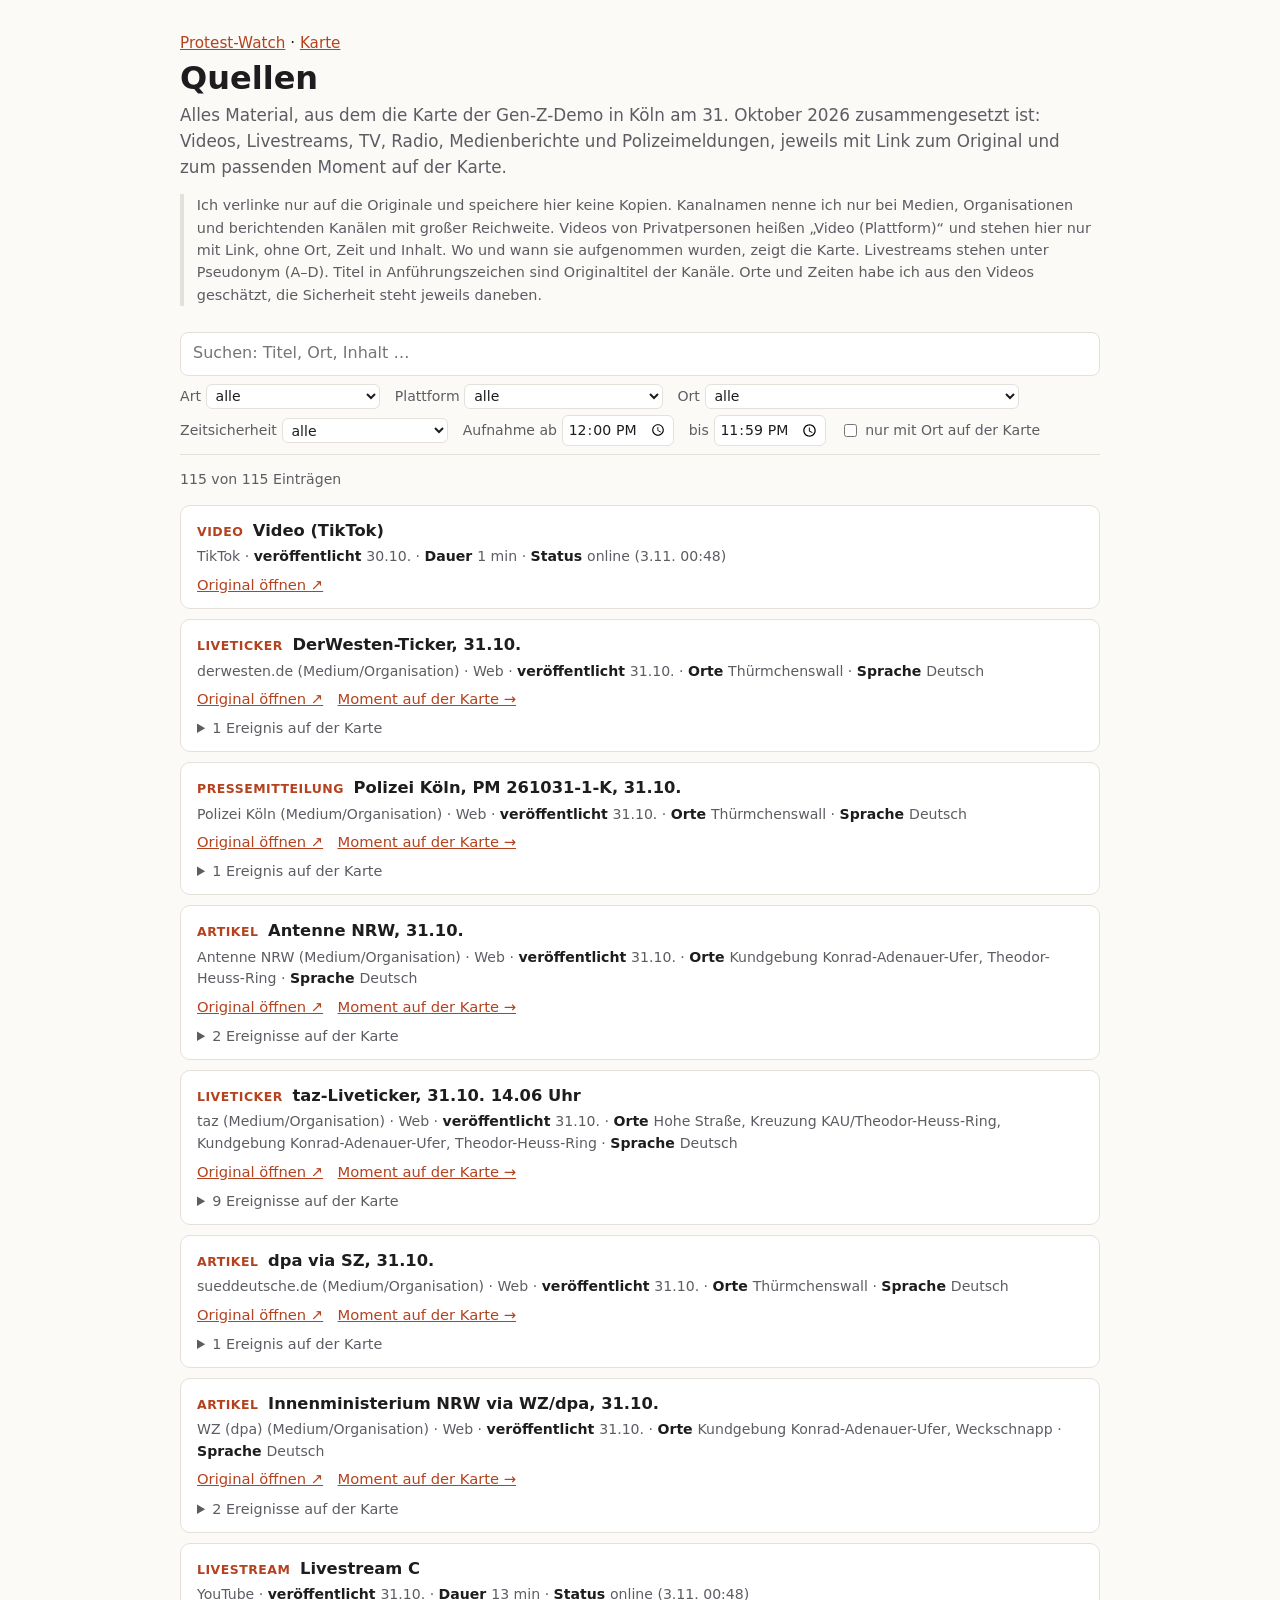
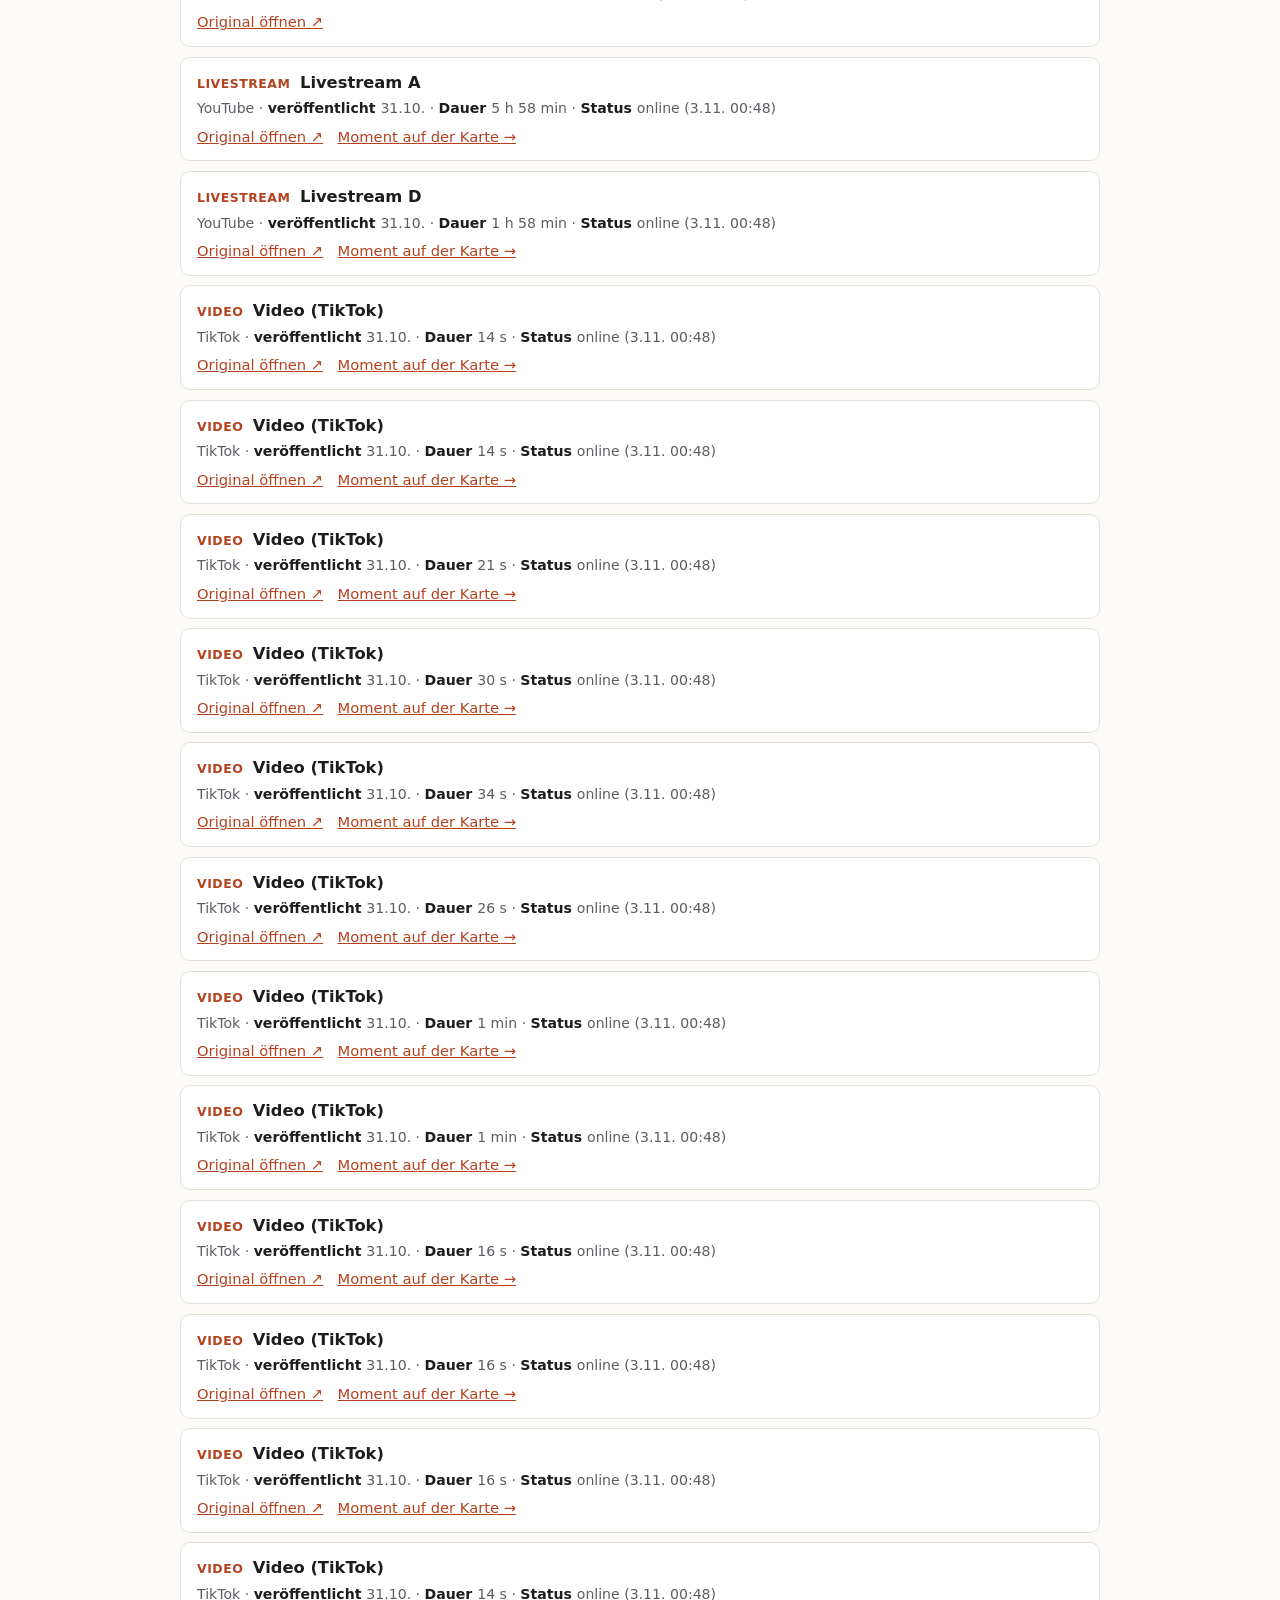
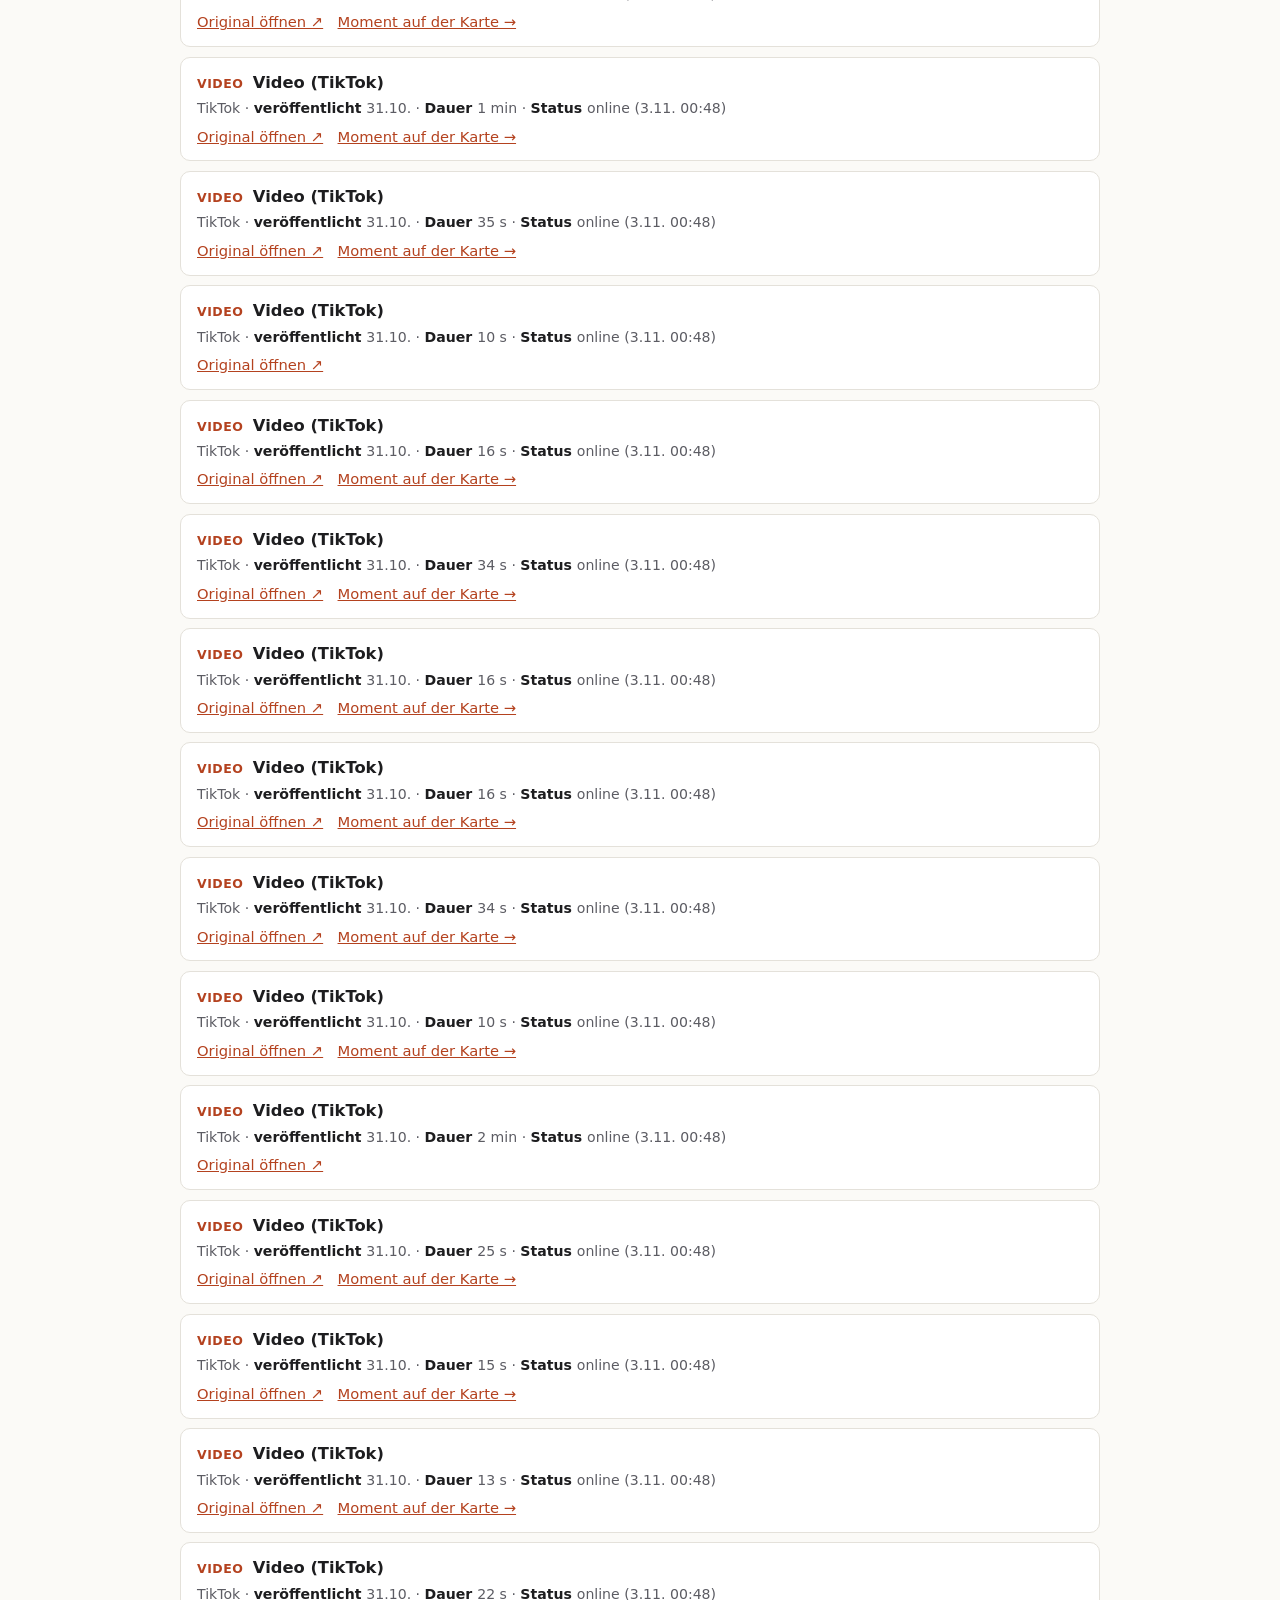
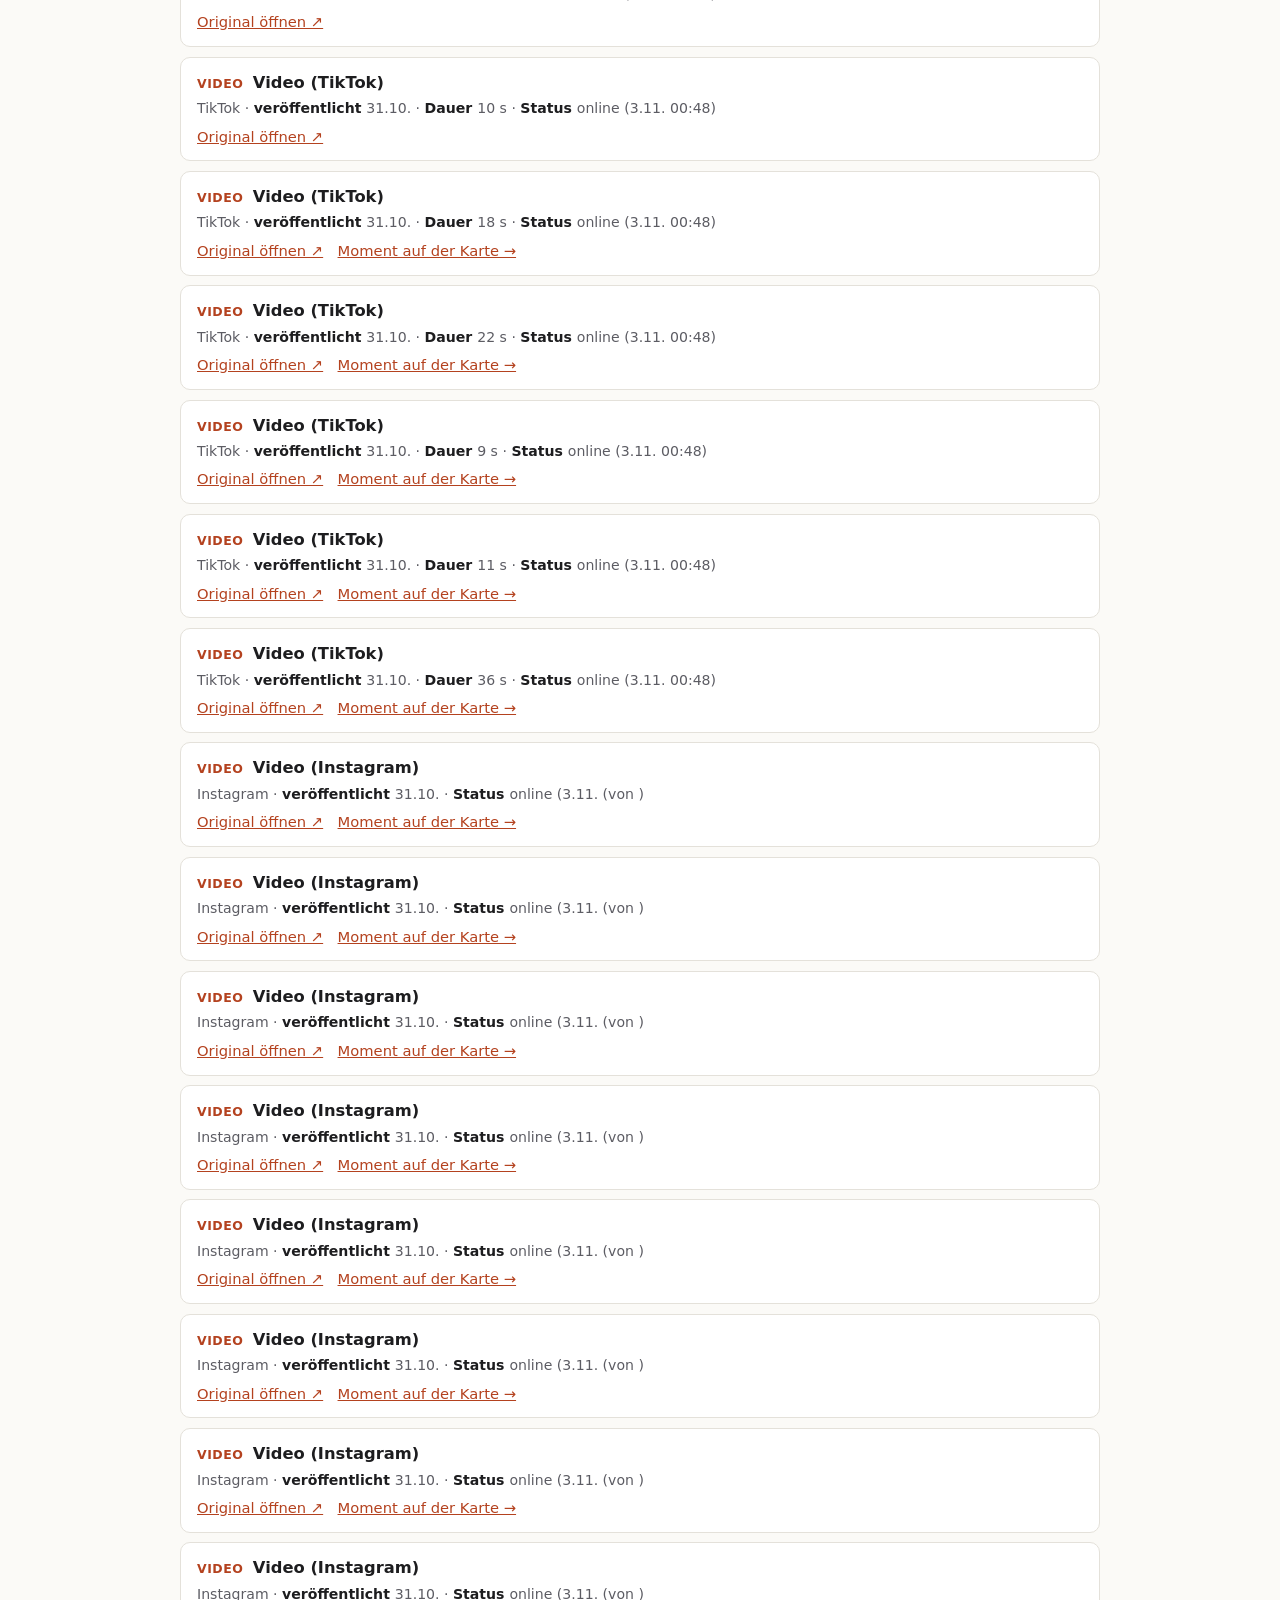
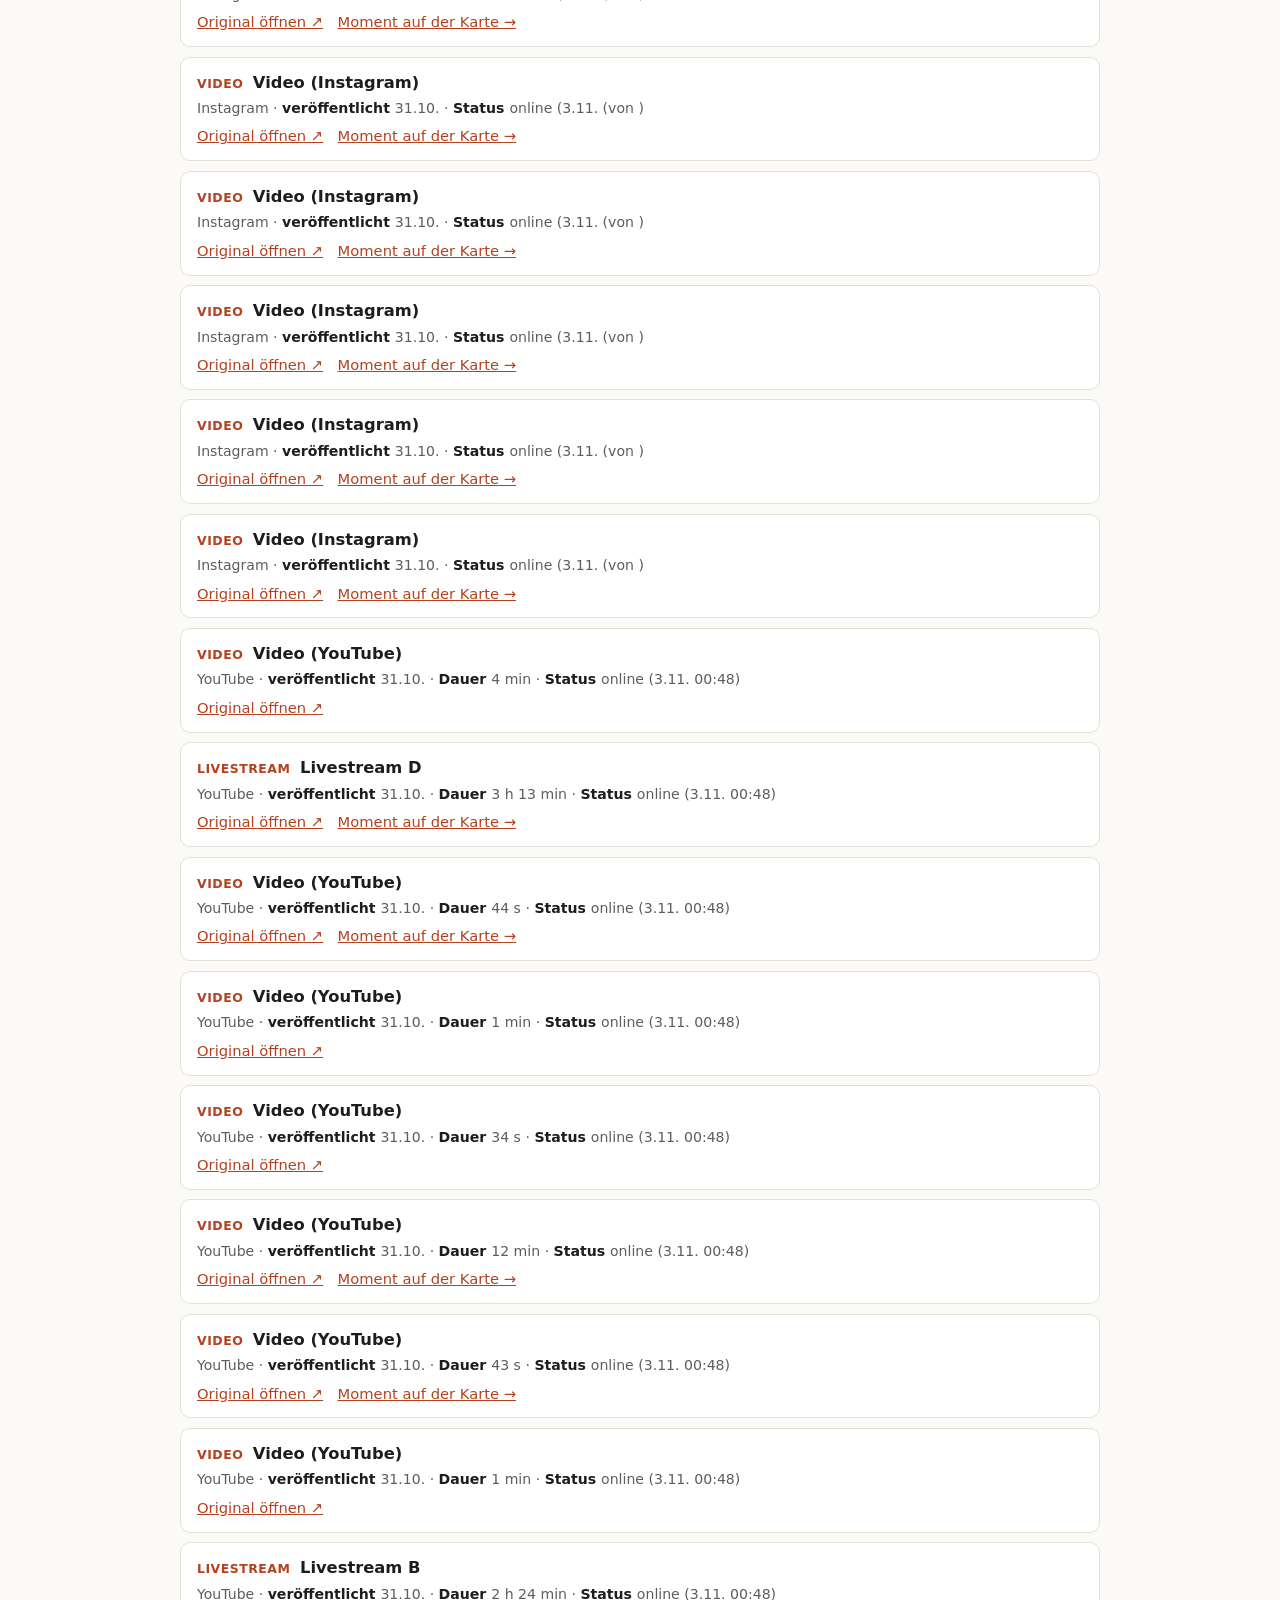
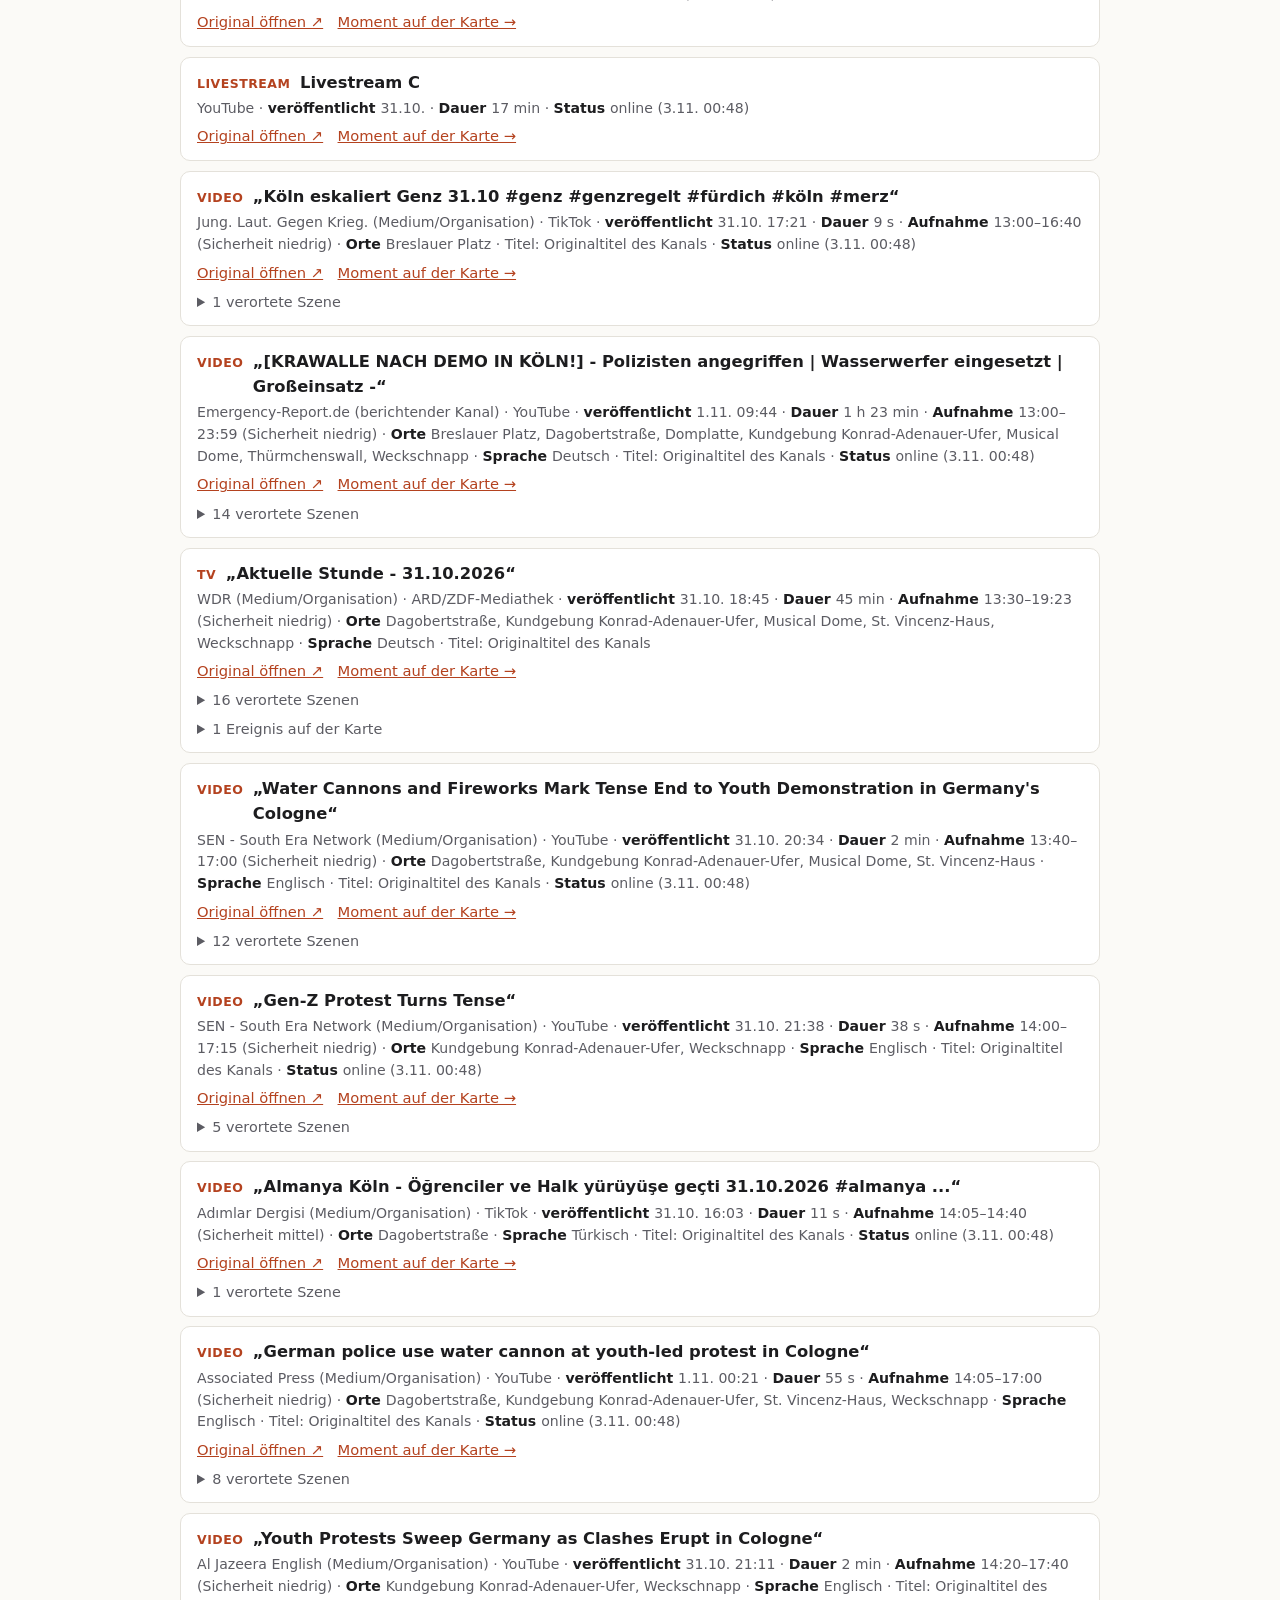
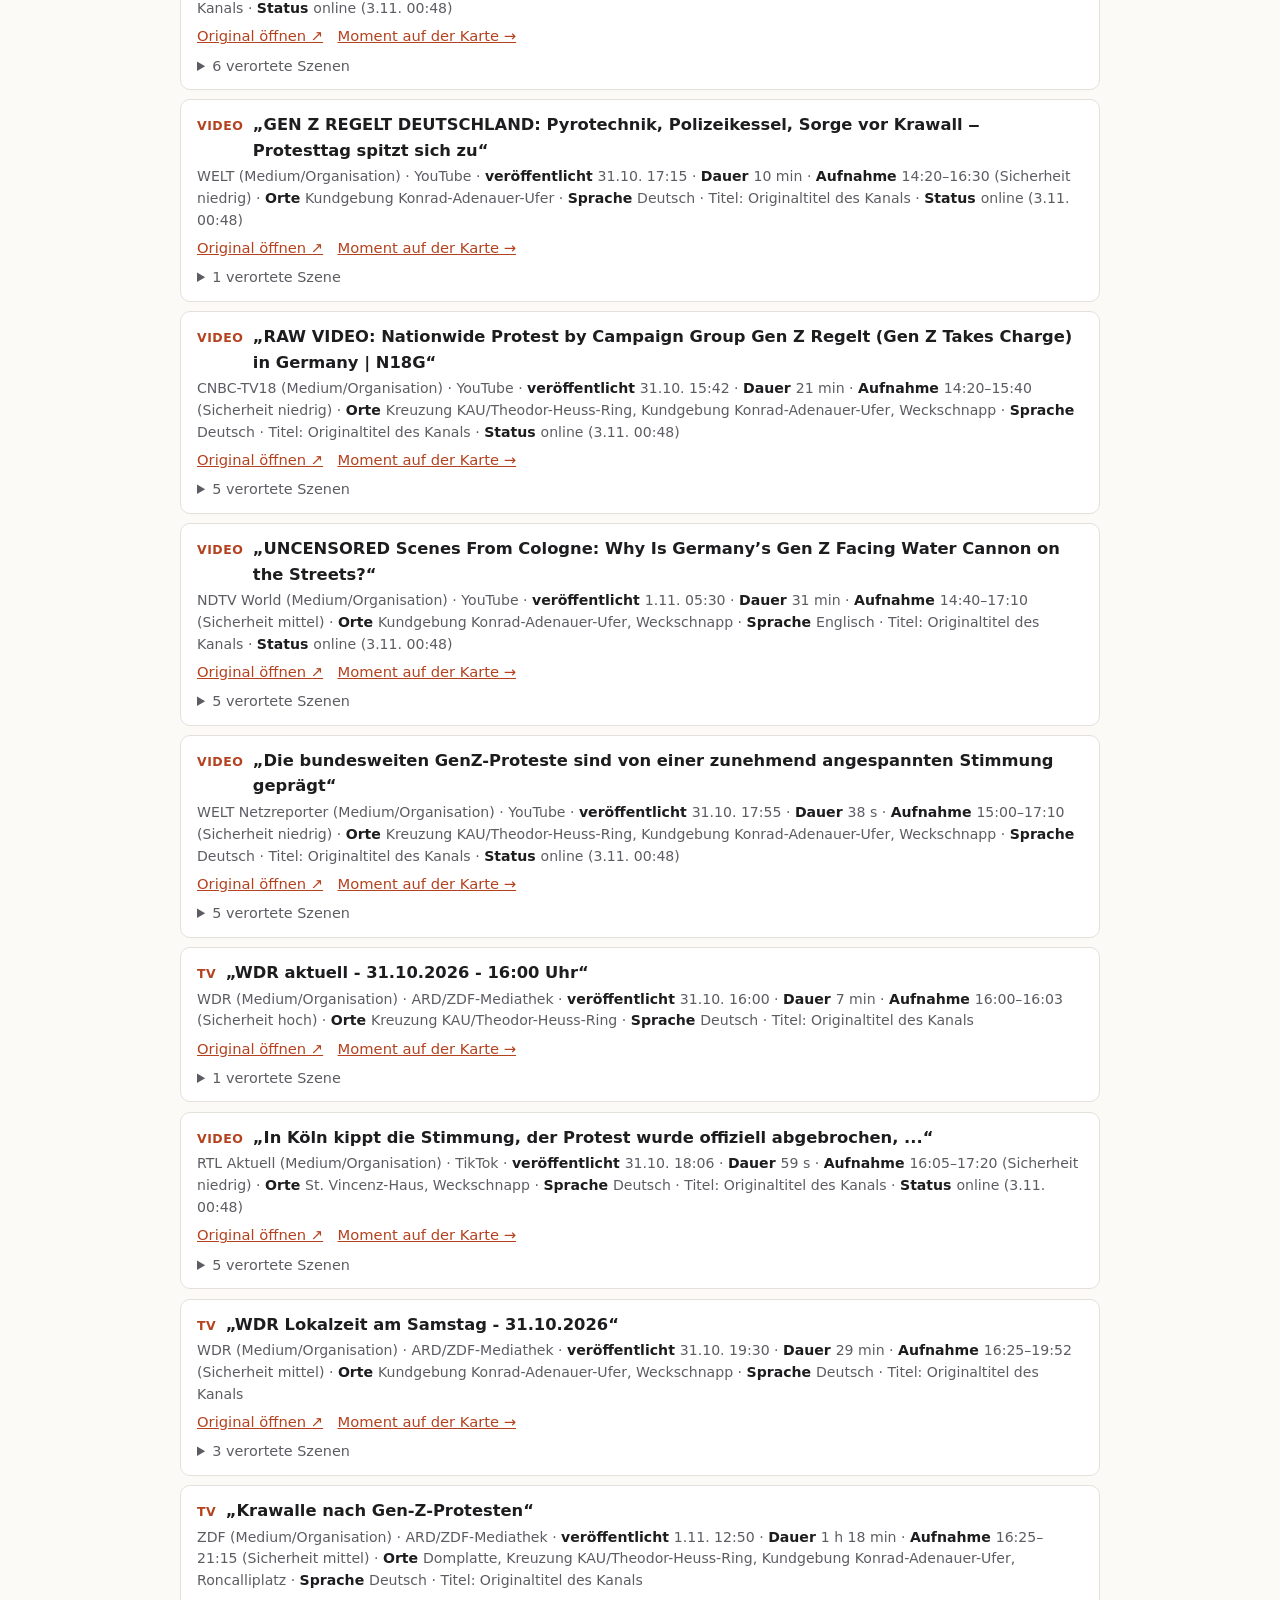
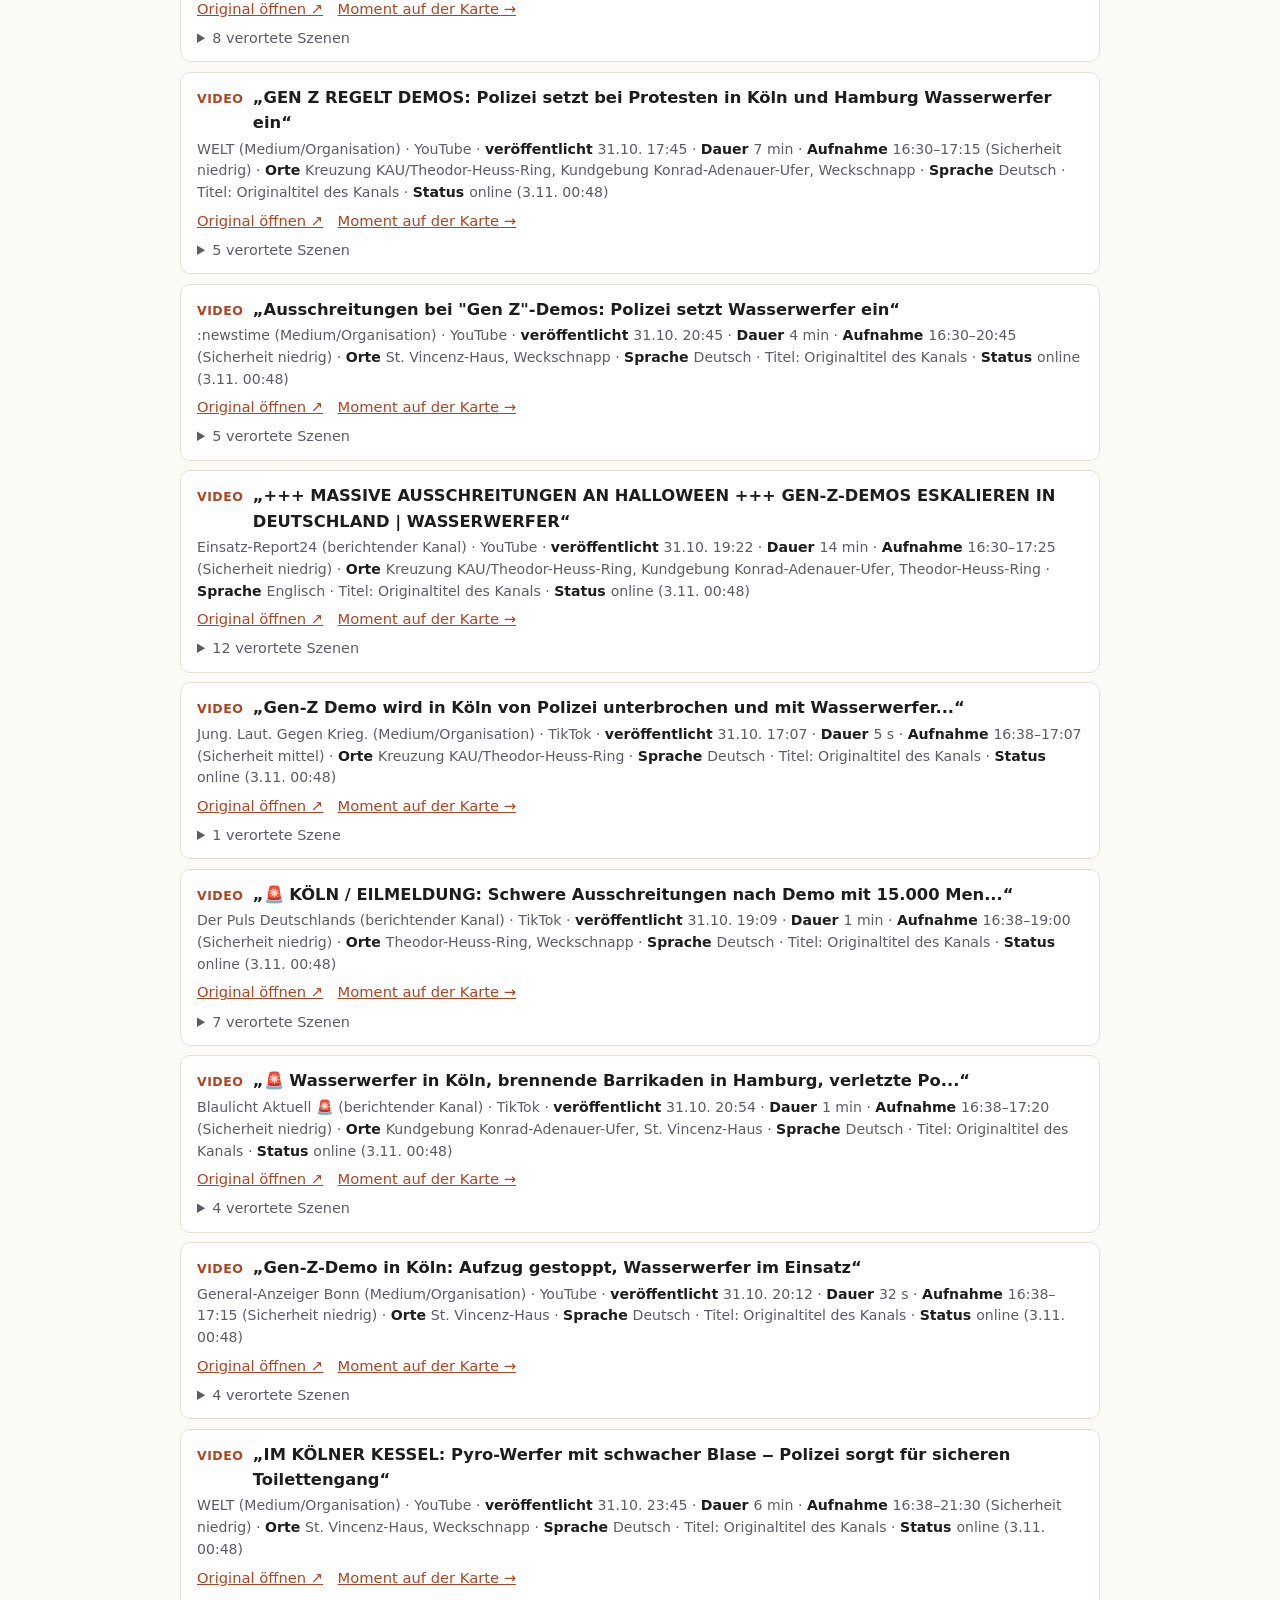
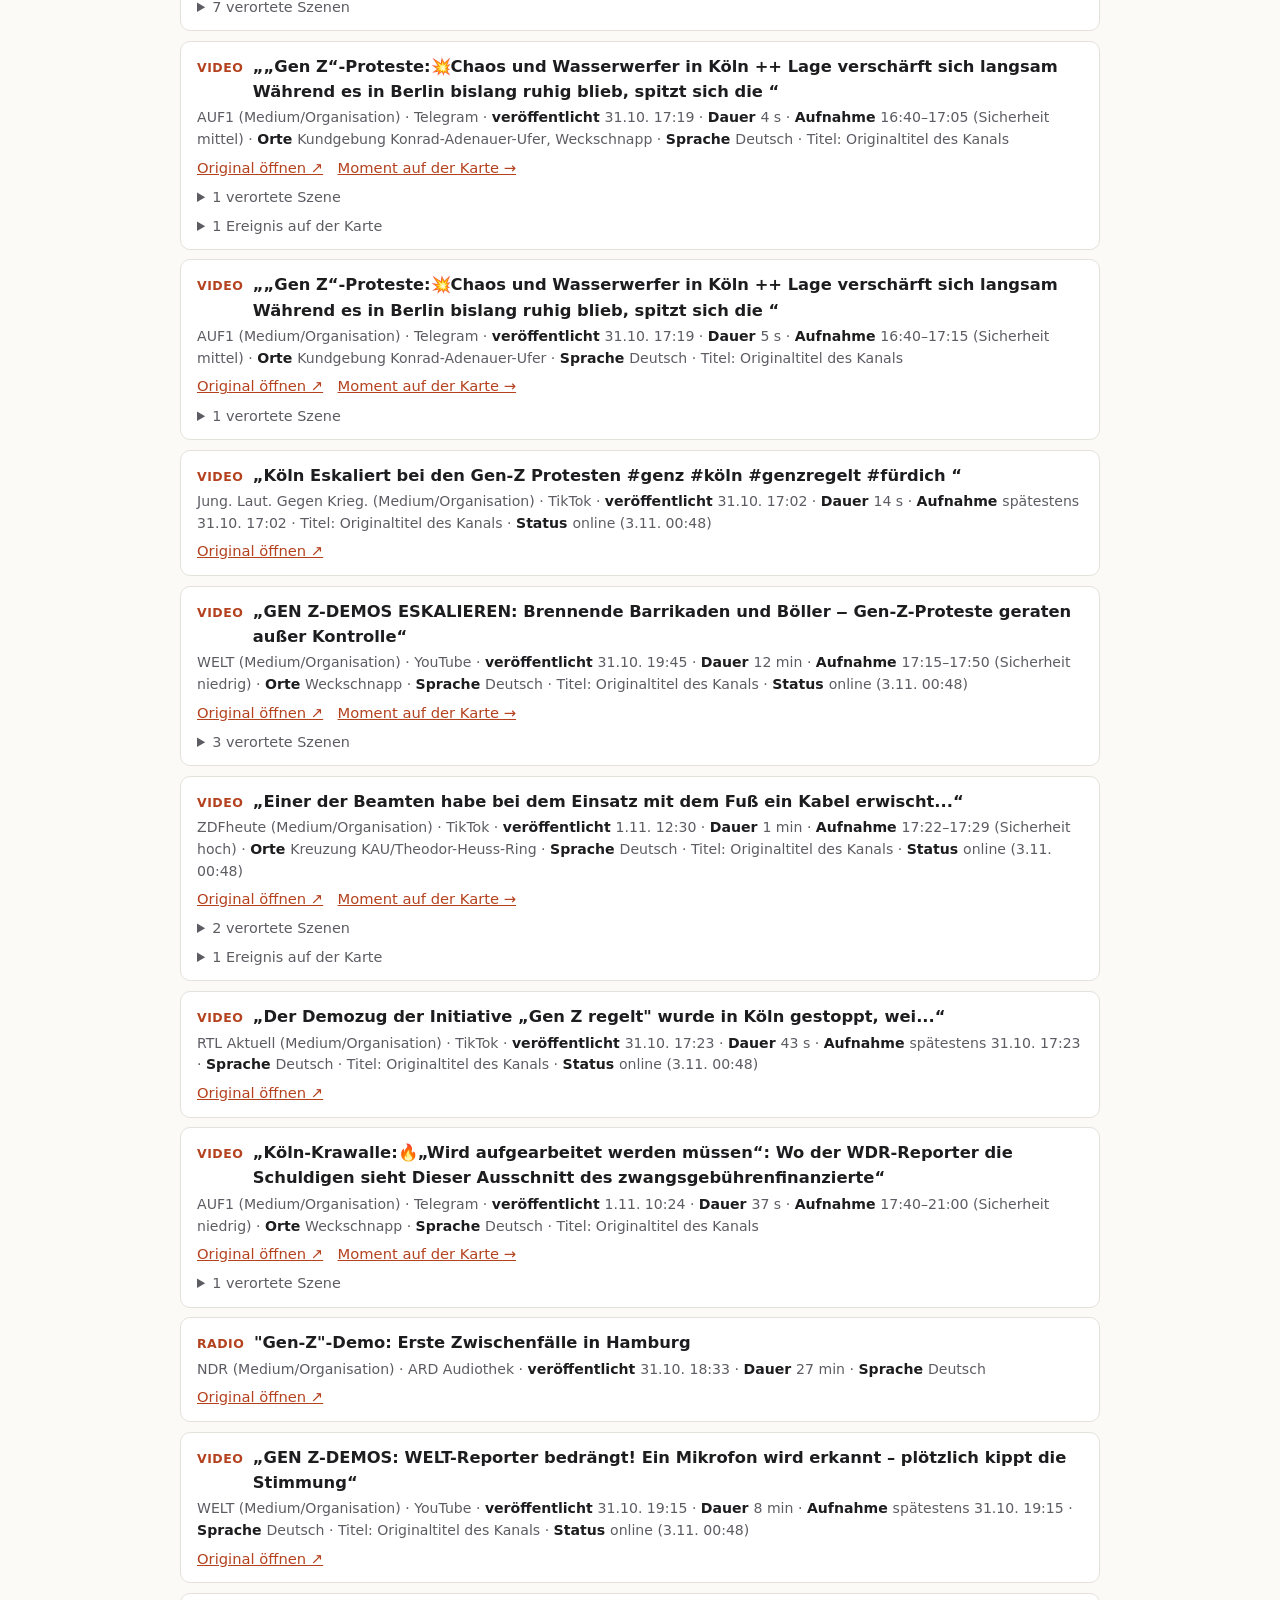
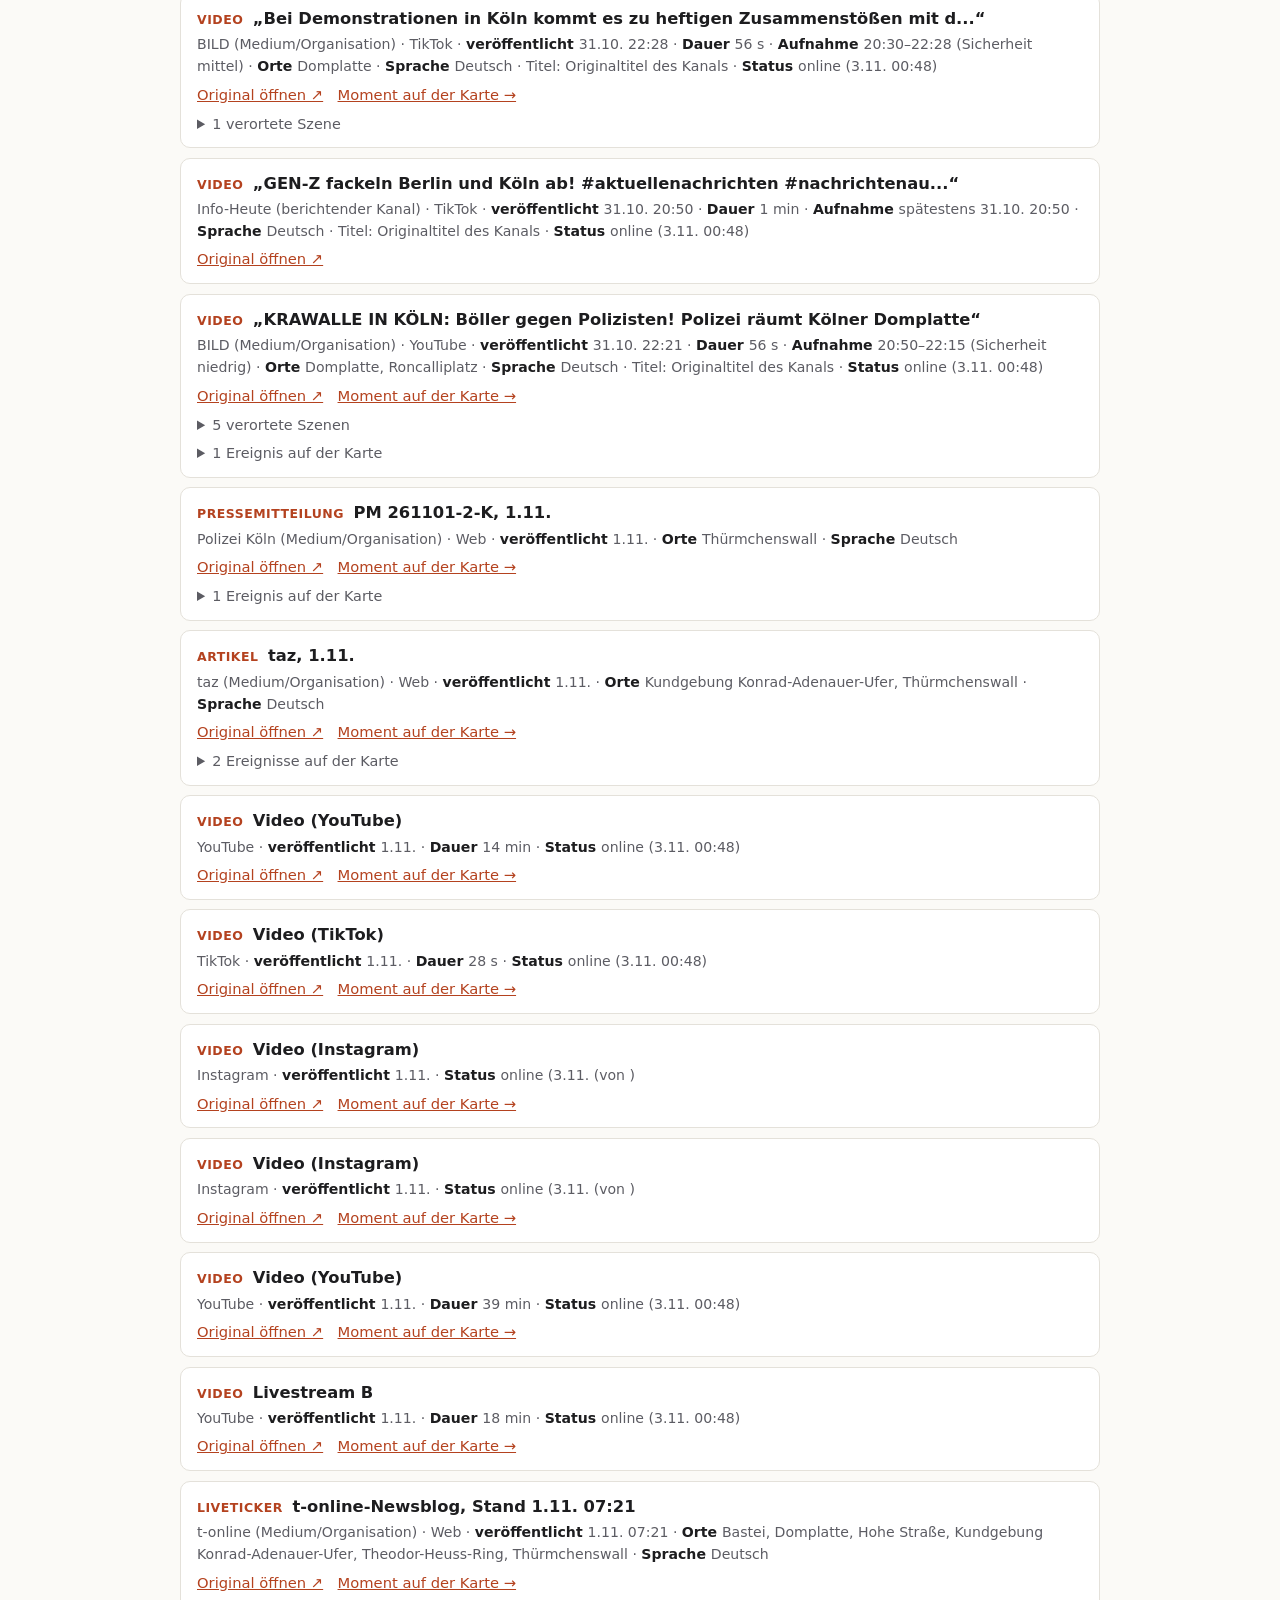
<file: seite/quellen/index.html>
<!doctype html>
<html lang="de">
<head>
<meta charset="utf-8">
<meta name="viewport" content="width=device-width, initial-scale=1">
<meta http-equiv="Content-Security-Policy" content="default-src 'self'; img-src 'self'; style-src 'self'; script-src 'self'; base-uri 'none'; form-action 'none'">
<meta name="referrer" content="no-referrer">
<meta name="robots" content="noindex">
<title>Quellen – Protest-Watch, Gen-Z-Demo Köln 31.10.2026</title>
<meta name="description" content="Alle Videos, Livestreams, Medienberichte und Polizeimeldungen, aus denen die Karte der Gen-Z-Demo Köln am 31.10.2026 zusammengesetzt ist, mit Zeit, Ort und Link.">
<link rel="stylesheet" href="stil.css">
</head>
<body>
<main>
  <p class="zurueck"><a href="/">Protest-Watch</a> · <a id="zur-karte" href="/karte/">Karte</a></p>
  <h1>Quellen</h1>
  <p class="unterzeile">Alles Material, aus dem die Karte der Gen-Z-Demo in Köln am 31. Oktober 2026 zusammengesetzt ist:
    Videos, Livestreams, TV, Radio, Medienberichte und Polizeimeldungen, jeweils mit Link zum Original und zum passenden Moment auf der Karte.</p>
  <p class="hinweis" id="hinweis">Ich verlinke nur auf die Originale und speichere hier keine Kopien. Kanalnamen nenne ich
    nur bei Medien, Organisationen und berichtenden Kanälen mit großer Reichweite. Videos von Privatpersonen heißen „Video (Plattform)“
    und stehen hier nur mit Link, ohne Ort, Zeit und Inhalt. Wo und wann sie aufgenommen wurden, zeigt die Karte.
    Livestreams stehen unter Pseudonym (A–D). Titel in Anführungszeichen sind Originaltitel der Kanäle. Orte und Zeiten habe ich
    aus den Videos geschätzt, die Sicherheit steht jeweils daneben.</p>

  <form id="filter" role="search">
    <input id="suche" type="search" placeholder="Suchen: Titel, Ort, Inhalt …" aria-label="Suchen">
    <div class="auswahl">
      <label>Art <select id="f-art"></select></label>
      <label>Plattform <select id="f-plattform"></select></label>
      <label>Ort <select id="f-ort"></select></label>
      <label>Zeitsicherheit <select id="f-sicher"></select></label>
      <label>Aufnahme ab <input id="f-von" type="time" value="12:00"></label>
      <label>bis <input id="f-bis" type="time" value="23:59"></label>
      <label class="haken"><input id="f-karte" type="checkbox"> nur mit Ort auf der Karte</label>
    </div>
  </form>
  <p id="anzahl" class="klein" aria-live="polite"></p>
  <ol id="liste"></ol>

  <footer>
    <p><b>Entfernen lassen:</b> Du bist auf einem verlinkten Video zu sehen oder hast es hochgeladen und willst, dass ich es
      entferne? Schreib an protest-watch@pm.me.</p>
    <p>Fehlt etwas oder stimmt etwas nicht? <a href="/einreichen/">Material oder Hinweis einreichen</a>.</p>
    <p class="klein">Stand der Daten: <span id="stand"></span>. Online-Status: bei YouTube und TikTok automatisch abgefragt,
      Instagram von Hand geprüft. Gelöschte Videos von Privatpersonen entferne ich. <a href="/datenschutz.html">Datenschutz</a></p>
  </footer>
</main>
<script src="daten.js"></script>
<script src="quellen.js"></script>
</body>
</html>
</file>
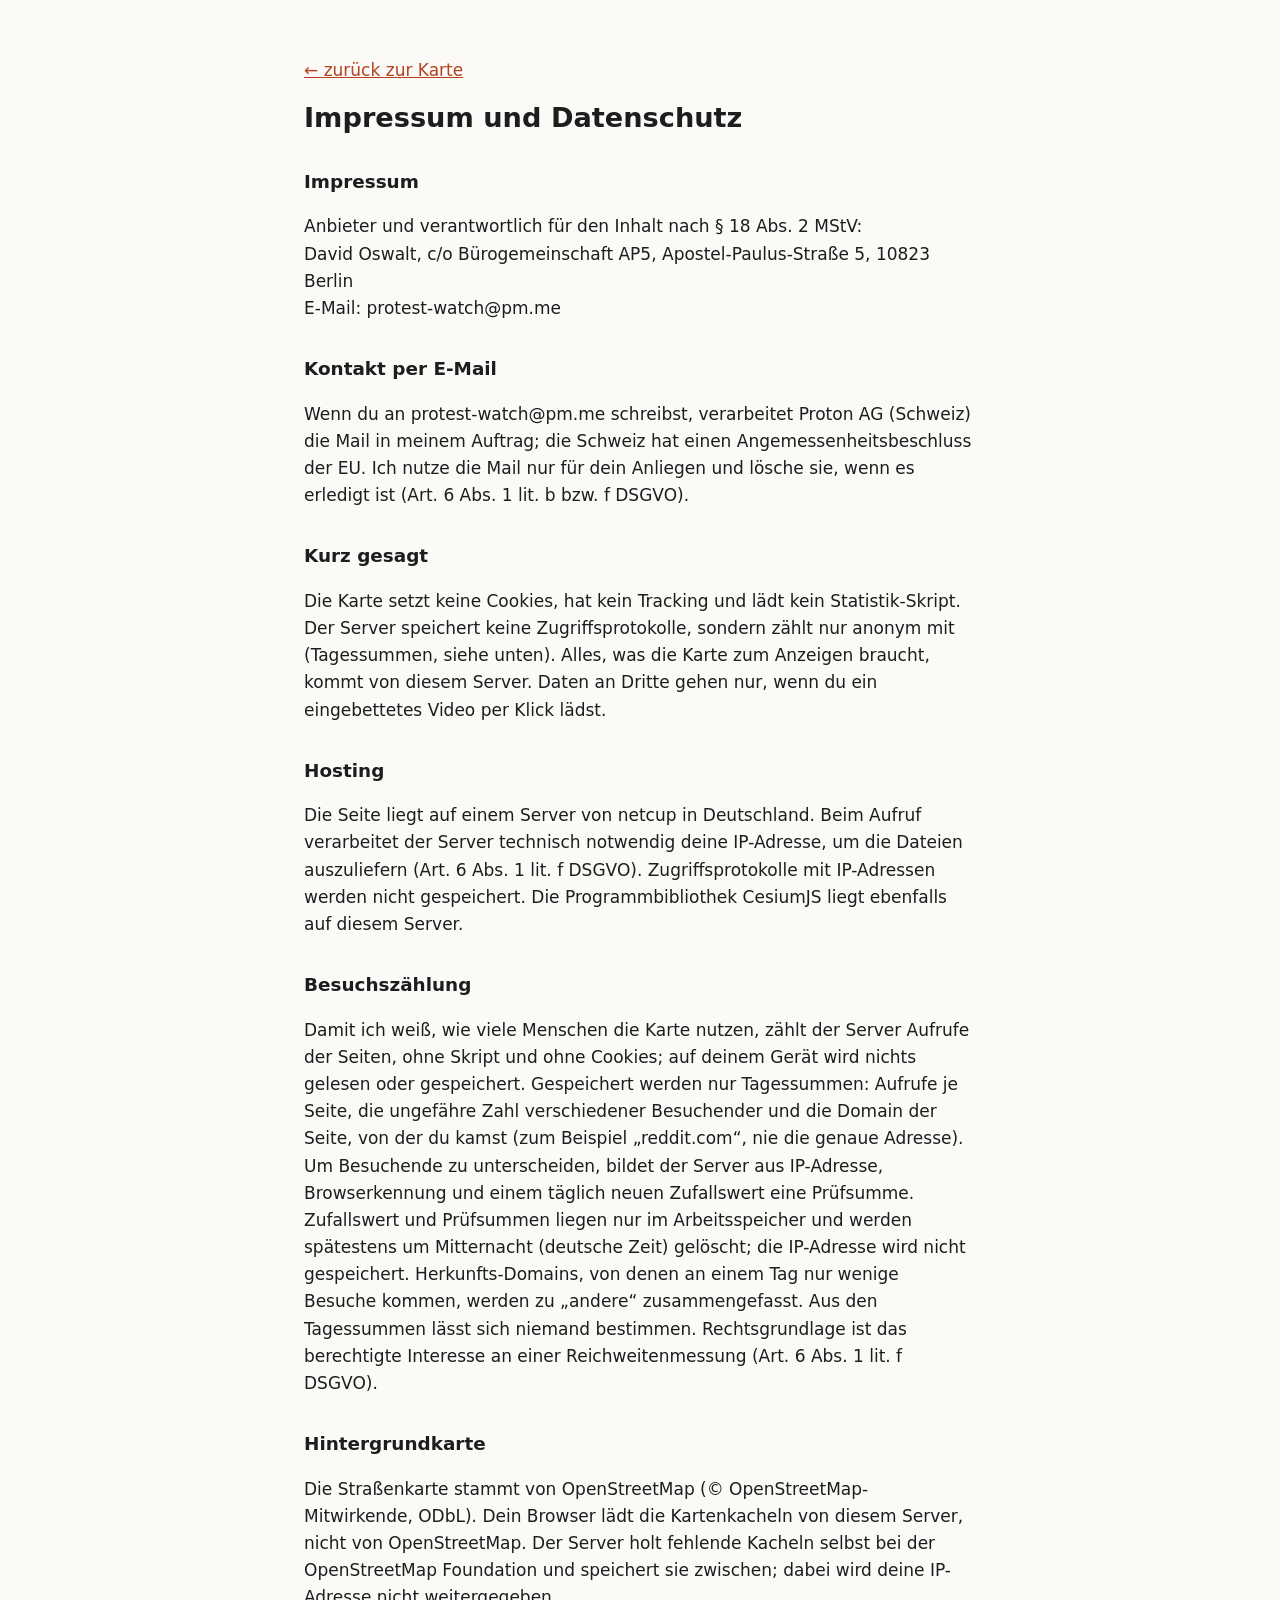
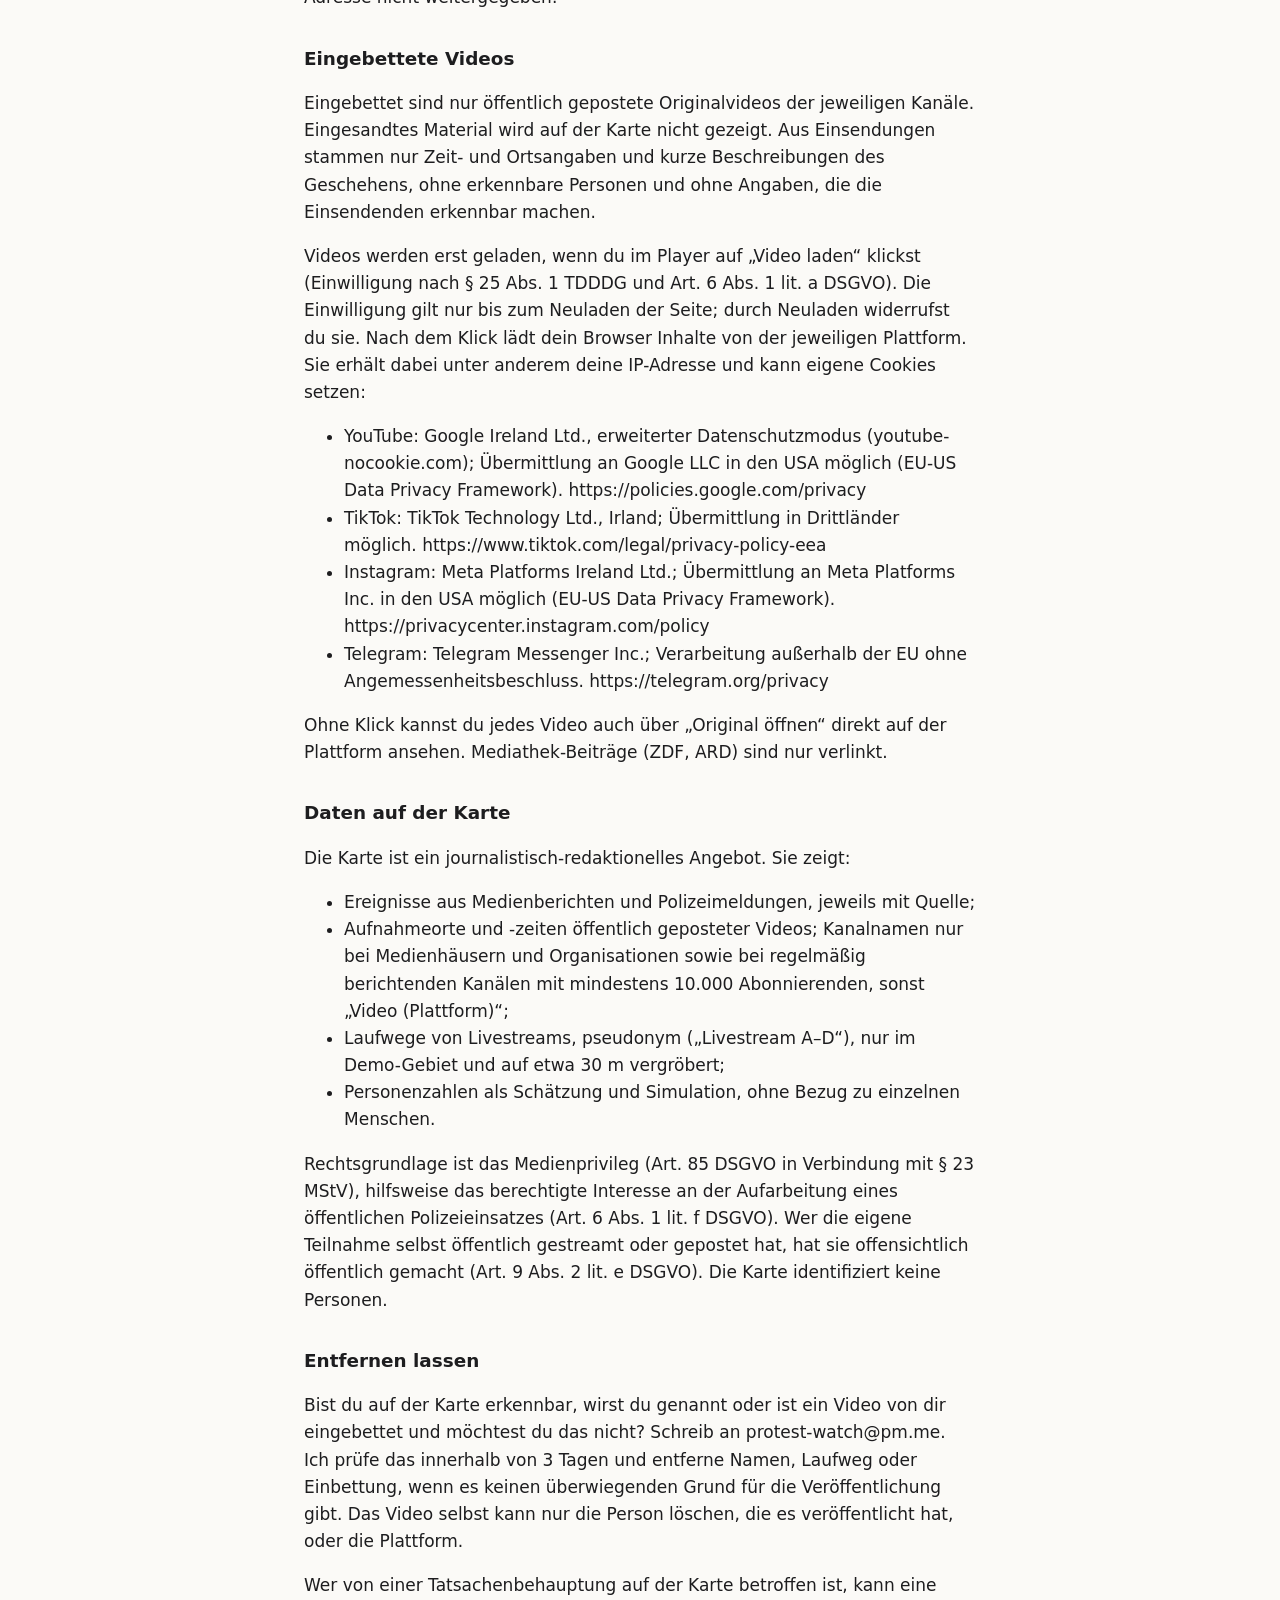
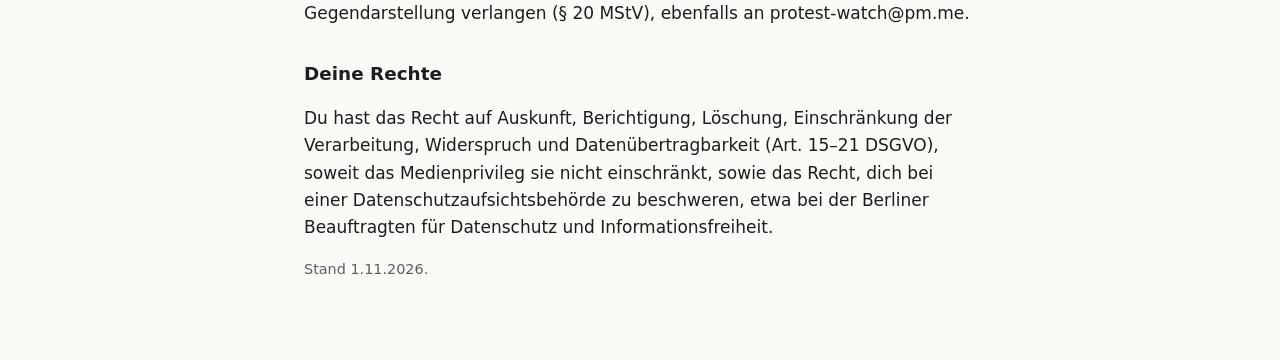
<file: karte/datenschutz.html>
<!doctype html>
<html lang="de">
<head>
<meta charset="utf-8">
<meta name="viewport" content="width=device-width, initial-scale=1">
<title>Impressum und Datenschutz – Protest-Watch</title>
<style>
  :root { --text: #1d1d1f; --leise: #5c5c63; --grund: #fbfaf7; --akzent: #b4421f; color-scheme: light dark; }
  @media (prefers-color-scheme: dark) { :root { --text: #ecebe8; --leise: #a4a3a0; --grund: #151517; --akzent: #f08a63; } }
  body { margin: 0; background: var(--grund); color: var(--text); font: 17px/1.6 system-ui, -apple-system, "Segoe UI", Roboto, sans-serif; }
  main { max-width: 42rem; margin: 0 auto; padding: 2.5rem 1.25rem 4rem; }
  h1 { font-size: 1.7rem; line-height: 1.2; } h2 { font-size: 1.15rem; margin-top: 2rem; }
  a { color: var(--akzent); } .klein { color: var(--leise); font-size: .9rem; }
</style>
</head>
<body>
<main>
<p><a href="./">← zurück zur Karte</a></p>
<h1>Impressum und Datenschutz</h1>

<h2 id="impressum">Impressum</h2>
<p>Anbieter und verantwortlich für den Inhalt nach § 18 Abs. 2 MStV:<br>
David Oswalt, c/o Bürogemeinschaft AP5, Apostel-Paulus-Straße 5, 10823 Berlin<br>
E-Mail: protest-watch@pm.me</p>

<h2>Kontakt per E-Mail</h2>
<p>Wenn du an protest-watch@pm.me schreibst, verarbeitet Proton AG (Schweiz) die Mail in meinem Auftrag; die Schweiz hat
einen Angemessenheitsbeschluss der EU. Ich nutze die Mail nur für dein Anliegen und lösche sie, wenn es erledigt ist
(Art. 6 Abs. 1 lit. b bzw. f DSGVO).</p>

<h2>Kurz gesagt</h2>
<p>Die Karte setzt keine Cookies, hat kein Tracking und lädt kein Statistik-Skript. Der Server speichert keine
Zugriffsprotokolle, sondern zählt nur anonym mit (Tagessummen, siehe unten). Alles, was die Karte zum Anzeigen braucht, kommt von diesem Server. Daten an Dritte gehen
nur, wenn du ein eingebettetes Video per Klick lädst.</p>

<h2>Hosting</h2>
<p>Die Seite liegt auf einem Server von netcup in Deutschland. Beim Aufruf verarbeitet der Server technisch
notwendig deine IP-Adresse, um die Dateien auszuliefern (Art. 6 Abs. 1 lit. f DSGVO). Zugriffsprotokolle mit
IP-Adressen werden nicht gespeichert. Die Programmbibliothek CesiumJS liegt ebenfalls auf diesem Server.</p>

<h2>Besuchszählung</h2>
<p>Damit ich weiß, wie viele Menschen die Karte nutzen, zählt der Server Aufrufe der Seiten, ohne Skript und ohne
Cookies; auf deinem Gerät wird nichts gelesen oder gespeichert. Gespeichert werden nur Tagessummen: Aufrufe je Seite,
die ungefähre Zahl verschiedener Besuchender und die Domain der Seite, von der du kamst (zum Beispiel
„reddit.com“, nie die genaue Adresse). Um Besuchende zu unterscheiden, bildet der Server aus IP-Adresse,
Browserkennung und einem täglich neuen Zufallswert eine Prüfsumme. Zufallswert und Prüfsummen liegen nur im
Arbeitsspeicher und werden spätestens um Mitternacht (deutsche Zeit) gelöscht; die IP-Adresse wird nicht gespeichert.
Herkunfts-Domains, von denen an einem Tag nur wenige Besuche kommen, werden zu „andere“ zusammengefasst. Aus den
Tagessummen lässt sich niemand bestimmen. Rechtsgrundlage ist das berechtigte Interesse an einer
Reichweitenmessung (Art. 6 Abs. 1 lit. f DSGVO).</p>

<h2>Hintergrundkarte</h2>
<p>Die Straßenkarte stammt von OpenStreetMap (© OpenStreetMap-Mitwirkende, ODbL). Dein Browser lädt die
Kartenkacheln von diesem Server, nicht von OpenStreetMap. Der Server holt fehlende Kacheln selbst bei der
OpenStreetMap Foundation und speichert sie zwischen; dabei wird deine IP-Adresse nicht weitergegeben.</p>

<h2>Eingebettete Videos</h2>
<p>Eingebettet sind nur öffentlich gepostete Originalvideos der jeweiligen Kanäle. Eingesandtes Material wird auf der Karte nicht gezeigt. Aus Einsendungen stammen nur Zeit- und Ortsangaben und kurze Beschreibungen des Geschehens, ohne erkennbare Personen und ohne Angaben, die die Einsendenden erkennbar machen.</p>
<p>Videos werden erst geladen, wenn du im Player auf „Video laden“ klickst (Einwilligung nach § 25 Abs. 1 TDDDG
und Art. 6 Abs. 1 lit. a DSGVO). Die Einwilligung gilt nur bis zum Neuladen der Seite; durch Neuladen widerrufst
du sie. Nach dem Klick lädt dein Browser Inhalte von der jeweiligen Plattform. Sie erhält dabei unter anderem
deine IP-Adresse und kann eigene Cookies setzen:</p>
<ul>
  <li>YouTube: Google Ireland Ltd., erweiterter Datenschutzmodus (youtube-nocookie.com); Übermittlung an Google LLC
    in den USA möglich (EU-US Data Privacy Framework). https://policies.google.com/privacy</li>
  <li>TikTok: TikTok Technology Ltd., Irland; Übermittlung in Drittländer möglich.
    https://www.tiktok.com/legal/privacy-policy-eea</li>
  <li>Instagram: Meta Platforms Ireland Ltd.; Übermittlung an Meta Platforms Inc. in den USA möglich
    (EU-US Data Privacy Framework). https://privacycenter.instagram.com/policy</li>
  <li>Telegram: Telegram Messenger Inc.; Verarbeitung außerhalb der EU ohne Angemessenheitsbeschluss.
    https://telegram.org/privacy</li>
</ul>
<p>Ohne Klick kannst du jedes Video auch über „Original öffnen“ direkt auf der Plattform ansehen.
Mediathek-Beiträge (ZDF, ARD) sind nur verlinkt.</p>

<h2>Daten auf der Karte</h2>
<p>Die Karte ist ein journalistisch-redaktionelles Angebot. Sie zeigt:</p>
<ul>
  <li>Ereignisse aus Medienberichten und Polizeimeldungen, jeweils mit Quelle;</li>
  <li>Aufnahmeorte und -zeiten öffentlich geposteter Videos; Kanalnamen nur bei Medienhäusern und Organisationen
    sowie bei regelmäßig berichtenden Kanälen mit mindestens 10.000 Abonnierenden, sonst „Video (Plattform)“;</li>
  <li>Laufwege von Livestreams, pseudonym („Livestream A–D“), nur im Demo-Gebiet und auf etwa 30 m vergröbert;</li>
  <li>Personenzahlen als Schätzung und Simulation, ohne Bezug zu einzelnen Menschen.</li>
</ul>
<p>Rechtsgrundlage ist das Medienprivileg (Art. 85 DSGVO in Verbindung mit § 23 MStV), hilfsweise das
berechtigte Interesse an der Aufarbeitung eines öffentlichen Polizeieinsatzes (Art. 6 Abs. 1 lit. f DSGVO). Wer
die eigene Teilnahme selbst öffentlich gestreamt oder gepostet hat, hat sie offensichtlich öffentlich gemacht
(Art. 9 Abs. 2 lit. e DSGVO). Die Karte identifiziert keine Personen.</p>

<h2>Entfernen lassen</h2>
<p>Bist du auf der Karte erkennbar, wirst du genannt oder ist ein Video von dir eingebettet und möchtest du das
nicht? Schreib an protest-watch@pm.me. Ich prüfe das innerhalb von 3 Tagen und entferne Namen, Laufweg oder
Einbettung, wenn es keinen überwiegenden Grund für die Veröffentlichung gibt. Das Video selbst kann nur die
Person löschen, die es veröffentlicht hat, oder die Plattform.</p>
<p>Wer von einer Tatsachenbehauptung auf der Karte betroffen ist, kann eine Gegendarstellung verlangen
(§ 20 MStV), ebenfalls an protest-watch@pm.me.</p>

<h2>Deine Rechte</h2>
<p>Du hast das Recht auf Auskunft, Berichtigung, Löschung, Einschränkung der Verarbeitung, Widerspruch und
Datenübertragbarkeit (Art. 15–21 DSGVO), soweit das Medienprivileg sie nicht einschränkt, sowie das Recht, dich
bei einer Datenschutzaufsichtsbehörde zu beschweren, etwa bei der Berliner Beauftragten für Datenschutz und
Informationsfreiheit.</p>

<p class="klein">Stand 1.11.2026.</p>
</main>
</body>
</html>
</file>
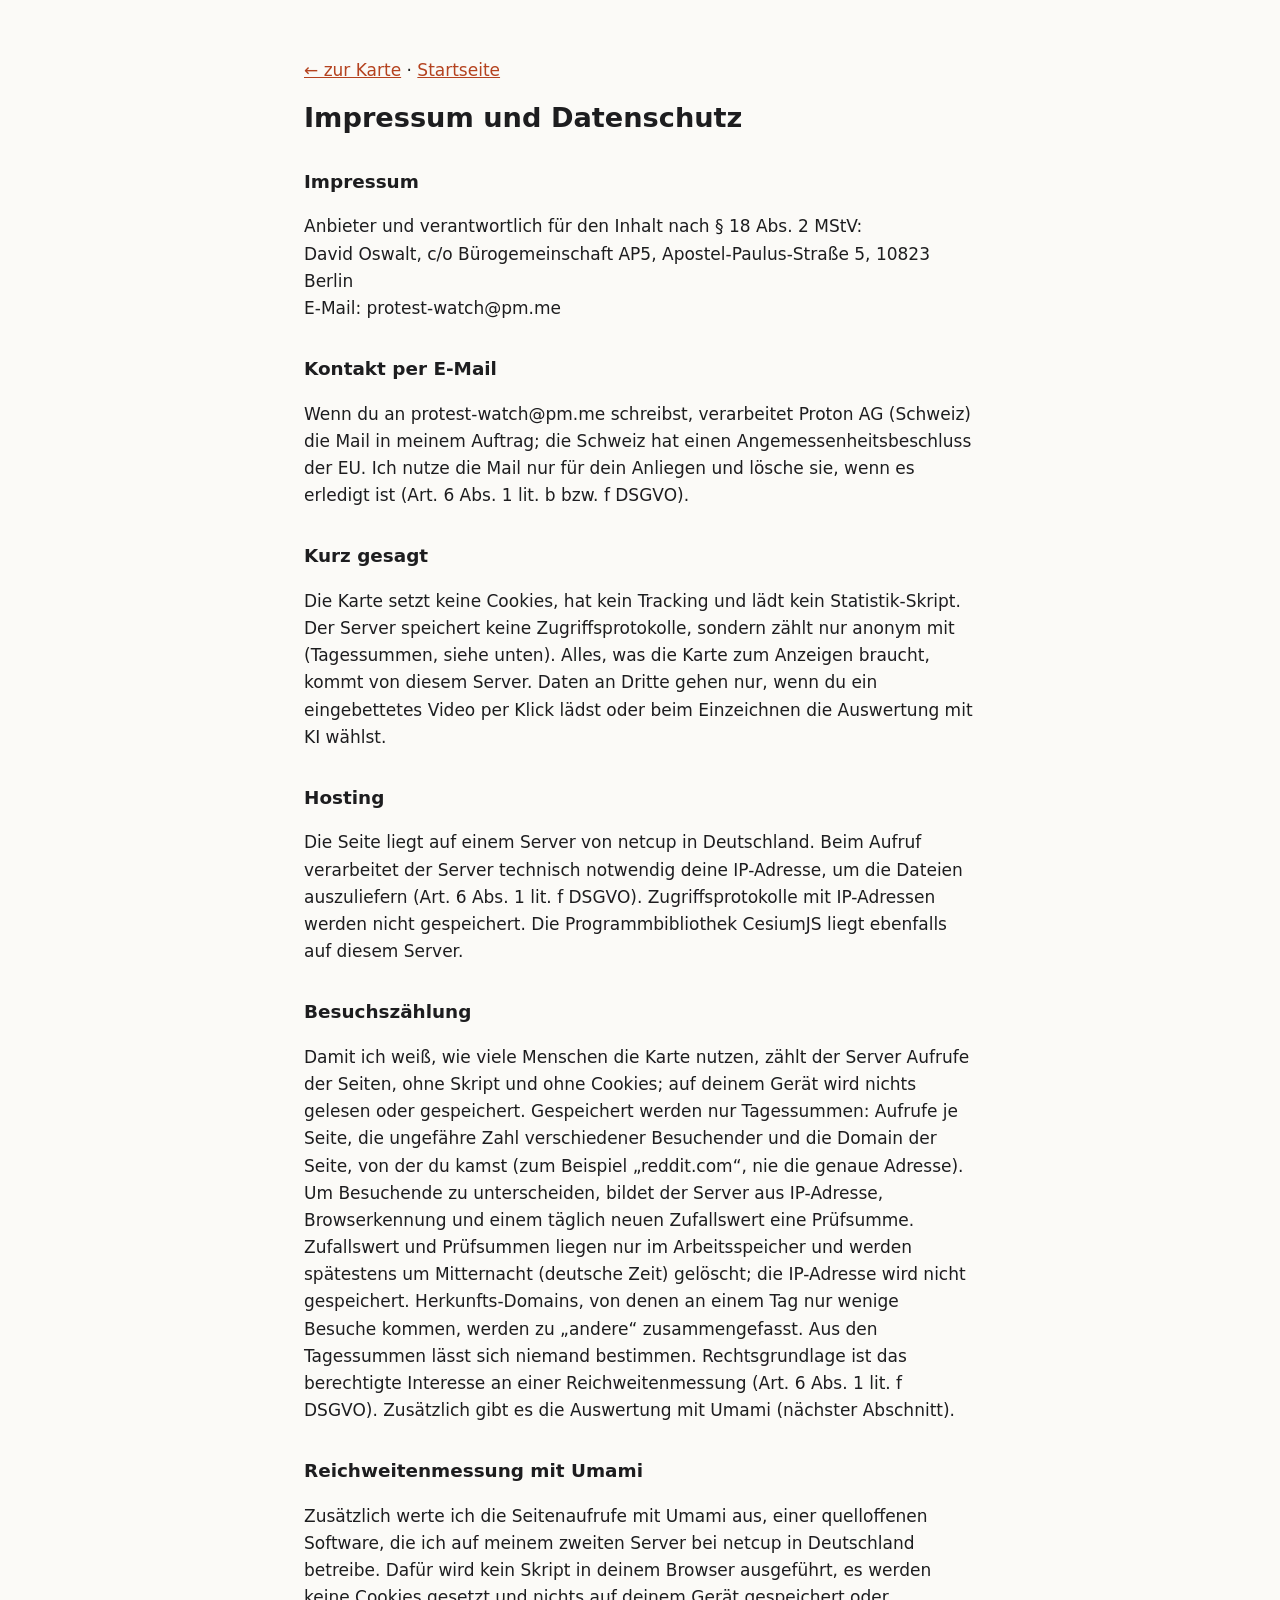
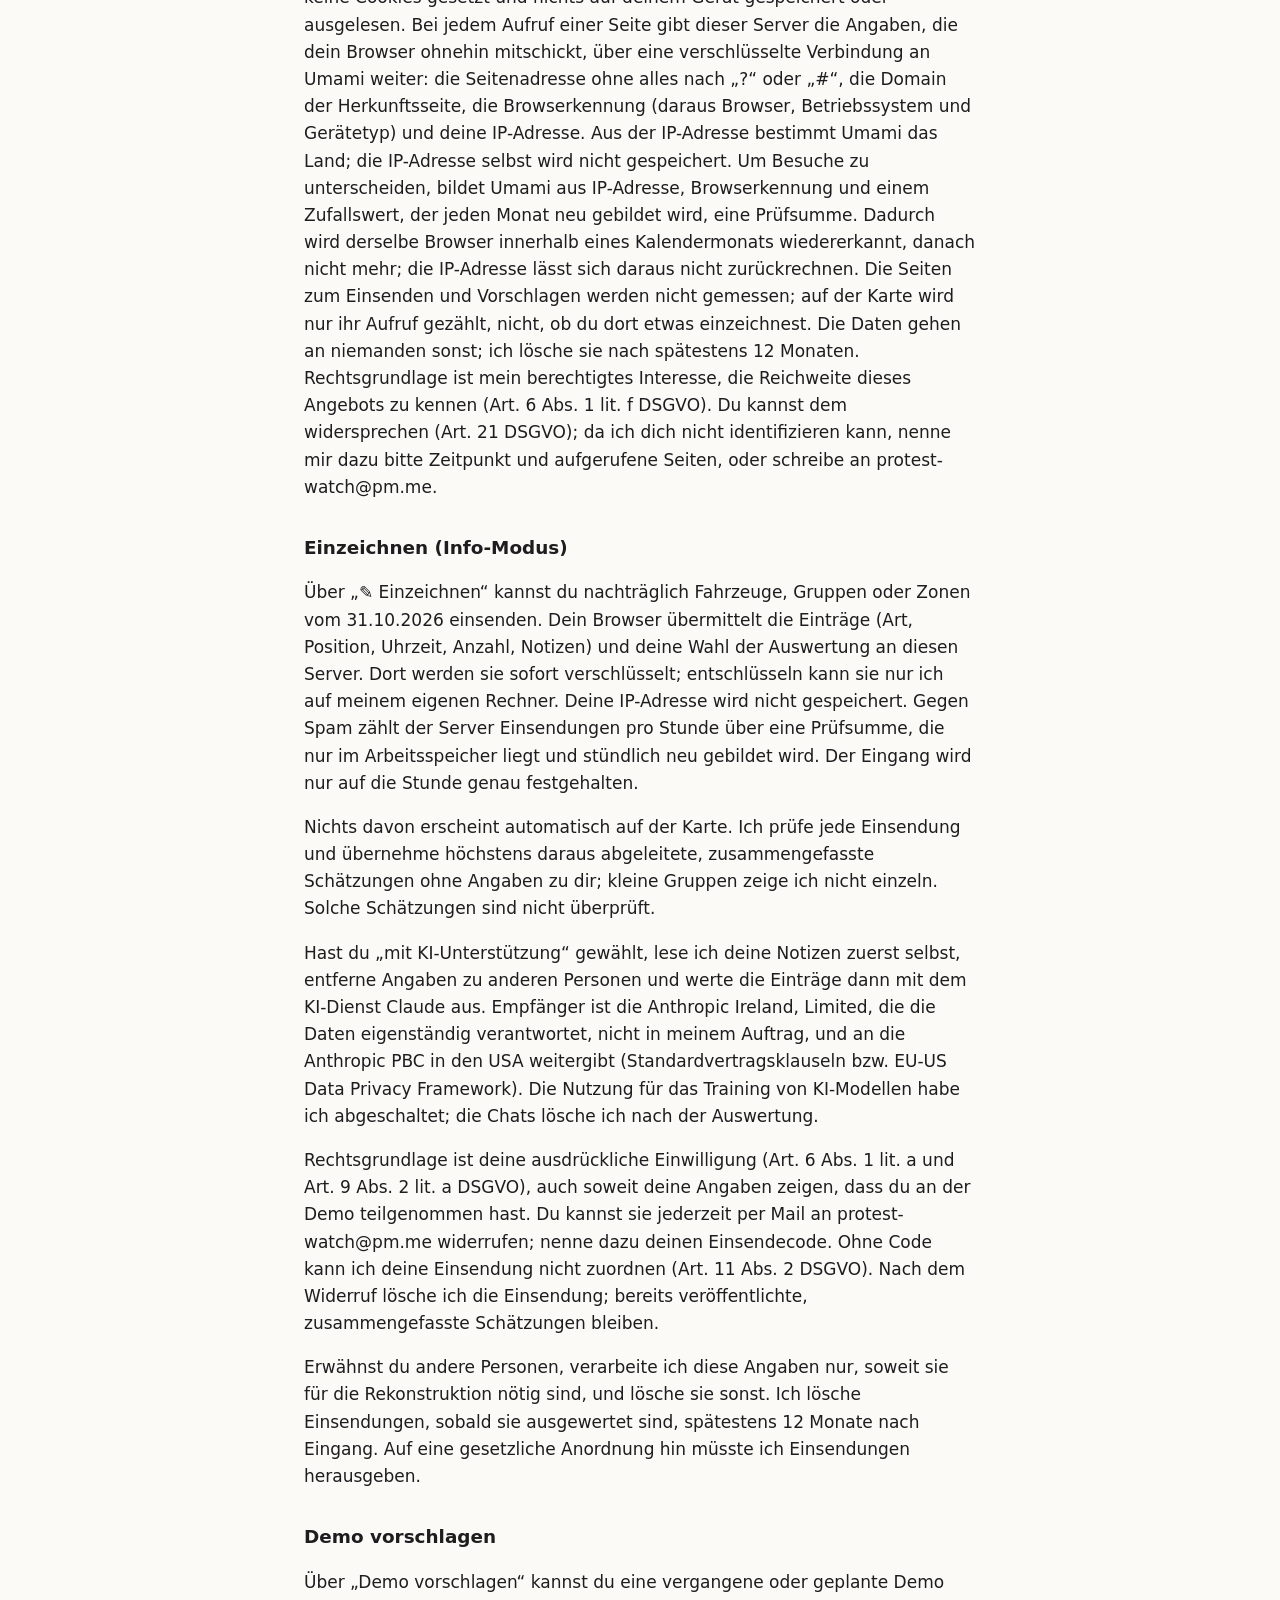
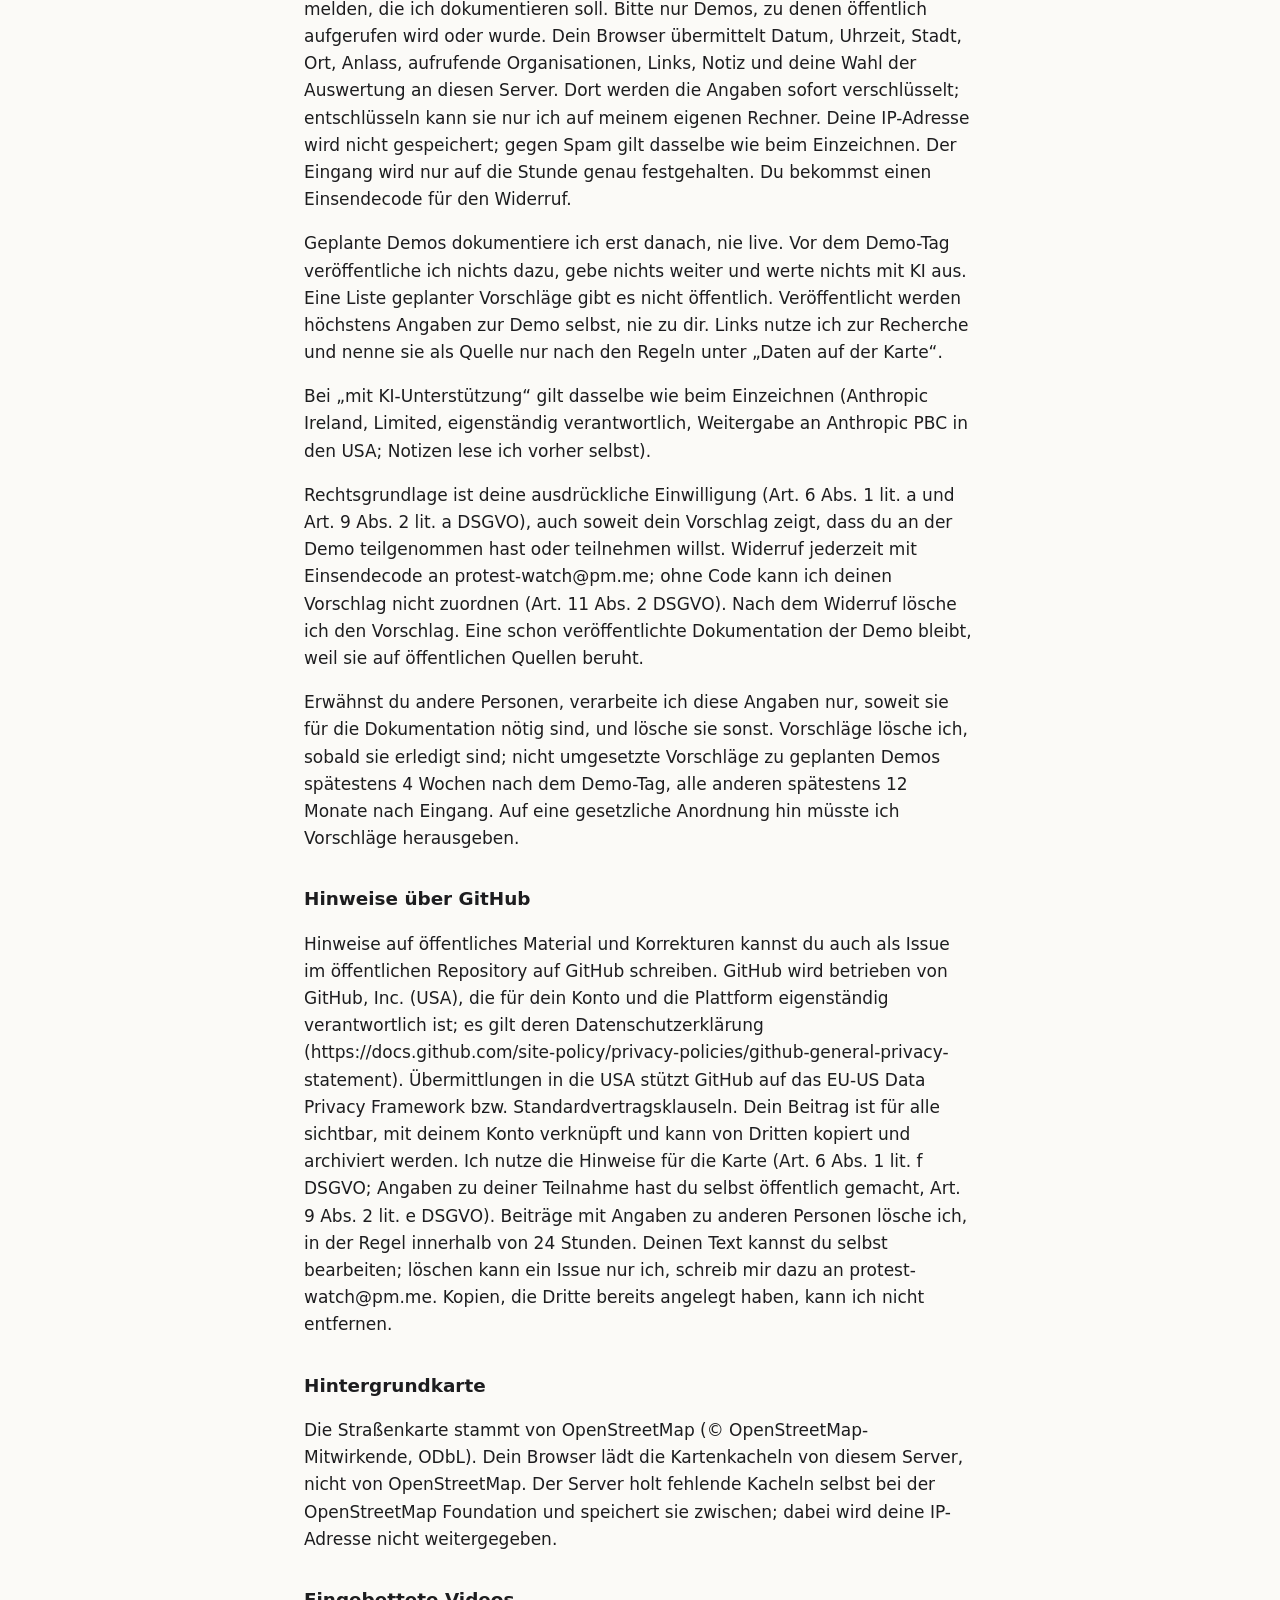
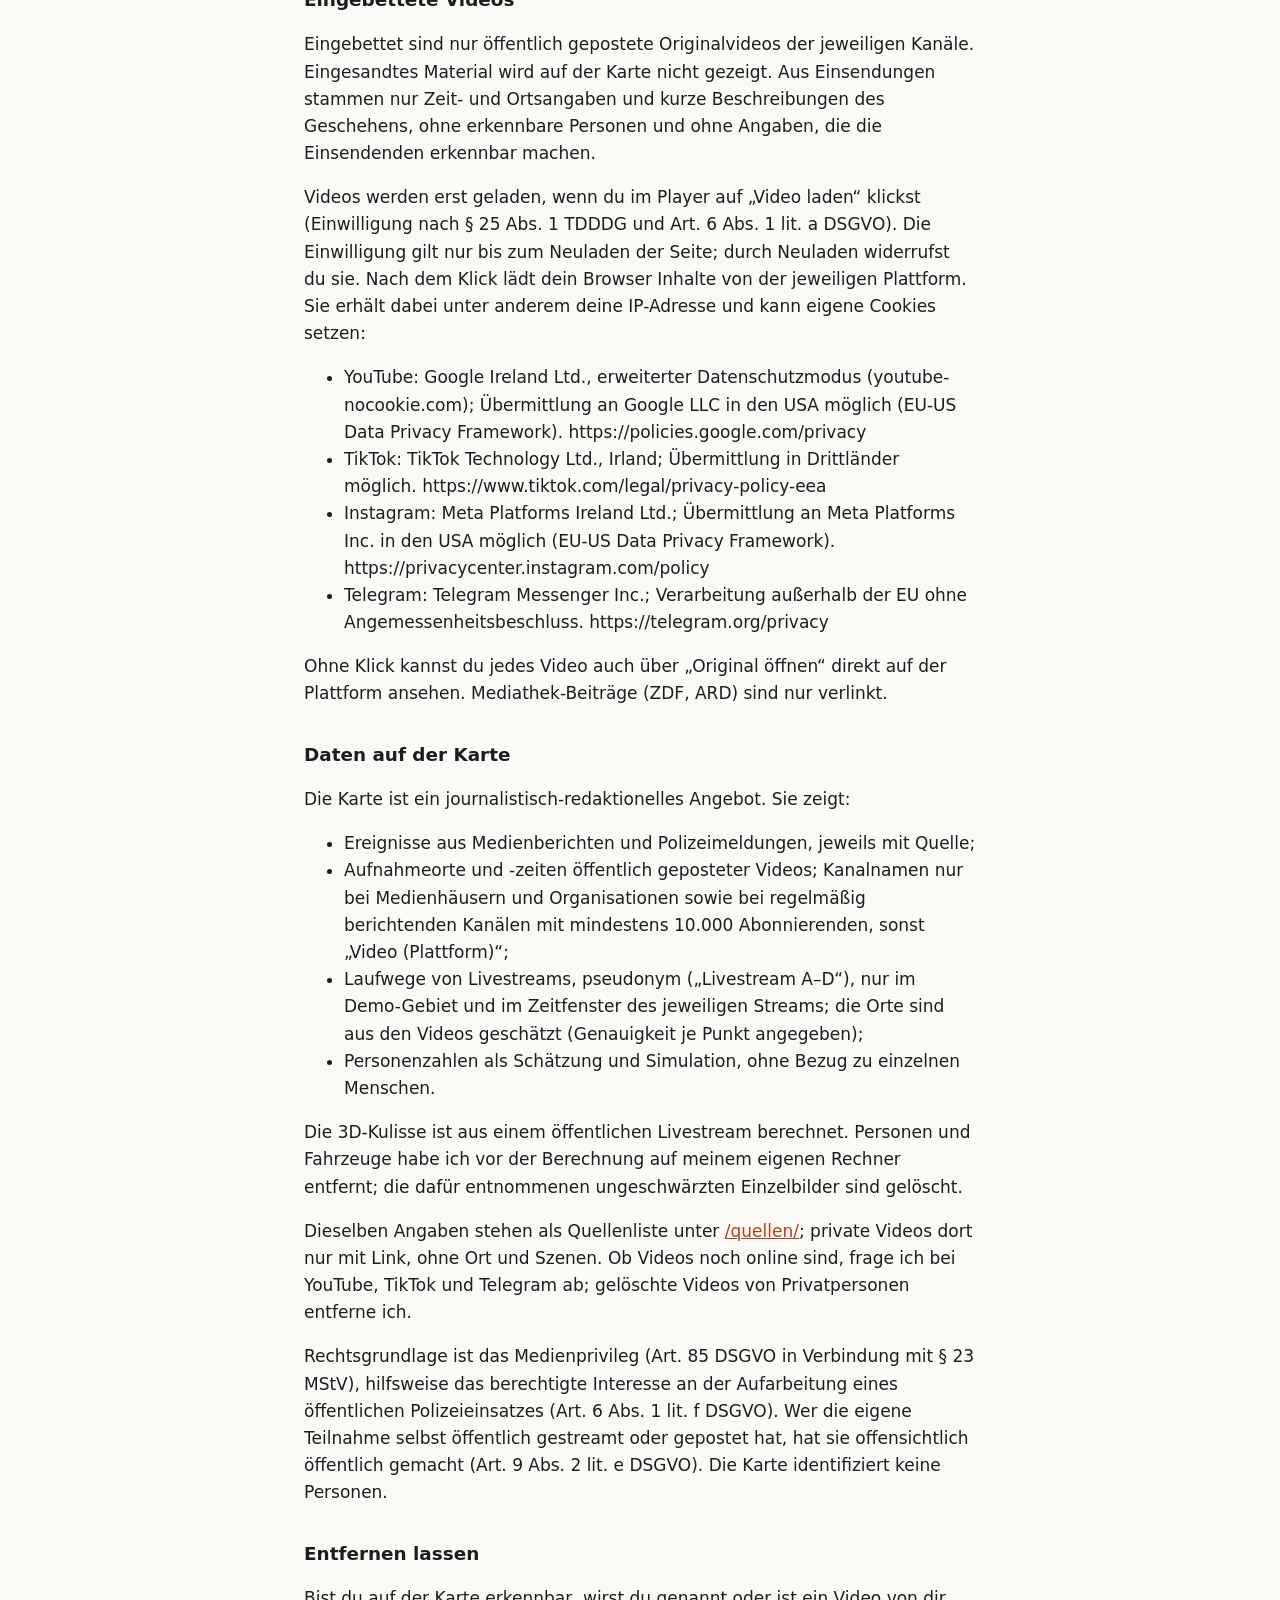
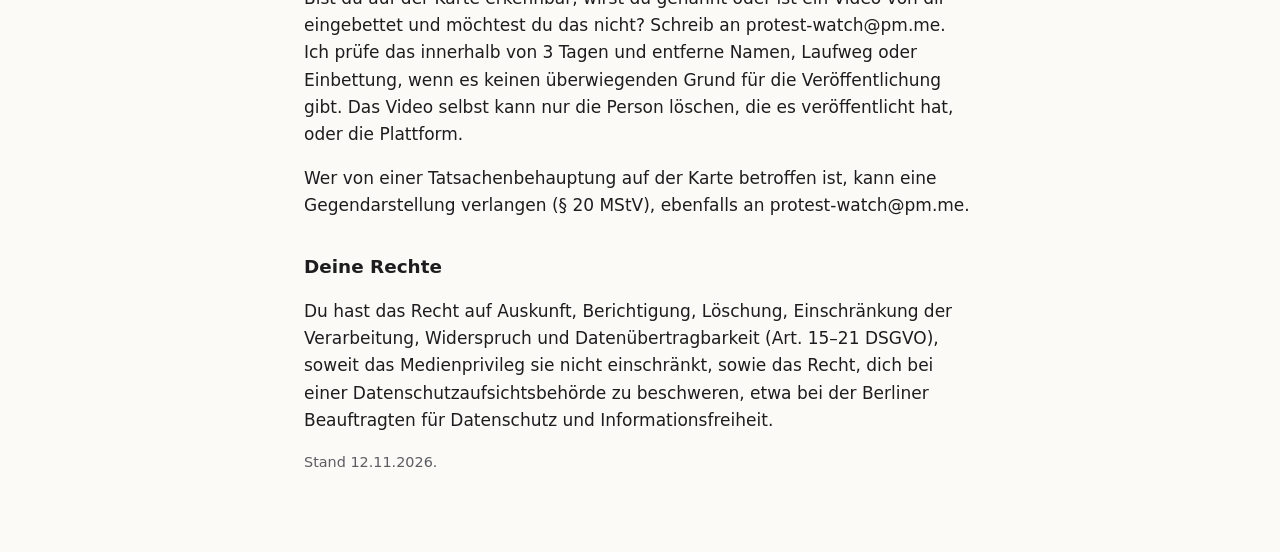
<file: seite/datenschutz.html>
<!doctype html>
<html lang="de">
<head>
<meta charset="utf-8">
<meta name="viewport" content="width=device-width, initial-scale=1">
<title>Impressum und Datenschutz – Protest-Watch</title>
<style>
  :root { --text: #1d1d1f; --leise: #5c5c63; --grund: #fbfaf7; --akzent: #b4421f; color-scheme: light dark; }
  @media (prefers-color-scheme: dark) { :root { --text: #ecebe8; --leise: #a4a3a0; --grund: #151517; --akzent: #f08a63; } }
  body { margin: 0; background: var(--grund); color: var(--text); font: 17px/1.6 system-ui, -apple-system, "Segoe UI", Roboto, sans-serif; }
  main { max-width: 42rem; margin: 0 auto; padding: 2.5rem 1.25rem 4rem; }
  h1 { font-size: 1.7rem; line-height: 1.2; } h2 { font-size: 1.15rem; margin-top: 2rem; }
  a { color: var(--akzent); } .klein { color: var(--leise); font-size: .9rem; }
  main, li, p { overflow-wrap: anywhere; }  /* lange Wörter und Adressen brechen auf dem Handy um */
</style>
</head>
<body>
<main>
<p><a href="/karte/">← zur Karte</a> · <a href="/">Startseite</a></p>
<h1>Impressum und Datenschutz</h1>

<h2 id="impressum">Impressum</h2>
<p>Anbieter und verantwortlich für den Inhalt nach § 18 Abs. 2 MStV:<br>
David Oswalt, c/o Bürogemeinschaft AP5, Apostel-Paulus-Straße 5, 10823 Berlin<br>
E-Mail: protest-watch@pm.me</p>

<h2>Kontakt per E-Mail</h2>
<p>Wenn du an protest-watch@pm.me schreibst, verarbeitet Proton AG (Schweiz) die Mail in meinem Auftrag; die Schweiz hat
einen Angemessenheitsbeschluss der EU. Ich nutze die Mail nur für dein Anliegen und lösche sie, wenn es erledigt ist
(Art. 6 Abs. 1 lit. b bzw. f DSGVO).</p>

<h2>Kurz gesagt</h2>
<p>Die Karte setzt keine Cookies, hat kein Tracking und lädt kein Statistik-Skript. Der Server speichert keine
Zugriffsprotokolle, sondern zählt nur anonym mit (Tagessummen, siehe unten). Alles, was die Karte zum Anzeigen braucht, kommt von diesem Server. Daten an Dritte gehen nur, wenn du
ein eingebettetes Video per Klick lädst oder beim Einzeichnen die Auswertung mit KI wählst.</p>

<h2>Hosting</h2>
<p>Die Seite liegt auf einem Server von netcup in Deutschland. Beim Aufruf verarbeitet der Server technisch
notwendig deine IP-Adresse, um die Dateien auszuliefern (Art. 6 Abs. 1 lit. f DSGVO). Zugriffsprotokolle mit
IP-Adressen werden nicht gespeichert. Die Programmbibliothek CesiumJS liegt ebenfalls auf diesem Server.</p>

<h2>Besuchszählung</h2>
<p>Damit ich weiß, wie viele Menschen die Karte nutzen, zählt der Server Aufrufe der Seiten, ohne Skript und ohne
Cookies; auf deinem Gerät wird nichts gelesen oder gespeichert. Gespeichert werden nur Tagessummen: Aufrufe je Seite,
die ungefähre Zahl verschiedener Besuchender und die Domain der Seite, von der du kamst (zum Beispiel
„reddit.com“, nie die genaue Adresse). Um Besuchende zu unterscheiden, bildet der Server aus IP-Adresse,
Browserkennung und einem täglich neuen Zufallswert eine Prüfsumme. Zufallswert und Prüfsummen liegen nur im
Arbeitsspeicher und werden spätestens um Mitternacht (deutsche Zeit) gelöscht; die IP-Adresse wird nicht gespeichert.
Herkunfts-Domains, von denen an einem Tag nur wenige Besuche kommen, werden zu „andere“ zusammengefasst. Aus den
Tagessummen lässt sich niemand bestimmen. Rechtsgrundlage ist das berechtigte Interesse an einer
Reichweitenmessung (Art. 6 Abs. 1 lit. f DSGVO). Zusätzlich gibt es die Auswertung mit Umami
(nächster Abschnitt).</p>
<h2>Reichweitenmessung mit Umami</h2>
<p>Zusätzlich werte ich die Seitenaufrufe mit Umami aus, einer quelloffenen Software, die ich auf meinem zweiten
Server bei netcup in Deutschland betreibe. Dafür wird kein Skript in deinem Browser ausgeführt, es werden keine
Cookies gesetzt und nichts auf deinem Gerät gespeichert oder ausgelesen. Bei jedem Aufruf einer Seite gibt dieser
Server die Angaben, die dein Browser ohnehin mitschickt, über eine verschlüsselte Verbindung an Umami weiter: die
Seitenadresse ohne alles nach „?“ oder „#“, die Domain der Herkunftsseite, die Browserkennung (daraus Browser,
Betriebssystem und Gerätetyp) und deine IP-Adresse. Aus der IP-Adresse bestimmt Umami das Land; die IP-Adresse selbst
wird nicht gespeichert. Um Besuche zu unterscheiden, bildet Umami aus IP-Adresse, Browserkennung und einem
Zufallswert, der jeden Monat neu gebildet wird, eine Prüfsumme. Dadurch wird derselbe Browser innerhalb eines
Kalendermonats wiedererkannt, danach nicht mehr; die IP-Adresse lässt sich daraus nicht zurückrechnen. Die Seiten zum
Einsenden und Vorschlagen werden nicht gemessen; auf der Karte wird nur ihr Aufruf gezählt, nicht, ob du dort
etwas einzeichnest. Die Daten gehen an niemanden sonst; ich lösche sie nach
spätestens 12 Monaten. Rechtsgrundlage ist mein berechtigtes Interesse, die Reichweite dieses Angebots zu kennen
(Art. 6 Abs. 1 lit. f DSGVO). Du kannst dem widersprechen (Art. 21 DSGVO); da ich dich nicht identifizieren kann,
nenne mir dazu bitte Zeitpunkt und aufgerufene Seiten, oder schreibe an protest-watch@pm.me.</p>

<h2>Einzeichnen (Info-Modus)</h2>
<p>Über „✎ Einzeichnen“ kannst du nachträglich Fahrzeuge, Gruppen oder Zonen vom 31.10.2026 einsenden. Dein Browser
übermittelt die Einträge (Art, Position, Uhrzeit, Anzahl, Notizen) und deine Wahl der Auswertung an diesen Server. Dort
werden sie sofort verschlüsselt; entschlüsseln kann sie nur ich auf meinem eigenen Rechner. Deine IP-Adresse wird nicht
gespeichert. Gegen Spam zählt der Server Einsendungen pro Stunde über eine Prüfsumme, die nur im Arbeitsspeicher liegt und
stündlich neu gebildet wird. Der Eingang wird nur auf die Stunde genau festgehalten.</p>
<p>Nichts davon erscheint automatisch auf der Karte. Ich prüfe jede Einsendung und übernehme höchstens daraus abgeleitete,
zusammengefasste Schätzungen ohne Angaben zu dir; kleine Gruppen zeige ich nicht einzeln. Solche Schätzungen sind nicht
überprüft.</p>
<p>Hast du „mit KI-Unterstützung“ gewählt, lese ich deine Notizen zuerst selbst, entferne Angaben zu anderen Personen und
werte die Einträge dann mit dem KI-Dienst Claude aus. Empfänger ist die Anthropic Ireland, Limited, die die Daten
eigenständig verantwortet, nicht in meinem Auftrag, und an die Anthropic PBC in den USA weitergibt
(Standardvertragsklauseln bzw. EU-US Data Privacy Framework). Die Nutzung für das Training von KI-Modellen habe ich
abgeschaltet; die Chats lösche ich nach der Auswertung.</p>
<p>Rechtsgrundlage ist deine ausdrückliche Einwilligung (Art. 6 Abs. 1 lit. a und Art. 9 Abs. 2 lit. a DSGVO), auch soweit
deine Angaben zeigen, dass du an der Demo teilgenommen hast. Du kannst sie jederzeit per Mail an protest-watch@pm.me
widerrufen; nenne dazu deinen Einsendecode. Ohne Code kann ich deine Einsendung nicht zuordnen (Art. 11 Abs. 2 DSGVO).
Nach dem Widerruf lösche ich die Einsendung; bereits veröffentlichte, zusammengefasste Schätzungen bleiben.</p>
<p>Erwähnst du andere Personen, verarbeite ich diese Angaben nur, soweit sie für die Rekonstruktion nötig sind, und lösche
sie sonst. Ich lösche Einsendungen, sobald sie ausgewertet sind, spätestens 12 Monate nach Eingang. Auf eine gesetzliche
Anordnung hin müsste ich Einsendungen herausgeben.</p>

<h2 id="vorschlagen">Demo vorschlagen</h2>
<p>Über „Demo vorschlagen“ kannst du eine vergangene oder geplante Demo melden, die ich dokumentieren soll. Bitte nur Demos,
zu denen öffentlich aufgerufen wird oder wurde. Dein Browser übermittelt Datum, Uhrzeit, Stadt, Ort, Anlass, aufrufende
Organisationen, Links, Notiz und deine Wahl der Auswertung an diesen Server. Dort werden die Angaben sofort verschlüsselt;
entschlüsseln kann sie nur ich auf meinem eigenen Rechner. Deine IP-Adresse wird nicht gespeichert; gegen Spam gilt dasselbe
wie beim Einzeichnen. Der Eingang wird nur auf die Stunde genau festgehalten. Du bekommst einen Einsendecode für den
Widerruf.</p>
<p>Geplante Demos dokumentiere ich erst danach, nie live. Vor dem Demo-Tag veröffentliche ich nichts dazu, gebe nichts weiter
und werte nichts mit KI aus. Eine Liste geplanter Vorschläge gibt es nicht öffentlich. Veröffentlicht werden höchstens
Angaben zur Demo selbst, nie zu dir. Links nutze ich zur Recherche und nenne sie als Quelle nur nach den Regeln unter
„Daten auf der Karte“.</p>
<p>Bei „mit KI-Unterstützung“ gilt dasselbe wie beim Einzeichnen (Anthropic Ireland, Limited, eigenständig verantwortlich,
Weitergabe an Anthropic PBC in den USA; Notizen lese ich vorher selbst).</p>
<p>Rechtsgrundlage ist deine ausdrückliche Einwilligung (Art. 6 Abs. 1 lit. a und Art. 9 Abs. 2 lit. a DSGVO), auch soweit
dein Vorschlag zeigt, dass du an der Demo teilgenommen hast oder teilnehmen willst. Widerruf jederzeit mit Einsendecode an
protest-watch@pm.me; ohne Code kann ich deinen Vorschlag nicht zuordnen (Art. 11 Abs. 2 DSGVO). Nach dem Widerruf lösche ich
den Vorschlag. Eine schon veröffentlichte Dokumentation der Demo bleibt, weil sie auf öffentlichen Quellen beruht.</p>
<p>Erwähnst du andere Personen, verarbeite ich diese Angaben nur, soweit sie für die Dokumentation nötig sind, und lösche sie
sonst. Vorschläge lösche ich, sobald sie erledigt sind; nicht umgesetzte Vorschläge zu geplanten Demos spätestens 4 Wochen nach
dem Demo-Tag, alle anderen spätestens 12 Monate nach Eingang. Auf eine gesetzliche Anordnung hin müsste ich Vorschläge
herausgeben.</p>

<h2 id="github">Hinweise über GitHub</h2>
<p>Hinweise auf öffentliches Material und Korrekturen kannst du auch als Issue im öffentlichen Repository auf GitHub
schreiben. GitHub wird betrieben von GitHub, Inc. (USA), die für dein Konto und die Plattform eigenständig verantwortlich
ist; es gilt deren Datenschutzerklärung (https://docs.github.com/site-policy/privacy-policies/github-general-privacy-statement).
Übermittlungen in die USA stützt GitHub auf das EU-US Data Privacy Framework bzw. Standardvertragsklauseln. Dein Beitrag ist
für alle sichtbar, mit deinem Konto verknüpft und kann von Dritten kopiert und archiviert werden. Ich nutze die Hinweise für
die Karte (Art. 6 Abs. 1 lit. f DSGVO; Angaben zu deiner Teilnahme hast du selbst öffentlich gemacht, Art. 9 Abs. 2 lit. e
DSGVO). Beiträge mit Angaben zu anderen Personen lösche ich, in der Regel innerhalb von 24 Stunden. Deinen Text kannst du
selbst bearbeiten; löschen kann ein Issue nur ich, schreib mir dazu an protest-watch@pm.me. Kopien, die Dritte bereits
angelegt haben, kann ich nicht entfernen.</p>

<h2>Hintergrundkarte</h2>
<p>Die Straßenkarte stammt von OpenStreetMap (© OpenStreetMap-Mitwirkende, ODbL). Dein Browser lädt die
Kartenkacheln von diesem Server, nicht von OpenStreetMap. Der Server holt fehlende Kacheln selbst bei der
OpenStreetMap Foundation und speichert sie zwischen; dabei wird deine IP-Adresse nicht weitergegeben.</p>

<h2>Eingebettete Videos</h2>
<p>Eingebettet sind nur öffentlich gepostete Originalvideos der jeweiligen Kanäle. Eingesandtes Material wird auf der Karte nicht gezeigt. Aus Einsendungen stammen nur Zeit- und Ortsangaben und kurze Beschreibungen des Geschehens, ohne erkennbare Personen und ohne Angaben, die die Einsendenden erkennbar machen.</p>
<p>Videos werden erst geladen, wenn du im Player auf „Video laden“ klickst (Einwilligung nach § 25 Abs. 1 TDDDG
und Art. 6 Abs. 1 lit. a DSGVO). Die Einwilligung gilt nur bis zum Neuladen der Seite; durch Neuladen widerrufst
du sie. Nach dem Klick lädt dein Browser Inhalte von der jeweiligen Plattform. Sie erhält dabei unter anderem
deine IP-Adresse und kann eigene Cookies setzen:</p>
<ul>
  <li>YouTube: Google Ireland Ltd., erweiterter Datenschutzmodus (youtube-nocookie.com); Übermittlung an Google LLC
    in den USA möglich (EU-US Data Privacy Framework). https://policies.google.com/privacy</li>
  <li>TikTok: TikTok Technology Ltd., Irland; Übermittlung in Drittländer möglich.
    https://www.tiktok.com/legal/privacy-policy-eea</li>
  <li>Instagram: Meta Platforms Ireland Ltd.; Übermittlung an Meta Platforms Inc. in den USA möglich
    (EU-US Data Privacy Framework). https://privacycenter.instagram.com/policy</li>
  <li>Telegram: Telegram Messenger Inc.; Verarbeitung außerhalb der EU ohne Angemessenheitsbeschluss.
    https://telegram.org/privacy</li>
</ul>
<p>Ohne Klick kannst du jedes Video auch über „Original öffnen“ direkt auf der Plattform ansehen.
Mediathek-Beiträge (ZDF, ARD) sind nur verlinkt.</p>

<h2>Daten auf der Karte</h2>
<p>Die Karte ist ein journalistisch-redaktionelles Angebot. Sie zeigt:</p>
<ul>
  <li>Ereignisse aus Medienberichten und Polizeimeldungen, jeweils mit Quelle;</li>
  <li>Aufnahmeorte und -zeiten öffentlich geposteter Videos; Kanalnamen nur bei Medienhäusern und Organisationen
    sowie bei regelmäßig berichtenden Kanälen mit mindestens 10.000 Abonnierenden, sonst „Video (Plattform)“;</li>
  <li>Laufwege von Livestreams, pseudonym („Livestream A–D“), nur im Demo-Gebiet und im Zeitfenster des jeweiligen
    Streams; die Orte sind aus den Videos geschätzt (Genauigkeit je Punkt angegeben);</li>
  <li>Personenzahlen als Schätzung und Simulation, ohne Bezug zu einzelnen Menschen.</li>
</ul>
<p>Die 3D-Kulisse ist aus einem öffentlichen Livestream berechnet. Personen und Fahrzeuge habe ich vor der
Berechnung auf meinem eigenen Rechner entfernt; die dafür entnommenen ungeschwärzten Einzelbilder sind gelöscht.</p>
<p>Dieselben Angaben stehen als Quellenliste unter <a href="/quellen/">/quellen/</a>; private Videos dort nur
mit Link, ohne Ort und Szenen. Ob Videos noch online sind, frage ich bei YouTube, TikTok und Telegram ab; gelöschte Videos von
Privatpersonen entferne ich.</p>
<p>Rechtsgrundlage ist das Medienprivileg (Art. 85 DSGVO in Verbindung mit § 23 MStV), hilfsweise das
berechtigte Interesse an der Aufarbeitung eines öffentlichen Polizeieinsatzes (Art. 6 Abs. 1 lit. f DSGVO). Wer
die eigene Teilnahme selbst öffentlich gestreamt oder gepostet hat, hat sie offensichtlich öffentlich gemacht
(Art. 9 Abs. 2 lit. e DSGVO). Die Karte identifiziert keine Personen.</p>

<h2>Entfernen lassen</h2>
<p>Bist du auf der Karte erkennbar, wirst du genannt oder ist ein Video von dir eingebettet und möchtest du das
nicht? Schreib an protest-watch@pm.me. Ich prüfe das innerhalb von 3 Tagen und entferne Namen, Laufweg oder
Einbettung, wenn es keinen überwiegenden Grund für die Veröffentlichung gibt. Das Video selbst kann nur die
Person löschen, die es veröffentlicht hat, oder die Plattform.</p>
<p>Wer von einer Tatsachenbehauptung auf der Karte betroffen ist, kann eine Gegendarstellung verlangen
(§ 20 MStV), ebenfalls an protest-watch@pm.me.</p>

<h2>Deine Rechte</h2>
<p>Du hast das Recht auf Auskunft, Berichtigung, Löschung, Einschränkung der Verarbeitung, Widerspruch und
Datenübertragbarkeit (Art. 15–21 DSGVO), soweit das Medienprivileg sie nicht einschränkt, sowie das Recht, dich
bei einer Datenschutzaufsichtsbehörde zu beschweren, etwa bei der Berliner Beauftragten für Datenschutz und
Informationsfreiheit.</p>

<p class="klein">Stand 12.11.2026.</p>
</main>
</body>
</html>
</file>
<file: seite/quellen/stil.css>
/* Quellenbibliothek, gleiche Farben wie die Startseite */
:root { --text: #1d1d1f; --leise: #5c5c63; --grund: #fbfaf7; --karte: #ffffff; --linie: #e4e1da;
        --akzent: #b4421f; --marke: #f3efe6; color-scheme: light dark; }
@media (prefers-color-scheme: dark) {
  :root { --text: #ecebe8; --leise: #a4a3a0; --grund: #151517; --karte: #1e1e21; --linie: #333338;
          --akzent: #f08a63; --marke: #2a2925; }
}
* { box-sizing: border-box; }
body { margin: 0; background: var(--grund); color: var(--text);
       font: 16px/1.55 system-ui, -apple-system, "Segoe UI", Roboto, sans-serif; }
main { max-width: 60rem; margin: 0 auto; padding: 2rem 1.25rem 3rem; }
h1 { font-size: 2rem; line-height: 1.15; margin: .3rem 0 .3rem; }
a { color: var(--akzent); }
.zurueck { margin: 0; font-size: .95rem; }
.unterzeile { color: var(--leise); margin: 0 0 .8rem; font-size: 1.05rem; }
.hinweis { font-size: .9rem; color: var(--leise); border-left: 4px solid var(--linie); padding-left: .8rem; }
.klein { font-size: .88rem; color: var(--leise); }
.intern { background: var(--marke); border: 1px dashed var(--akzent); border-radius: 8px; padding: .5rem .8rem; }

#filter { position: sticky; top: 0; z-index: 2; background: var(--grund); padding: .7rem 0 .5rem;
          border-bottom: 1px solid var(--linie); }
#suche { width: 100%; font: inherit; padding: .55rem .75rem; border: 1px solid var(--linie); border-radius: 8px;
         background: var(--karte); color: var(--text); }
.auswahl { display: flex; flex-wrap: wrap; gap: .4rem .9rem; margin-top: .5rem; font-size: .88rem; color: var(--leise); }
.auswahl label { display: flex; align-items: center; gap: .3rem; }
.auswahl select, .auswahl input[type=time] { font: inherit; color: var(--text); background: var(--karte);
                                              border: 1px solid var(--linie); border-radius: 6px; padding: .15rem .3rem; }

#liste { list-style: none; padding: 0; margin: .6rem 0; display: grid; gap: .6rem; }
.eintrag { scroll-margin-top: 10rem; background: var(--karte); border: 1px solid var(--linie); border-radius: 10px; padding: .75rem 1rem; }
.kopf { display: flex; flex-wrap: wrap; align-items: baseline; gap: .2rem .6rem; }
.kopf h2 { font-size: 1.02rem; margin: 0; flex: 1 1 18rem; overflow-wrap: anywhere; }
.art { font-size: .78rem; font-weight: 650; text-transform: uppercase; letter-spacing: .04em; color: var(--akzent); }
.meta { font-size: .88rem; color: var(--leise); margin: .2rem 0 0; }
.meta b { color: var(--text); font-weight: 600; }
.status-geloescht { text-decoration: line-through; }
.links { display: flex; flex-wrap: wrap; gap: .3rem .9rem; margin-top: .35rem; font-size: .92rem; }
details { margin-top: .4rem; font-size: .9rem; }
summary { cursor: pointer; color: var(--leise); }
details ul { margin: .3rem 0; padding-left: 1.1rem; }
details li { margin: .25rem 0; }
.sicher { font-size: .78rem; border: 1px solid var(--linie); border-radius: 4px; padding: 0 .3rem; white-space: nowrap; }
footer { margin-top: 2rem; border-top: 1px solid var(--linie); padding-top: .8rem; font-size: .9rem; color: var(--leise); }
</file>
